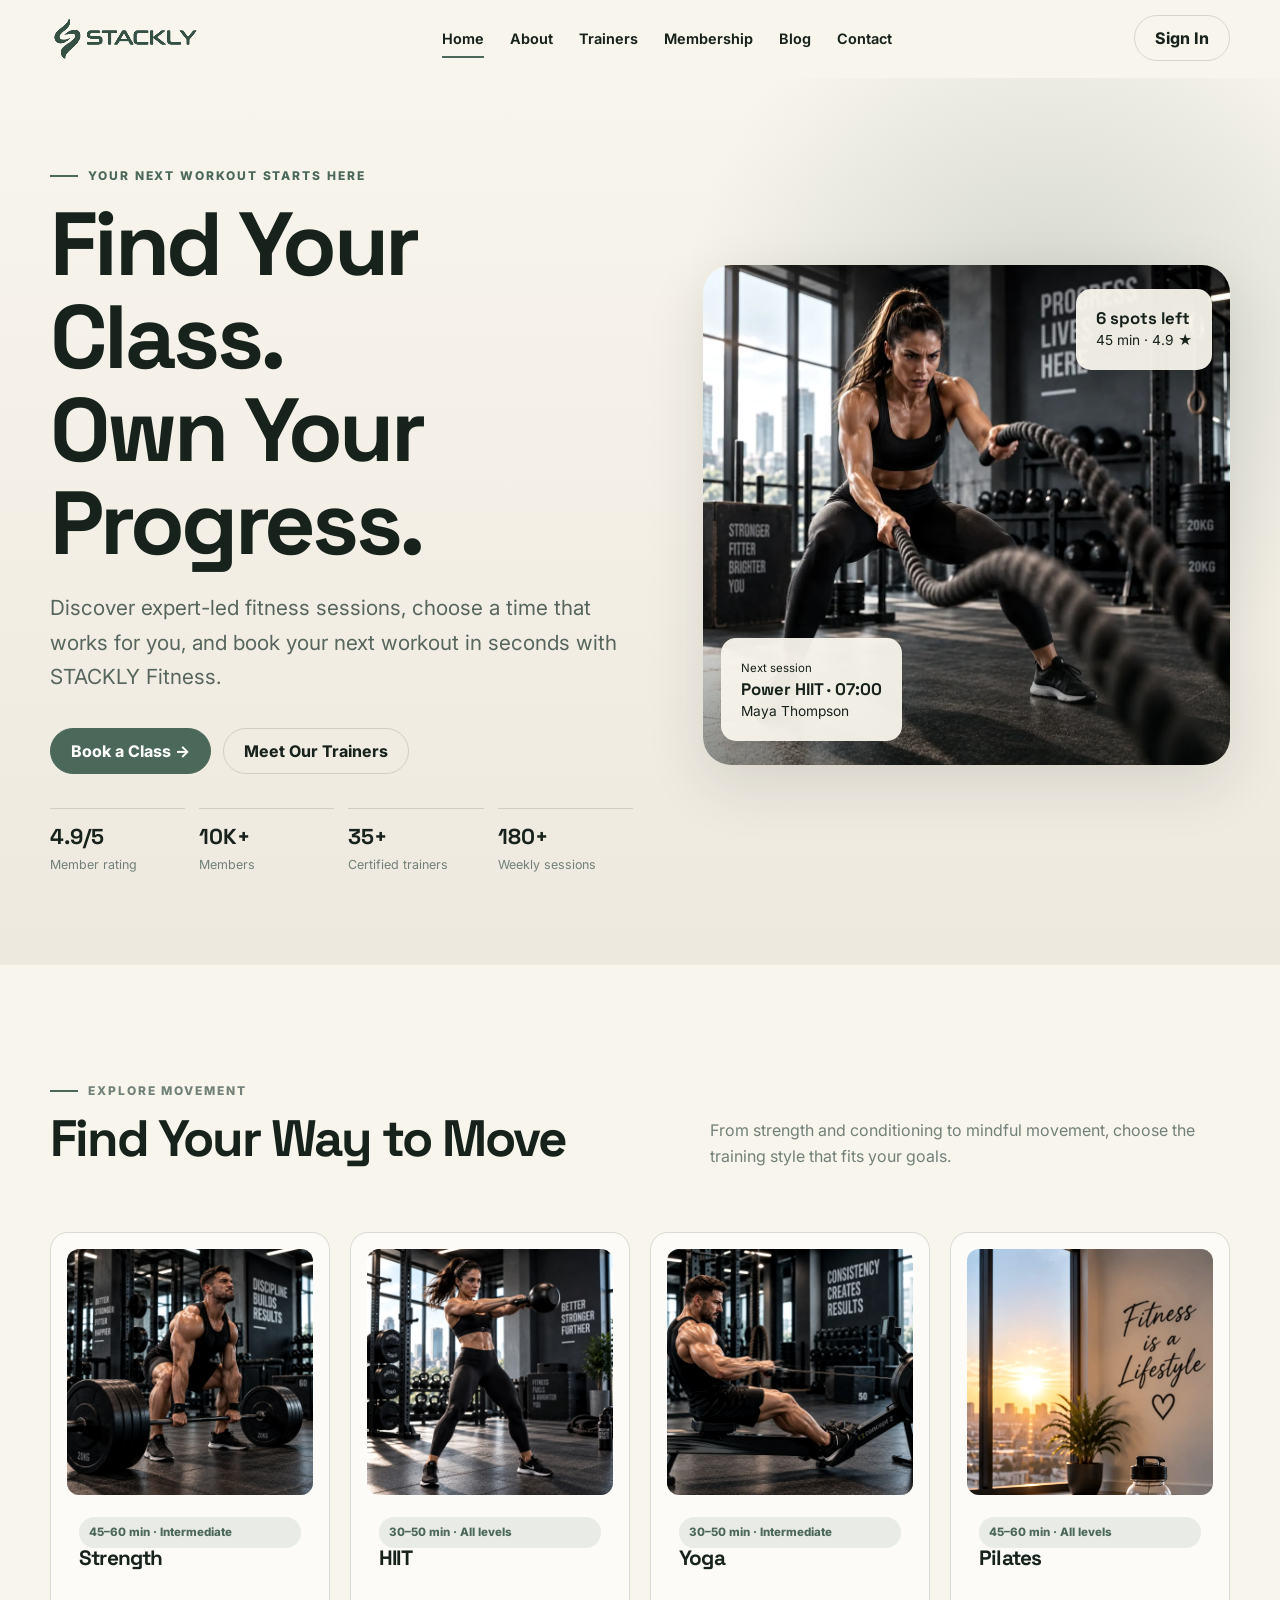
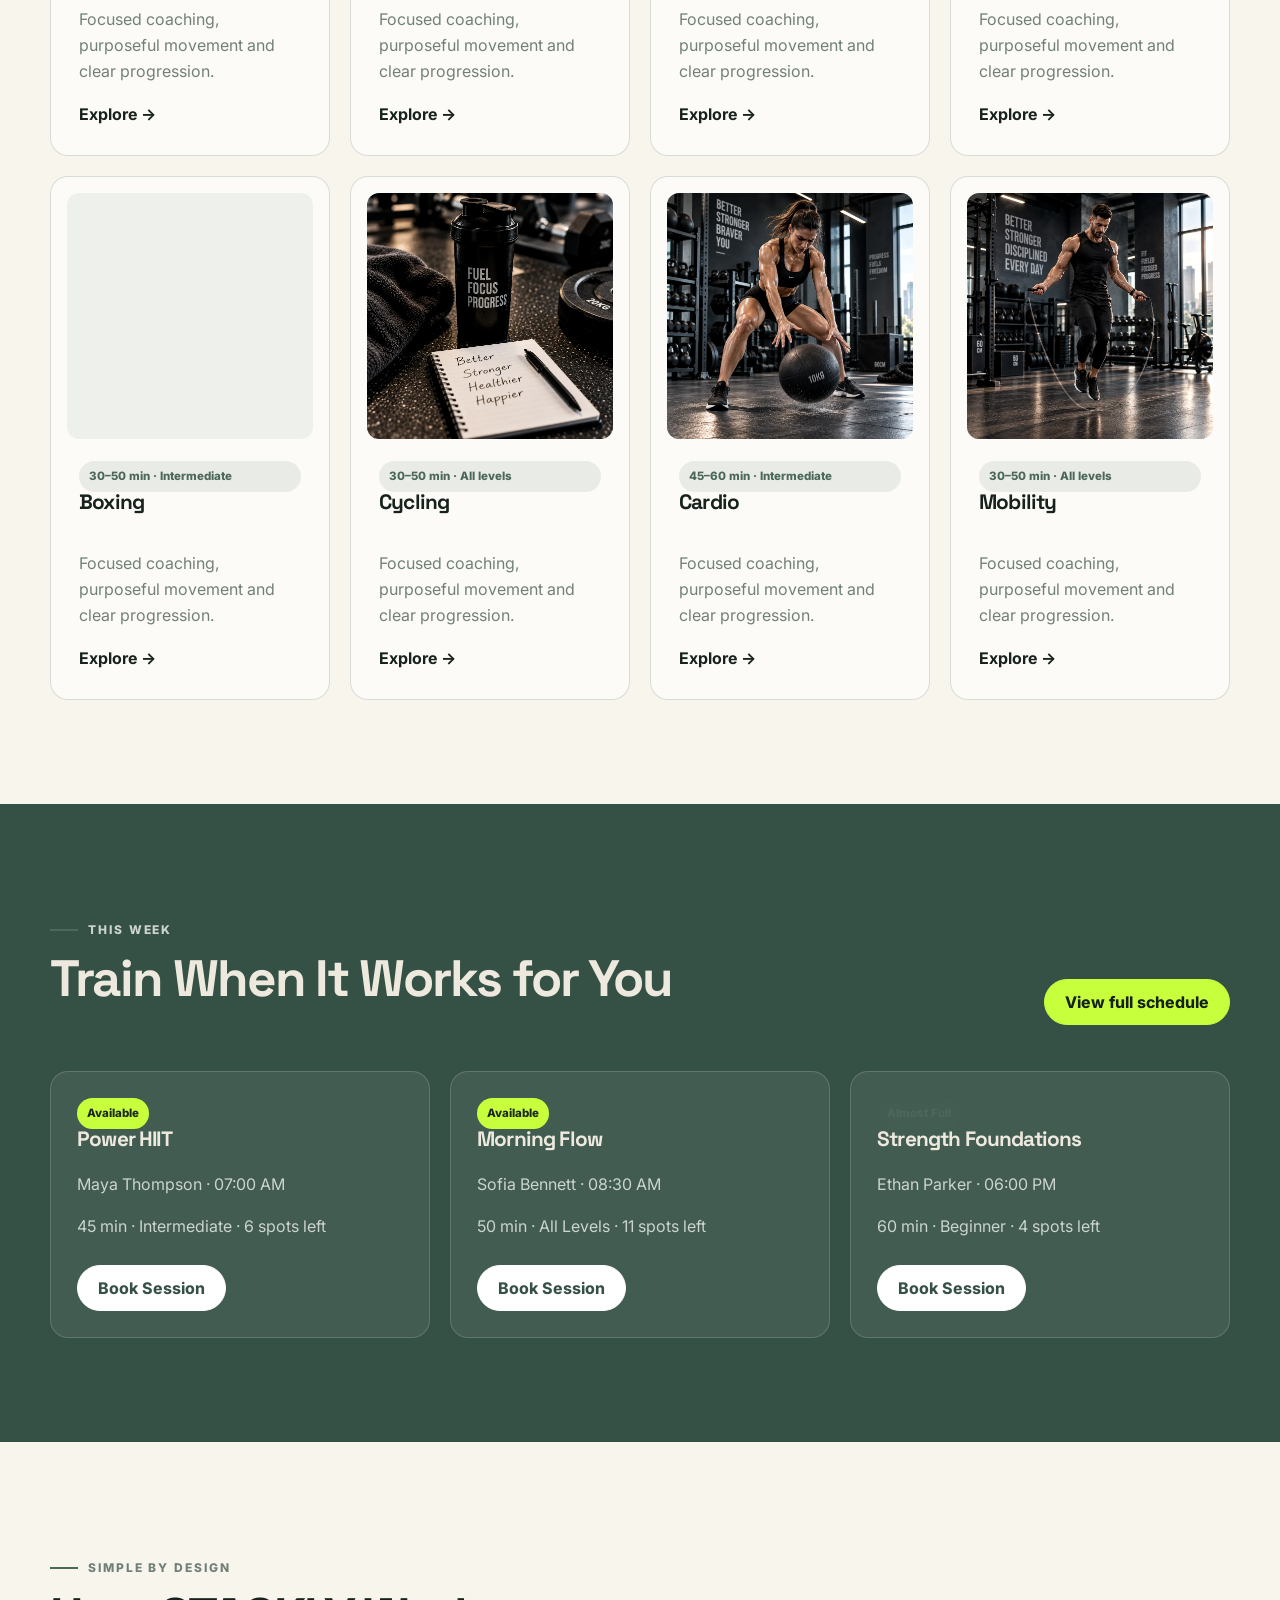
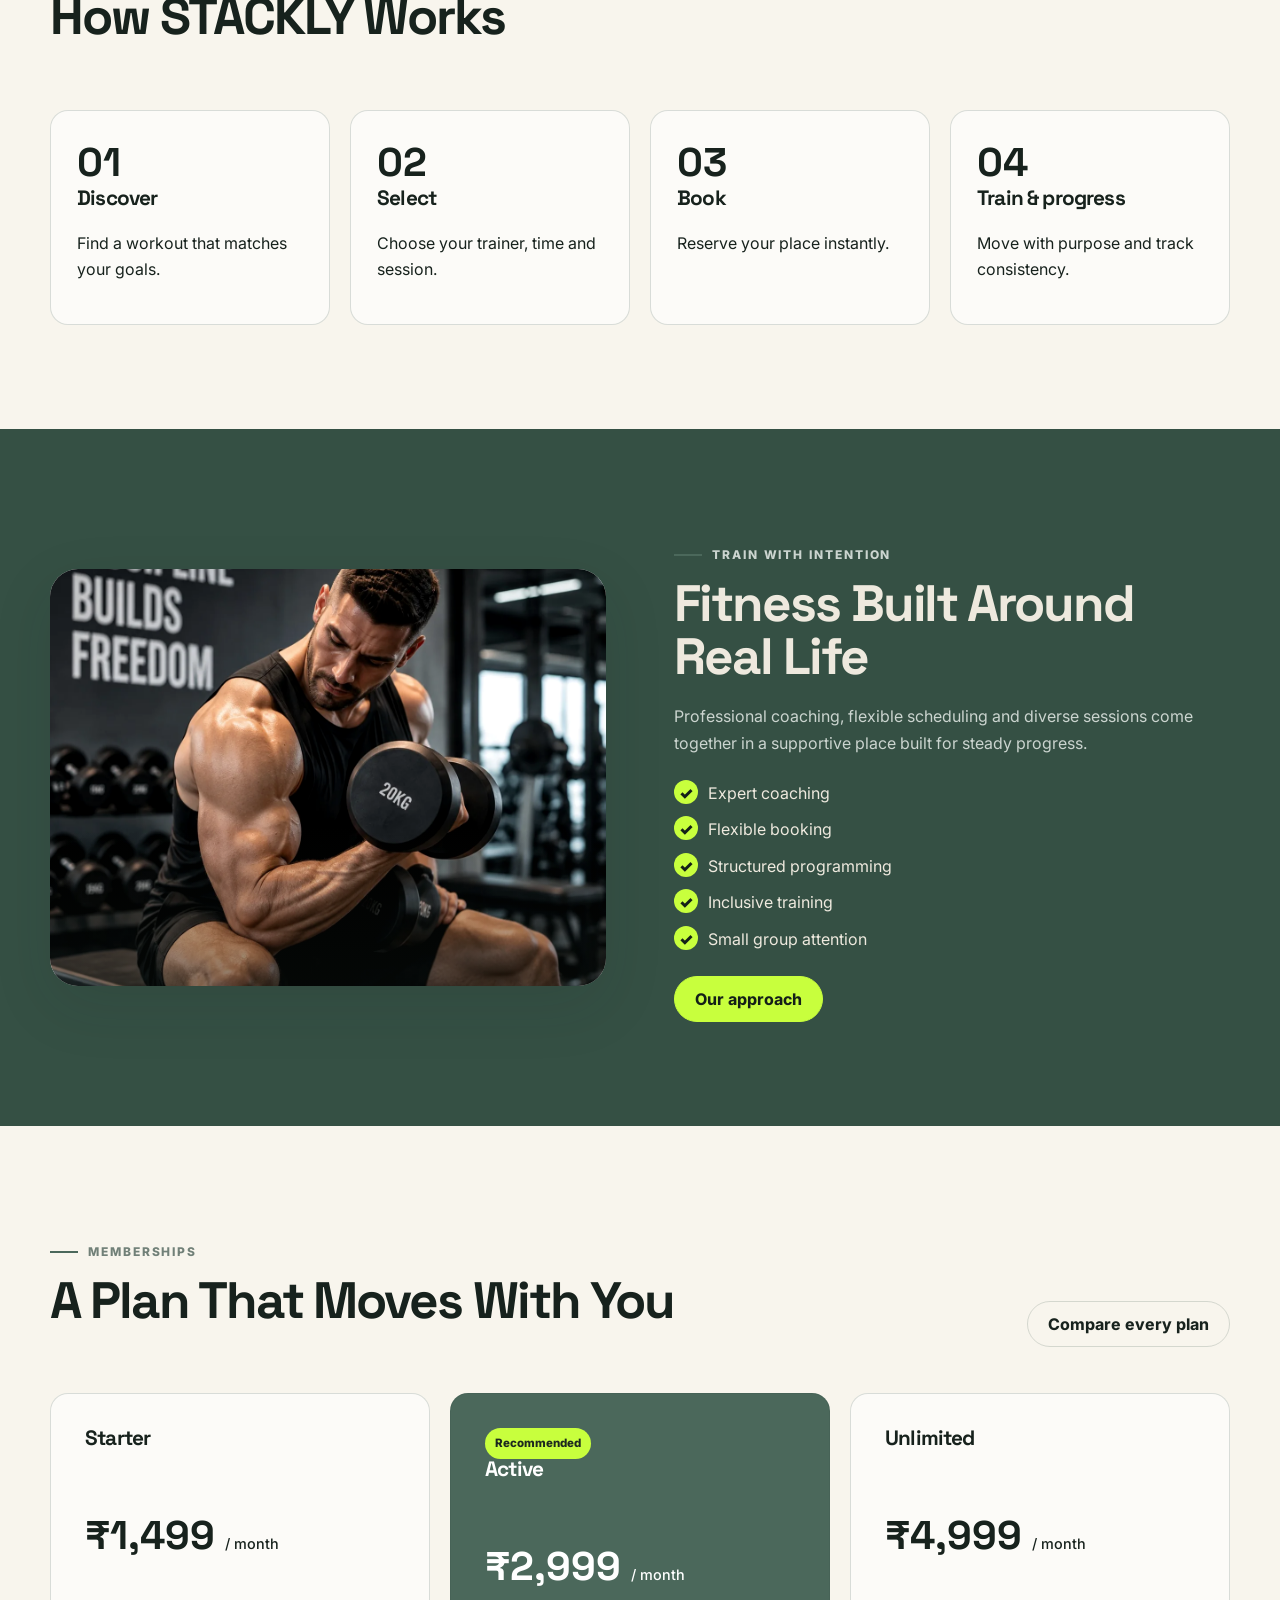
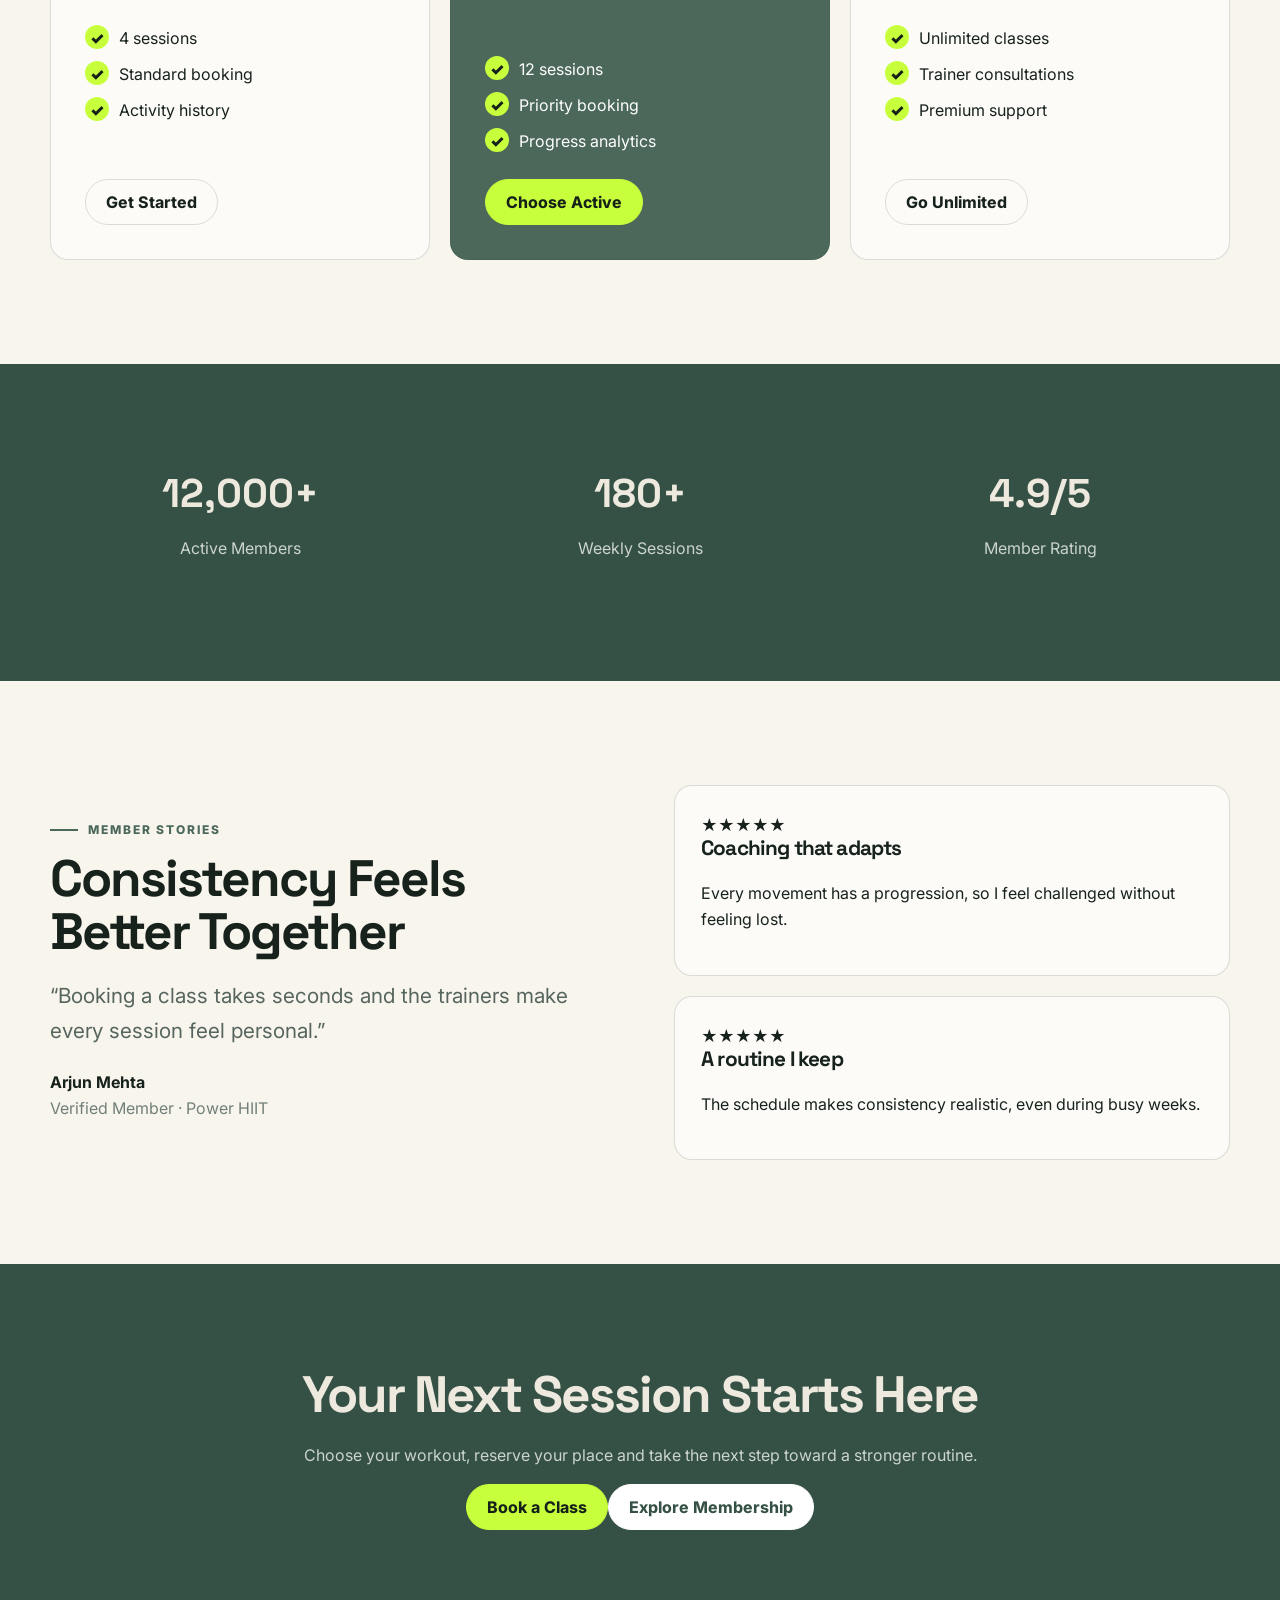
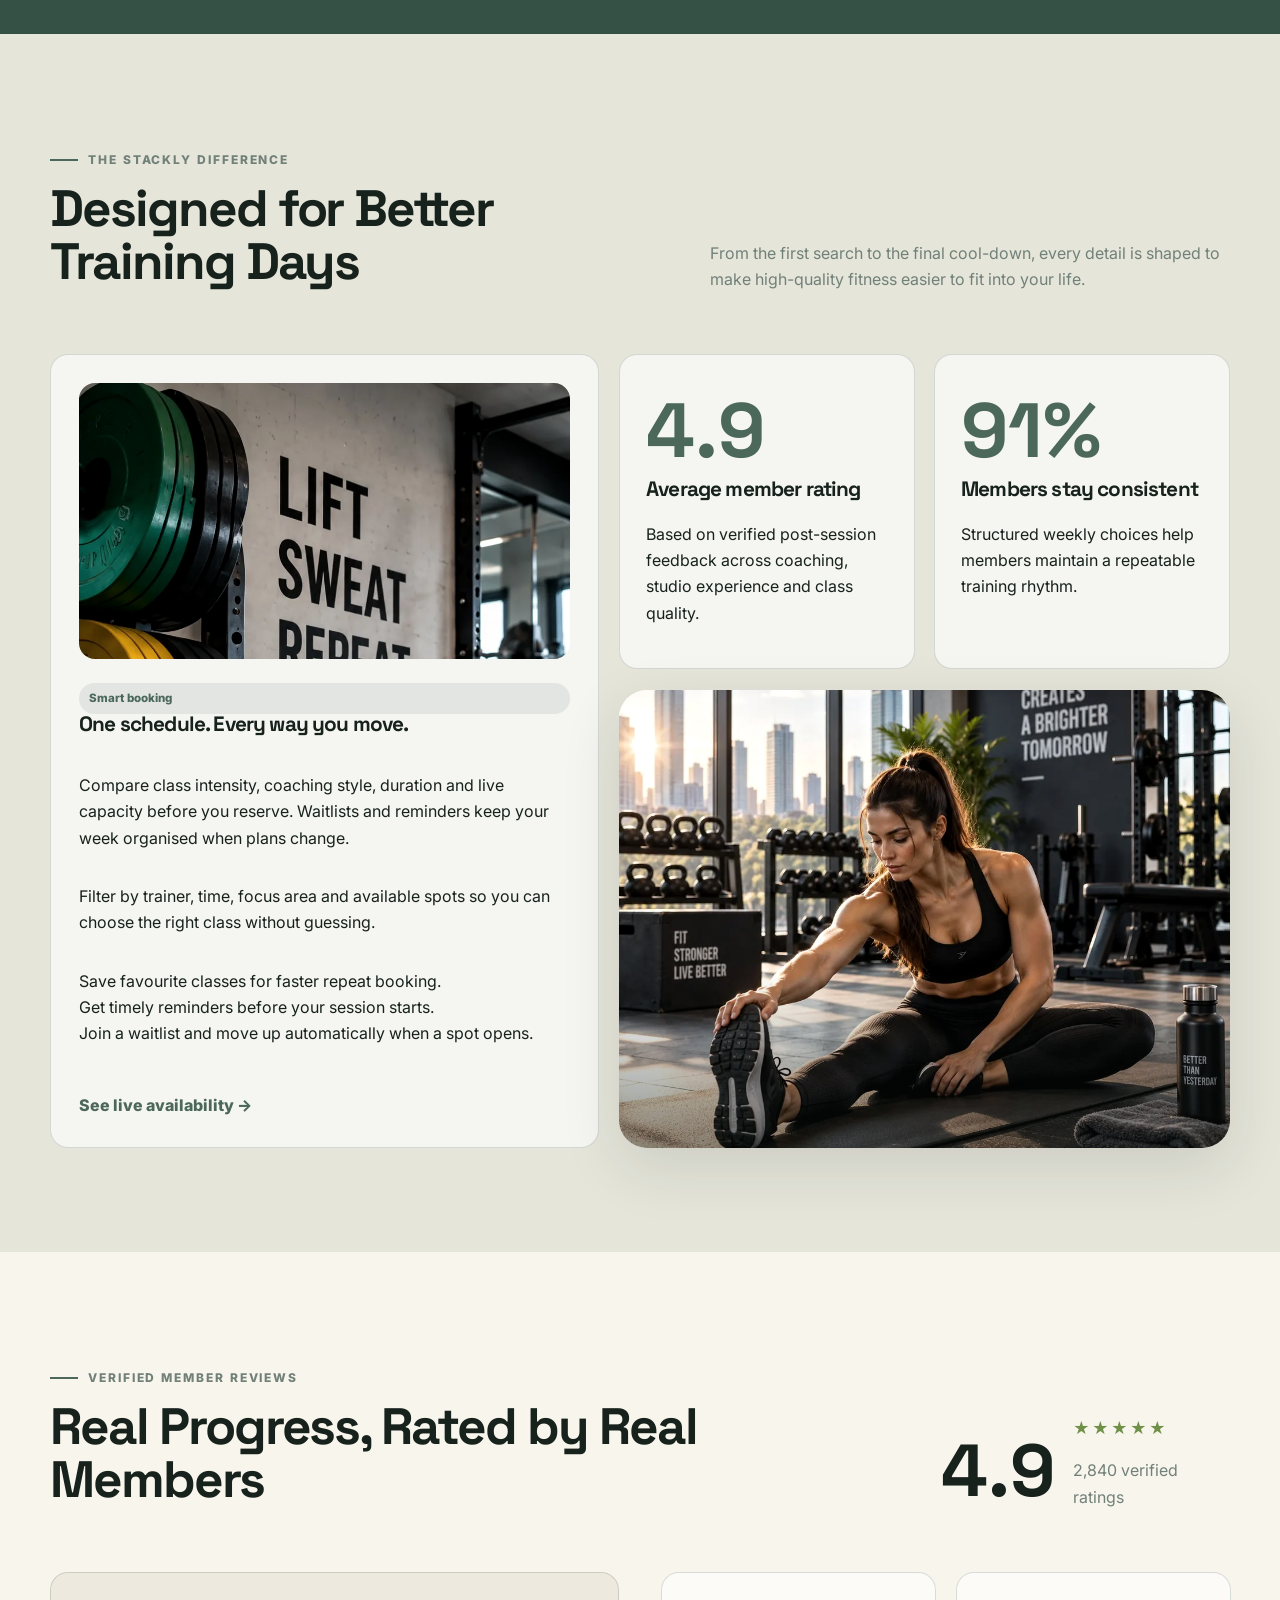
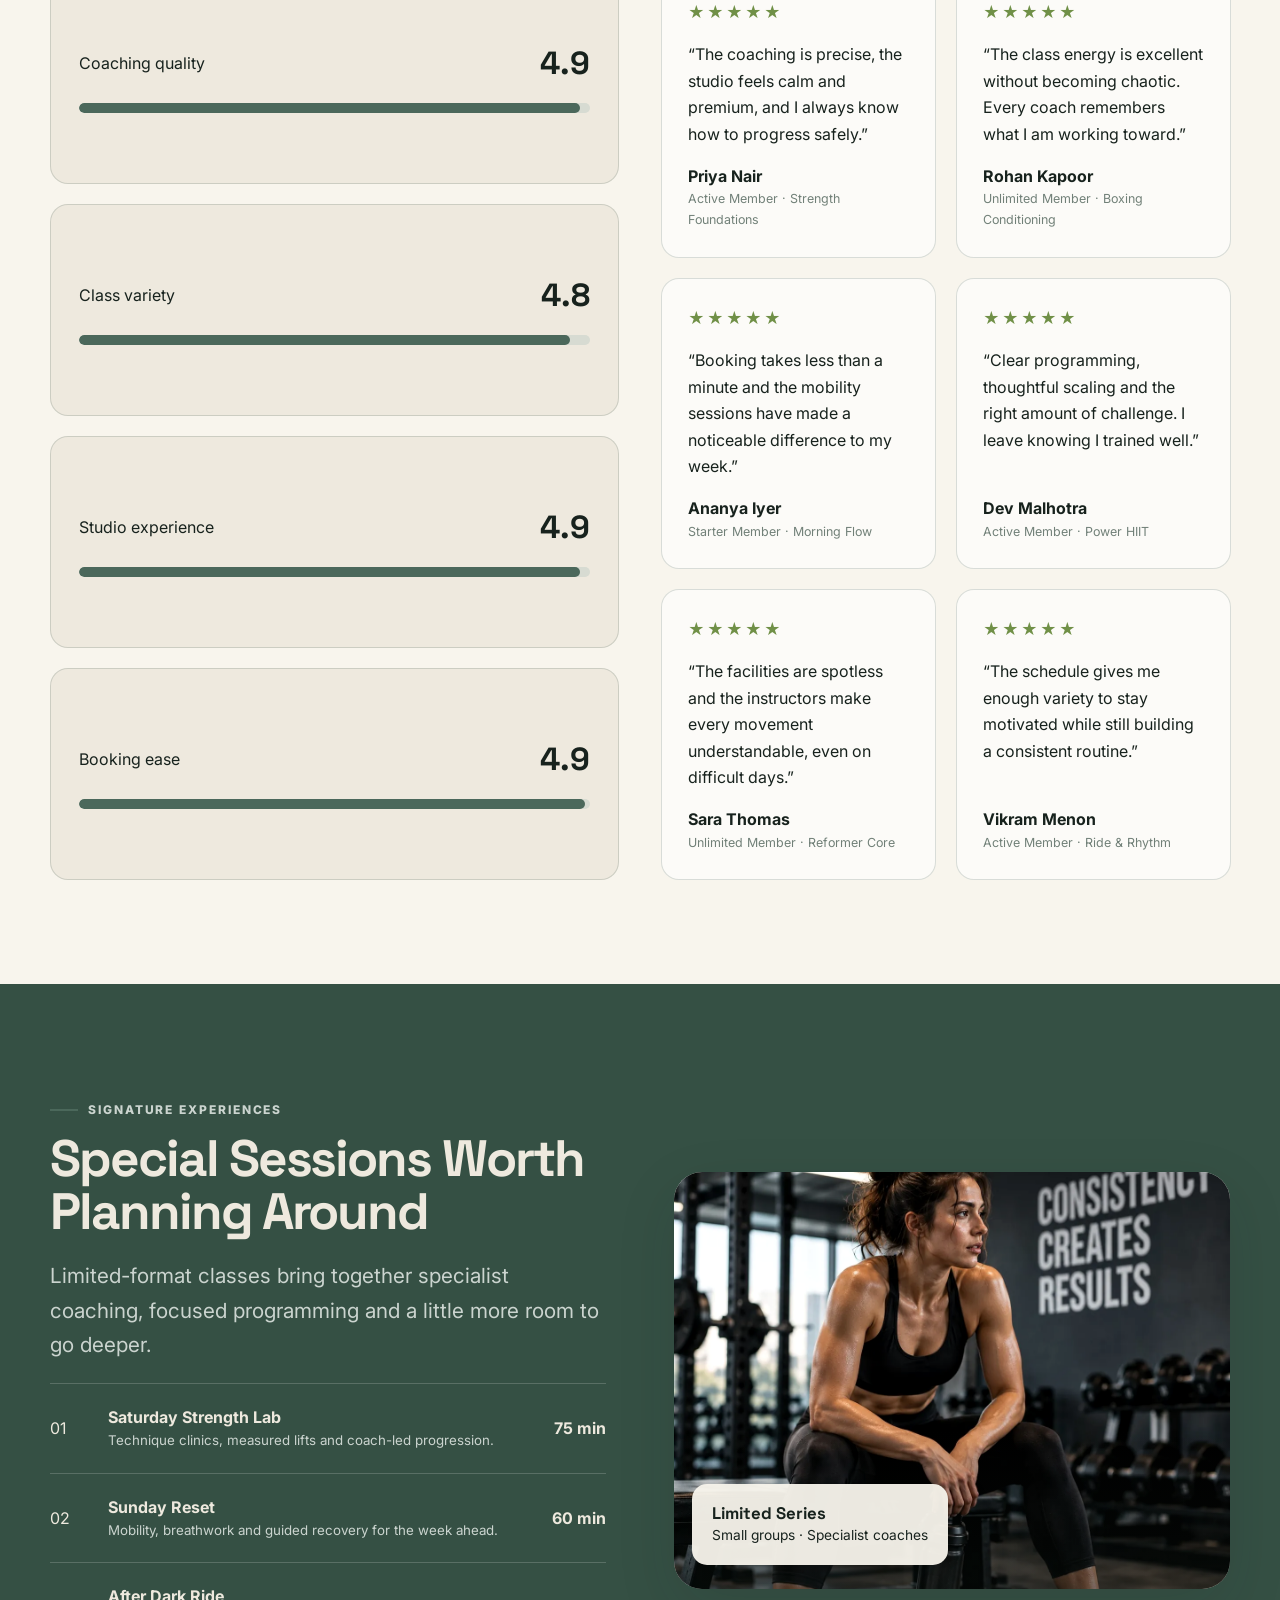
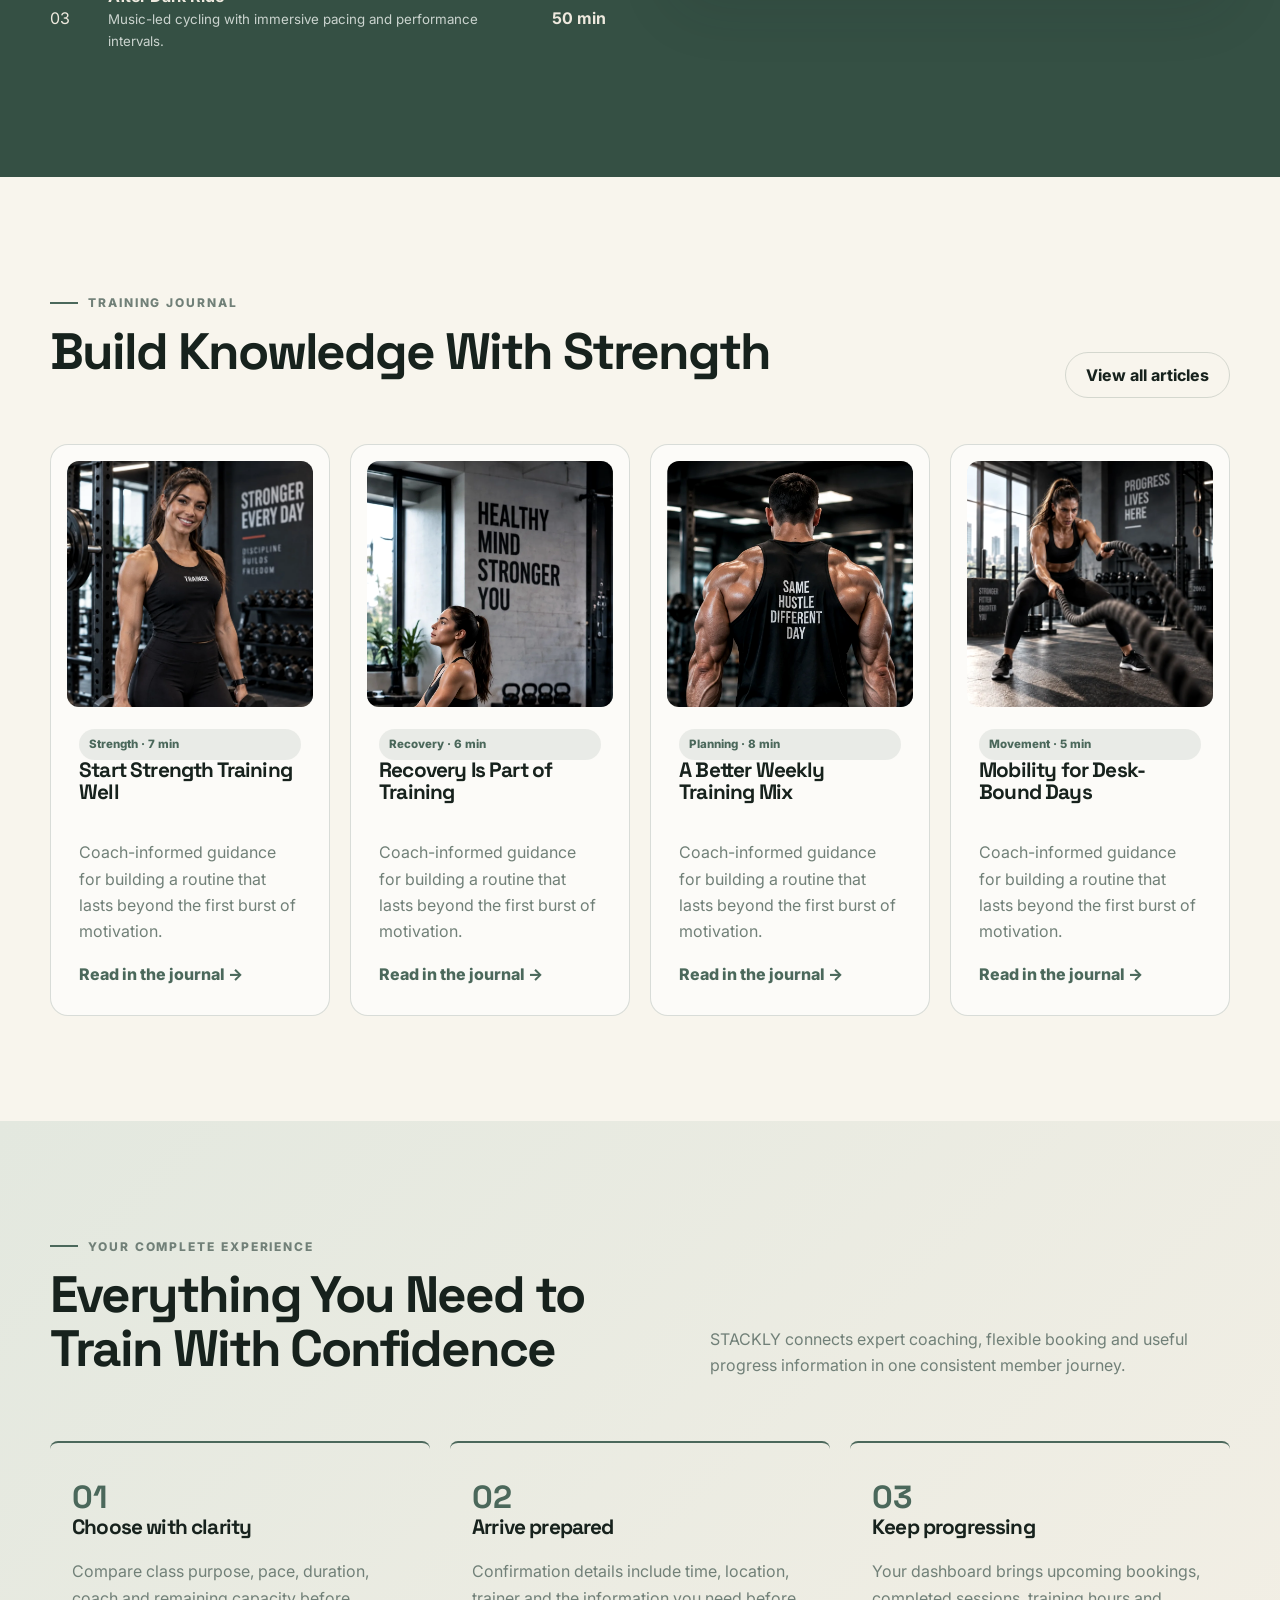
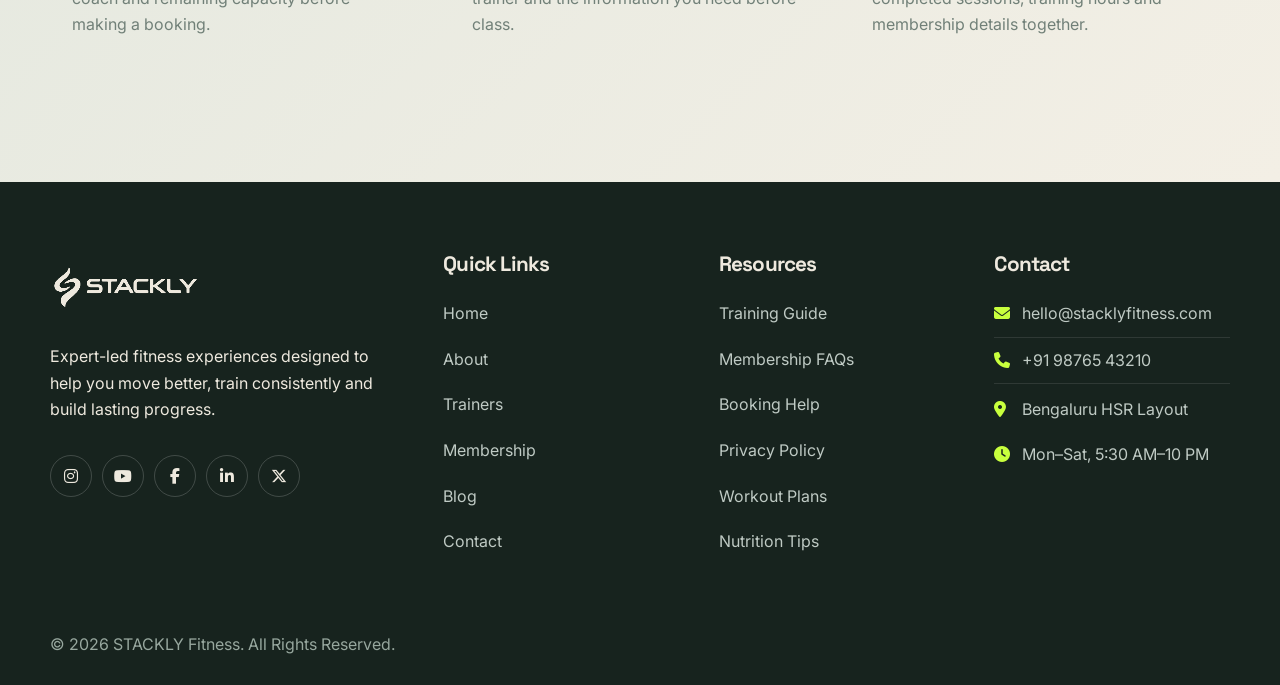
<file: index.html>
<!doctype html>
<html lang="en">
  <head>
    <meta charset="utf-8" />
    <meta name="viewport" content="width=device-width,initial-scale=1" />
    <title>STACKLY Fitness | Premium Fitness Class Booking</title>
    <meta
      name="description"
      content="Book expert-led fitness classes, discover professional trainers, manage your membership and build a stronger routine with STACKLY Fitness."
    />
    <meta
      property="og:title"
      content="STACKLY Fitness | Premium Fitness Class Booking"
    />
    <meta
      property="og:description"
      content="Book classes. Build strength. Become your best."
    />
    <link rel="icon" href="favicon.svg" />
    <link rel="preconnect" href="https://fonts.googleapis.com" />
    <link
      href="https://fonts.googleapis.com/css2?family=Inter:wght@400;600;700;800&family=Space+Grotesk:wght@500;700&display=swap"
      rel="stylesheet"
    />
    <link rel="stylesheet" href="assets/css/style.css" />
  </head>
  <body class="home-page">
    <div data-nav></div>
    <main id="main">
      <section class="hero">
        <div class="container hero-grid">
          <div>
            <p class="eyebrow">Your next workout starts here</p>
            <h1>Find Your Class.<br />Own Your Progress.</h1>
            <p class="lead">
              Discover expert-led fitness sessions, choose a time that works for
              you, and book your next workout in seconds with STACKLY Fitness.
            </p>
            <div class="buttons">
              <a class="btn btn-primary" href="404.html">Book a Class →</a
              ><a class="btn" href="404.html">Meet Our Trainers</a>
            </div>
            <div class="metrics">
              <div class="metric">
                <strong>4.9/5</strong><span>Member rating</span>
              </div>
              <div class="metric">
                <strong>10K+</strong><span>Members</span>
              </div>
              <div class="metric">
                <strong>35+</strong><span>Certified trainers</span>
              </div>
              <div class="metric">
                <strong>180+</strong><span>Weekly sessions</span>
              </div>
            </div>
          </div>
          <div
            class="media-slot"
            aria-label="Space reserved for fitness hero image"
          >
            <div class="floating float-a">
              <small>Next session</small><strong>Power HIIT · 07:00</strong>Maya
              Thompson
            </div>
            <div class="floating float-b">
              <strong>6 spots left</strong>45 min · 4.9 ★
            </div>
          </div>
        </div>
      </section>
      <section>
        <div class="container">
          <div class="section-head">
            <div>
              <p class="eyebrow">Explore movement</p>
              <h2>Find Your Way to Move</h2>
            </div>
            <p>
              From strength and conditioning to mindful movement, choose the
              training style that fits your goals.
            </p>
          </div>
          <div class="grid grid-4">
            <a class="card reveal" href="404.html"
              ><div class="mini">IMAGE SPACE</div>
              <span class="tag">45–60 min · Intermediate</span>
              <h3>Strength</h3>
              <p class="muted">
                Focused coaching, purposeful movement and clear progression.
              </p>
              <strong>Explore →</strong></a
            ><a class="card reveal" href="404.html"
              ><div class="mini">IMAGE SPACE</div>
              <span class="tag">30–50 min · All levels</span>
              <h3>HIIT</h3>
              <p class="muted">
                Focused coaching, purposeful movement and clear progression.
              </p>
              <strong>Explore →</strong></a
            ><a class="card reveal" href="404.html"
              ><div class="mini">IMAGE SPACE</div>
              <span class="tag">30–50 min · Intermediate</span>
              <h3>Yoga</h3>
              <p class="muted">
                Focused coaching, purposeful movement and clear progression.
              </p>
              <strong>Explore →</strong></a
            ><a class="card reveal" href="404.html"
              ><div class="mini">IMAGE SPACE</div>
              <span class="tag">45–60 min · All levels</span>
              <h3>Pilates</h3>
              <p class="muted">
                Focused coaching, purposeful movement and clear progression.
              </p>
              <strong>Explore →</strong></a
            ><a class="card reveal" href="404.html"
              ><div class="mini">IMAGE SPACE</div>
              <span class="tag">30–50 min · Intermediate</span>
              <h3>Boxing</h3>
              <p class="muted">
                Focused coaching, purposeful movement and clear progression.
              </p>
              <strong>Explore →</strong></a
            ><a class="card reveal" href="404.html"
              ><div class="mini">IMAGE SPACE</div>
              <span class="tag">30–50 min · All levels</span>
              <h3>Cycling</h3>
              <p class="muted">
                Focused coaching, purposeful movement and clear progression.
              </p>
              <strong>Explore →</strong></a
            ><a class="card reveal" href="404.html"
              ><div class="mini">IMAGE SPACE</div>
              <span class="tag">45–60 min · Intermediate</span>
              <h3>Cardio</h3>
              <p class="muted">
                Focused coaching, purposeful movement and clear progression.
              </p>
              <strong>Explore →</strong></a
            ><a class="card reveal" href="404.html"
              ><div class="mini">IMAGE SPACE</div>
              <span class="tag">30–50 min · All levels</span>
              <h3>Mobility</h3>
              <p class="muted">
                Focused coaching, purposeful movement and clear progression.
              </p>
              <strong>Explore →</strong></a
            >
          </div>
        </div>
      </section>
      <section class="dark-band home-schedule">
        <div class="container">
          <div class="section-head">
            <div>
              <p class="eyebrow">This week</p>
              <h2>Train When It Works for You</h2>
            </div>
            <a class="btn btn-accent" href="404.html"
              >View full schedule</a
            >
          </div>
          <div class="grid grid-3">
            <article class="card">
              <span class="pill lime">Available</span>
              <h3>Power HIIT</h3>
              <p>Maya Thompson · 07:00 AM</p>
              <p>45 min · Intermediate · 6 spots left</p>
              <a class="btn" href="404.html">Book Session</a>
            </article>
            <article class="card">
              <span class="pill lime">Available</span>
              <h3>Morning Flow</h3>
              <p>Sofia Bennett · 08:30 AM</p>
              <p>50 min · All Levels · 11 spots left</p>
              <a class="btn" href="404.html">Book Session</a>
            </article>
            <article class="card">
              <span class="pill">Almost Full</span>
              <h3>Strength Foundations</h3>
              <p>Ethan Parker · 06:00 PM</p>
              <p>60 min · Beginner · 4 spots left</p>
              <a class="btn" href="404.html">Book Session</a>
            </article>
          </div>
        </div>
      </section>
      <section>
        <div class="container">
          <div class="section-head">
            <div>
              <p class="eyebrow">Simple by design</p>
              <h2>How STACKLY Works</h2>
            </div>
          </div>
          <div class="grid grid-4">
            <div class="card reveal">
              <span class="price">01</span>
              <h3>Discover</h3>
              <p>Find a workout that matches your goals.</p>
            </div>
            <div class="card reveal">
              <span class="price">02</span>
              <h3>Select</h3>
              <p>Choose your trainer, time and session.</p>
            </div>
            <div class="card reveal">
              <span class="price">03</span>
              <h3>Book</h3>
              <p>Reserve your place instantly.</p>
            </div>
            <div class="card reveal">
              <span class="price">04</span>
              <h3>Train & progress</h3>
              <p>Move with purpose and track consistency.</p>
            </div>
          </div>
        </div>
      </section>
      <section class="dark-band">
        <div class="container split">
          <div
            class="media-slot"
            aria-label="Space reserved for coaching image"
          ></div>
          <div>
            <p class="eyebrow">Train with intention</p>
            <h2>Fitness Built Around Real Life</h2>
            <p>
              Professional coaching, flexible scheduling and diverse sessions
              come together in a supportive place built for steady progress.
            </p>
            <ul class="list">
              <li>Expert coaching</li>
              <li>Flexible booking</li>
              <li>Structured programming</li>
              <li>Inclusive training</li>
              <li>Small group attention</li>
            </ul>
            <a class="btn btn-accent" href="404.html">Our approach</a>
          </div>
        </div>
      </section>
      <section>
        <div class="container">
          <div class="section-head">
            <div>
              <p class="eyebrow">Memberships</p>
              <h2>A Plan That Moves With You</h2>
            </div>
            <a class="btn" href="404.html">Compare every plan</a>
          </div>
          <div class="grid grid-3 pricing">
            <article class="card">
              <h3>Starter</h3>
              <p class="price">₹1,499 <small>/ month</small></p>
              <ul class="list">
                <li>4 sessions</li>
                <li>Standard booking</li>
                <li>Activity history</li>
              </ul>
              <a class="btn" href="404.html">Get Started</a>
            </article>
            <article class="card featured">
              <span class="pill lime">Recommended</span>
              <h3>Active</h3>
              <p class="price">₹2,999 <small>/ month</small></p>
              <ul class="list">
                <li>12 sessions</li>
                <li>Priority booking</li>
                <li>Progress analytics</li>
              </ul>
              <a class="btn btn-accent" href="404.html">Choose Active</a>
            </article>
            <article class="card">
              <h3>Unlimited</h3>
              <p class="price">₹4,999 <small>/ month</small></p>
              <ul class="list">
                <li>Unlimited classes</li>
                <li>Trainer consultations</li>
                <li>Premium support</li>
              </ul>
              <a class="btn" href="404.html">Go Unlimited</a>
            </article>
          </div>
        </div>
      </section>
      <section class="dark-band">
        <div class="container">
          <div class="grid grid-3 center member-statistics">
            <div>
              <strong class="price" data-count="12000" data-suffix="+"
                >0</strong
              >
              <p>Active Members</p>
            </div>
            <div>
              <strong class="price" data-count="180" data-suffix="+">0</strong>
              <p>Weekly Sessions</p>
            </div>
            <div>
              <strong class="price">4.9/5</strong>
              <p>Member Rating</p>
            </div>
          </div>
        </div>
      </section>
      <section>
        <div class="container split">
          <div>
            <p class="eyebrow">Member stories</p>
            <h2>Consistency Feels Better Together</h2>
            <p class="lead">
              “Booking a class takes seconds and the trainers make every session
              feel personal.”
            </p>
            <p>
              <strong>Arjun Mehta</strong><br /><span class="muted"
                >Verified Member · Power HIIT</span
              >
            </p>
          </div>
          <div class="grid">
            <div class="card">
              ★★★★★
              <h3>Coaching that adapts</h3>
              <p>
                Every movement has a progression, so I feel challenged without
                feeling lost.
              </p>
            </div>
            <div class="card">
              ★★★★★
              <h3>A routine I keep</h3>
              <p>
                The schedule makes consistency realistic, even during busy
                weeks.
              </p>
            </div>
          </div>
        </div>
      </section>
      <section class="dark-band">
        <div class="container center">
          <h2>Your Next Session Starts Here</h2>
          <p>
            Choose your workout, reserve your place and take the next step
            toward a stronger routine.
          </p>
          <div class="buttons">
            <a class="btn btn-accent" href="404.html">Book a Class</a
            ><a class="btn btn-light" href="404.html">Explore Membership</a>
          </div>
        </div>
      </section>
      <div data-expanded="2026-09-15">
        <section class="feature-band">
          <div class="container">
            <div class="section-head">
              <div>
                <p class="eyebrow">The STACKLY difference</p>
                <h2>Designed for Better Training Days</h2>
              </div>
              <p>
                From the first search to the final cool-down, every detail is
                shaped to make high-quality fitness easier to fit into your
                life.
              </p>
            </div>
            <div class="bento">
              <article class="card bento-wide">
                <div
                  class="mini smart-booking-media"
                  aria-label="Space reserved for smart booking image"
                ></div>
                <span class="tag">Smart booking</span>
                <h3>One schedule. Every way you move.</h3>
                <p>
                  Compare class intensity, coaching style, duration and live
                  capacity before you reserve. Waitlists and reminders keep your
                  week organised when plans change.
                </p>
                <p>
                  Filter by trainer, time, focus area and available spots so you
                  can choose the right class without guessing.
                </p>
                <p>
                  Save favourite classes for faster repeat booking.<br />
                  Get timely reminders before your session starts.<br />
                  Join a waitlist and move up automatically when a spot opens.
                </p>
                <a class="text-link" href="404.html"
                  >See live availability →</a
                >
              </article>
              <article class="card">
                <span class="score">4.9</span>
                <h3>Average member rating</h3>
                <p>
                  Based on verified post-session feedback across coaching,
                  studio experience and class quality.
                </p>
              </article>
              <article class="card">
                <span class="score">91%</span>
                <h3>Members stay consistent</h3>
                <p>
                  Structured weekly choices help members maintain a repeatable
                  training rhythm.
                </p>
              </article>
              <div
                class="media-slot bento-media"
                aria-label="Space reserved for premium group fitness image"
              ></div>
            </div>
          </div>
        </section>
        <section class="review-section">
          <div class="container">
            <div class="section-head">
              <div>
                <p class="eyebrow">Verified member reviews</p>
                <h2>Real Progress, Rated by Real Members</h2>
              </div>
              <div class="rating-summary">
                <strong>4.9</strong>
                <div>
                  <span class="stars">★★★★★</span>
                  <p>2,840 verified ratings</p>
                </div>
              </div>
            </div>
            <div class="rating-layout">
              <div class="rating-bars">
                <div class="rating-row">
                  <span>Coaching quality</span>
                  <div class="bar"><i style="width: 98%"></i></div>
                  <strong>4.9</strong>
                </div>
                <div class="rating-row">
                  <span>Class variety</span>
                  <div class="bar"><i style="width: 96%"></i></div>
                  <strong>4.8</strong>
                </div>
                <div class="rating-row">
                  <span>Studio experience</span>
                  <div class="bar"><i style="width: 98%"></i></div>
                  <strong>4.9</strong>
                </div>
                <div class="rating-row">
                  <span>Booking ease</span>
                  <div class="bar"><i style="width: 99%"></i></div>
                  <strong>4.9</strong>
                </div>
              </div>
              <div class="grid grid-3">
                <article class="card review-card">
                  <span class="stars">★★★★★</span>
                  <p>
                    “The coaching is precise, the studio feels calm and premium,
                    and I always know how to progress safely.”
                  </p>
                  <footer>
                    <strong>Priya Nair</strong
                    ><span>Active Member · Strength Foundations</span>
                  </footer>
                </article>
                <article class="card review-card">
                  <span class="stars">★★★★★</span>
                  <p>
                    “The class energy is excellent without becoming chaotic.
                    Every coach remembers what I am working toward.”
                  </p>
                  <footer>
                    <strong>Rohan Kapoor</strong
                    ><span>Unlimited Member · Boxing Conditioning</span>
                  </footer>
                </article>
                <article class="card review-card">
                  <span class="stars">★★★★★</span>
                  <p>
                    “Booking takes less than a minute and the mobility sessions
                    have made a noticeable difference to my week.”
                  </p>
                  <footer>
                    <strong>Ananya Iyer</strong
                    ><span>Starter Member · Morning Flow</span>
                  </footer>
                </article>
                <article class="card review-card">
                  <span class="stars">★★★★★</span>
                  <p>
                    “Clear programming, thoughtful scaling and the right amount
                    of challenge. I leave knowing I trained well.”
                  </p>
                  <footer>
                    <strong>Dev Malhotra</strong
                    ><span>Active Member · Power HIIT</span>
                  </footer>
                </article>
                <article class="card review-card">
                  <span class="stars">★★★★★</span>
                  <p>
                    “The facilities are spotless and the instructors make every
                    movement understandable, even on difficult days.”
                  </p>
                  <footer>
                    <strong>Sara Thomas</strong
                    ><span>Unlimited Member · Reformer Core</span>
                  </footer>
                </article>
                <article class="card review-card">
                  <span class="stars">★★★★★</span>
                  <p>
                    “The schedule gives me enough variety to stay motivated
                    while still building a consistent routine.”
                  </p>
                  <footer>
                    <strong>Vikram Menon</strong
                    ><span>Active Member · Ride & Rhythm</span>
                  </footer>
                </article>
              </div>
            </div>
          </div>
        </section>
        <section class="dark-band">
          <div class="container split">
            <div>
              <p class="eyebrow">Signature experiences</p>
              <h2>Special Sessions Worth Planning Around</h2>
              <p class="lead">
                Limited-format classes bring together specialist coaching,
                focused programming and a little more room to go deeper.
              </p>
              <div class="stack-list">
                <a href="404.html"
                  ><span>01</span>
                  <div>
                    <strong>Saturday Strength Lab</strong
                    ><small
                      >Technique clinics, measured lifts and coach-led
                      progression.</small
                    >
                  </div>
                  <b>75 min</b></a
                ><a href="404.html"
                  ><span>02</span>
                  <div>
                    <strong>Sunday Reset</strong
                    ><small
                      >Mobility, breathwork and guided recovery for the week
                      ahead.</small
                    >
                  </div>
                  <b>60 min</b></a
                ><a href="404.html"
                  ><span>03</span>
                  <div>
                    <strong>After Dark Ride</strong
                    ><small
                      >Music-led cycling with immersive pacing and performance
                      intervals.</small
                    >
                  </div>
                  <b>50 min</b></a
                >
              </div>
            </div>
            <div
              class="media-slot signature-session-media"
              aria-label="Space reserved for signature class image"
            >
              <div class="floating float-a">
                <strong>Limited Series</strong>Small groups · Specialist coaches
              </div>
            </div>
          </div>
        </section>
        <section>
          <div class="container">
            <div class="section-head">
              <div>
                <p class="eyebrow">Training journal</p>
                <h2>Build Knowledge With Strength</h2>
              </div>
              <a class="btn" href="404.html">View all articles</a>
            </div>
            <div class="grid grid-4">
              <article class="card">
                <div class="mini">IMAGE SPACE</div>
                <span class="tag">Strength · 7 min</span>
                <h3>Start Strength Training Well</h3>
                <p class="muted">
                  Coach-informed guidance for building a routine that lasts
                  beyond the first burst of motivation.
                </p>
                <a class="text-link" href="404.html">Read in the journal →</a>
              </article>
              <article class="card">
                <div class="mini">IMAGE SPACE</div>
                <span class="tag">Recovery · 6 min</span>
                <h3>Recovery Is Part of Training</h3>
                <p class="muted">
                  Coach-informed guidance for building a routine that lasts
                  beyond the first burst of motivation.
                </p>
                <a class="text-link" href="404.html">Read in the journal →</a>
              </article>
              <article class="card">
                <div class="mini">IMAGE SPACE</div>
                <span class="tag">Planning · 8 min</span>
                <h3>A Better Weekly Training Mix</h3>
                <p class="muted">
                  Coach-informed guidance for building a routine that lasts
                  beyond the first burst of motivation.
                </p>
                <a class="text-link" href="404.html">Read in the journal →</a>
              </article>
              <article class="card">
                <div class="mini">IMAGE SPACE</div>
                <span class="tag">Movement · 5 min</span>
                <h3>Mobility for Desk-Bound Days</h3>
                <p class="muted">
                  Coach-informed guidance for building a routine that lasts
                  beyond the first burst of motivation.
                </p>
                <a class="text-link" href="404.html">Read in the journal →</a>
              </article>
            </div>
          </div>
        </section>
      </div>
    </main>
    <div data-footer></div>
    <script src="assets/js/main.js"></script>
  </body>
</html>
</file>
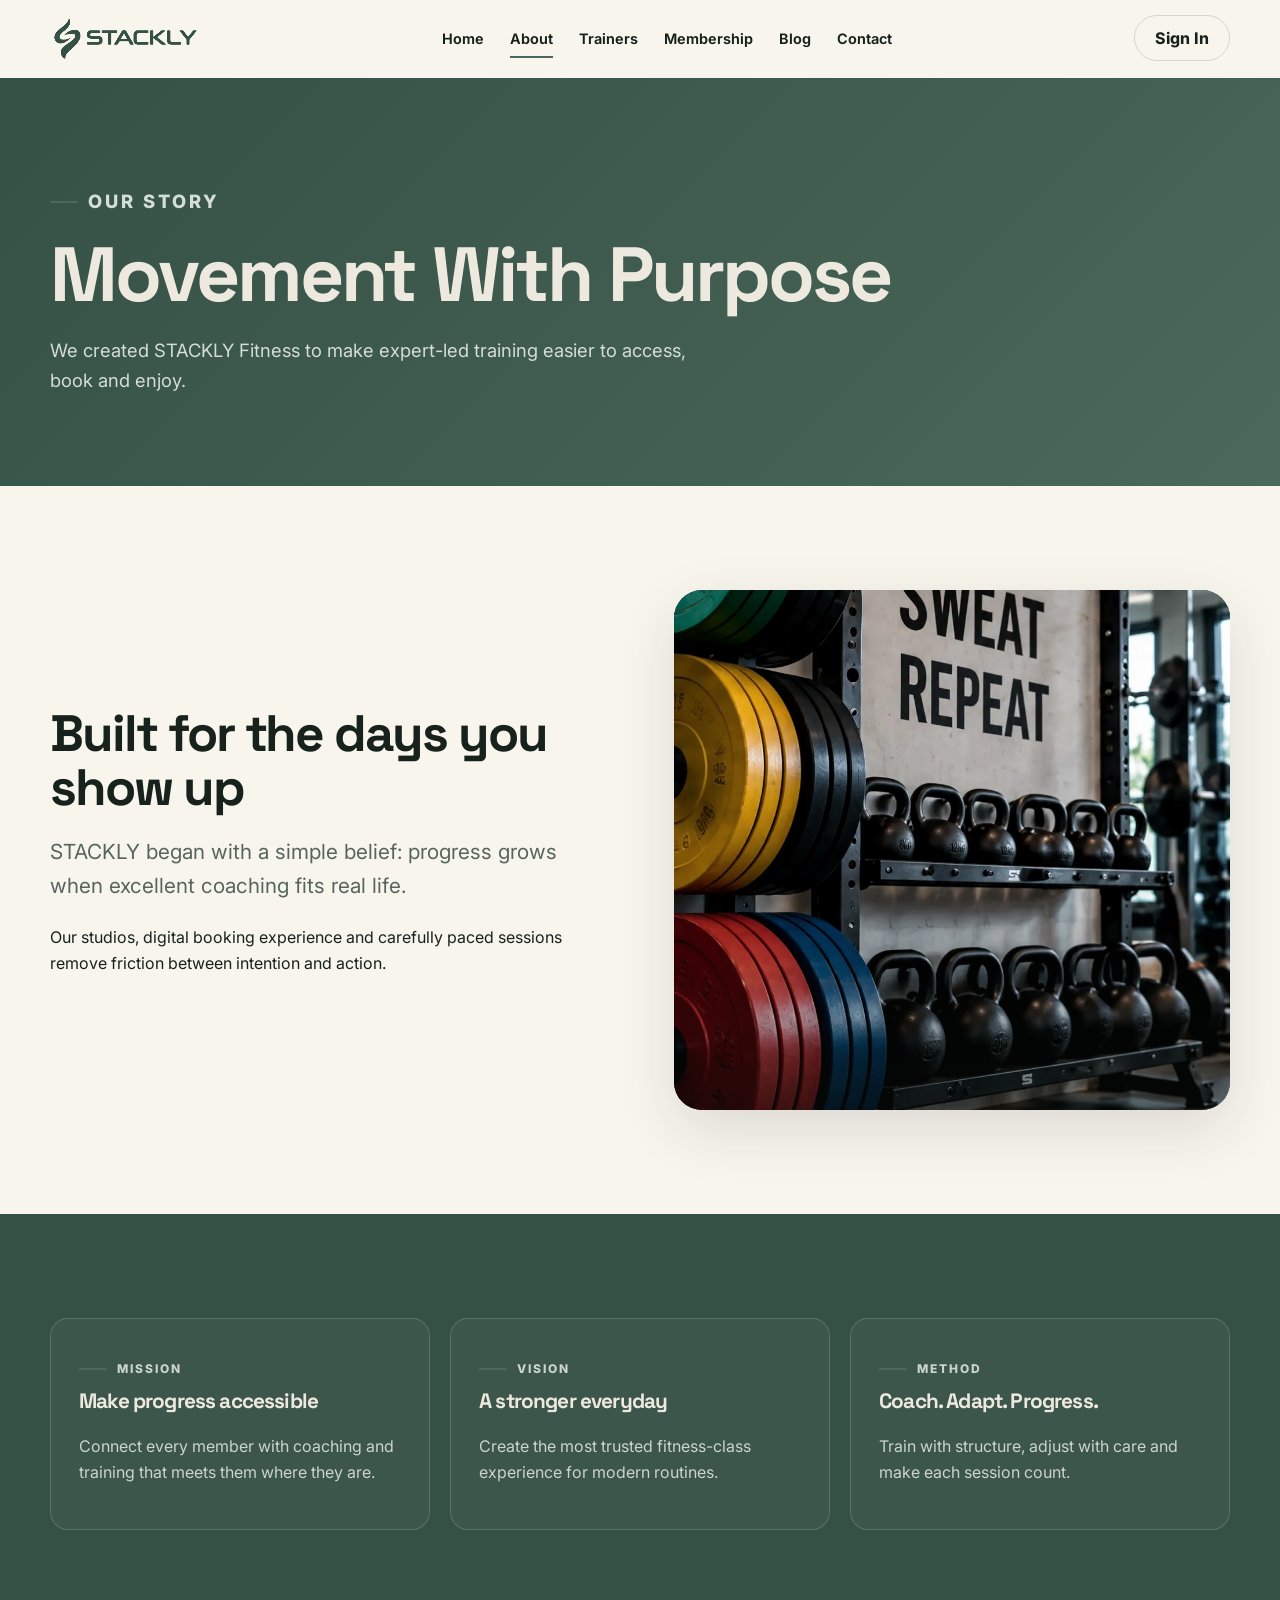
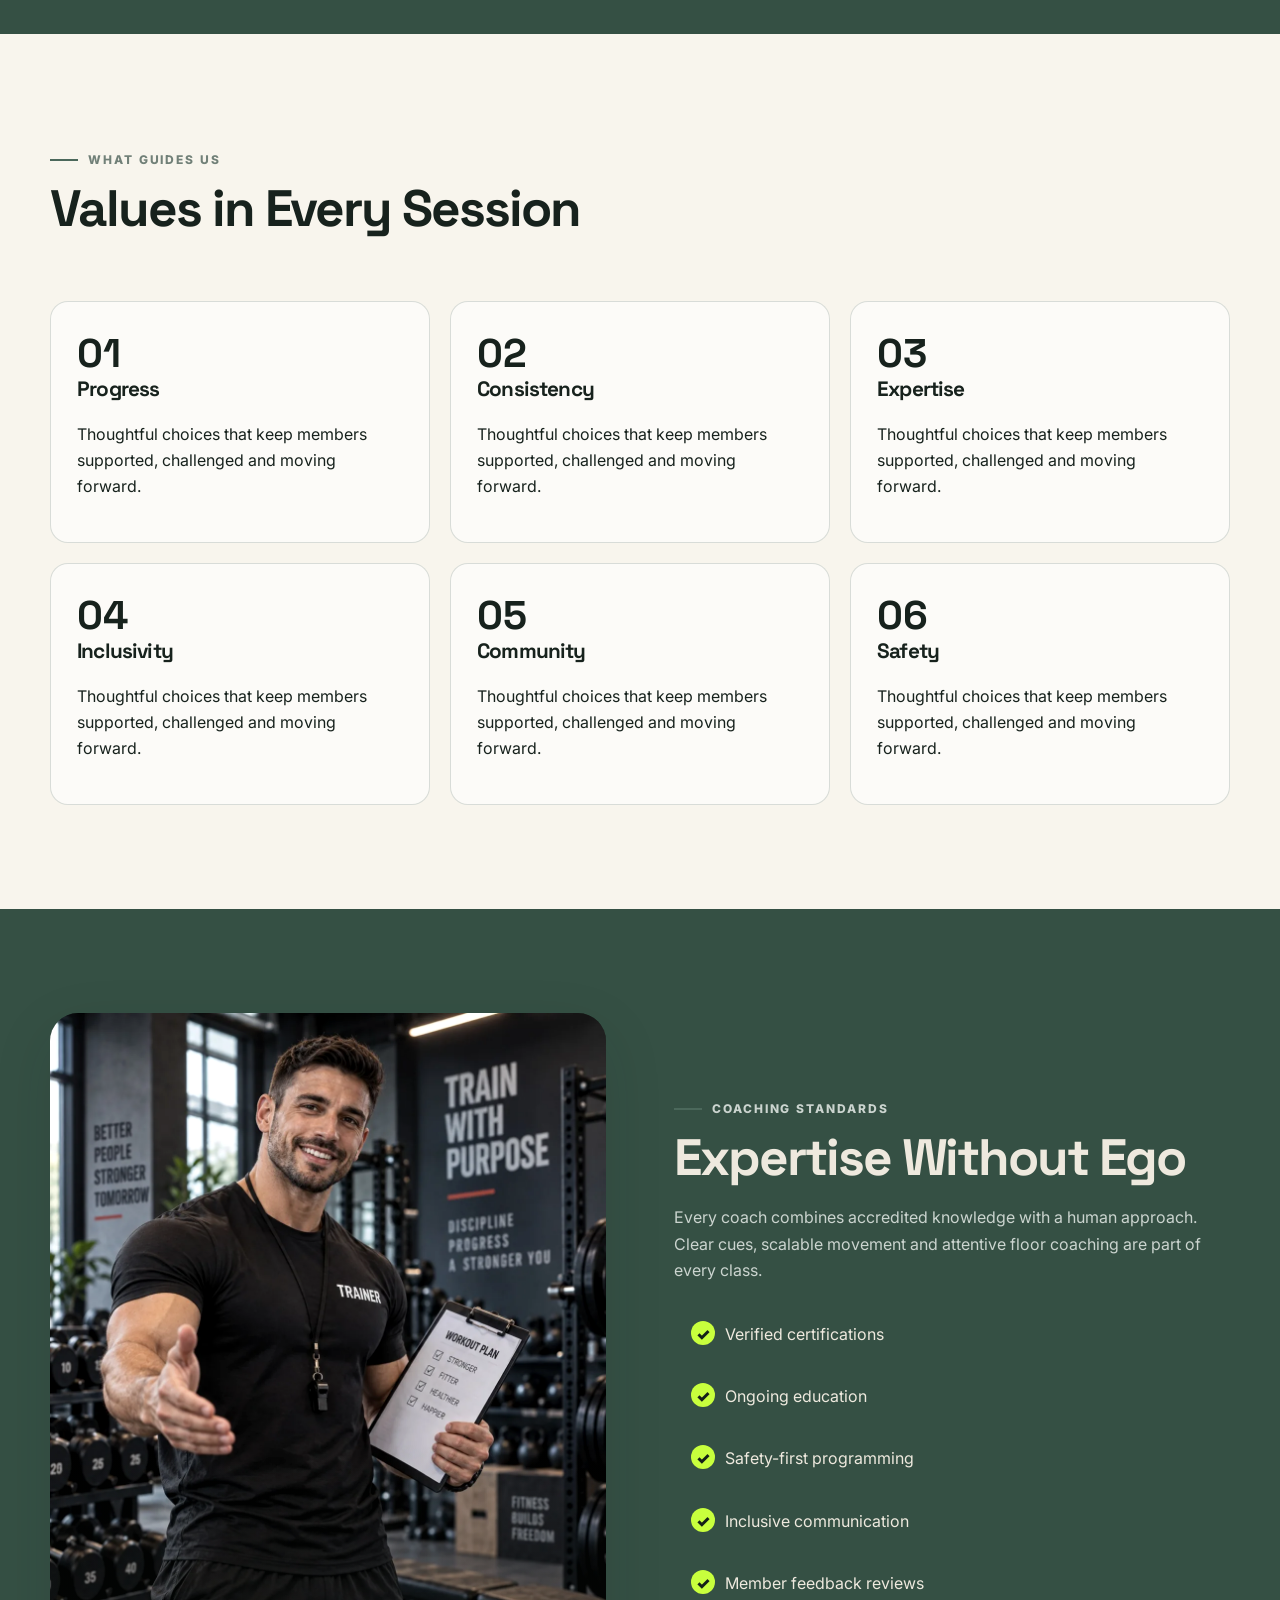
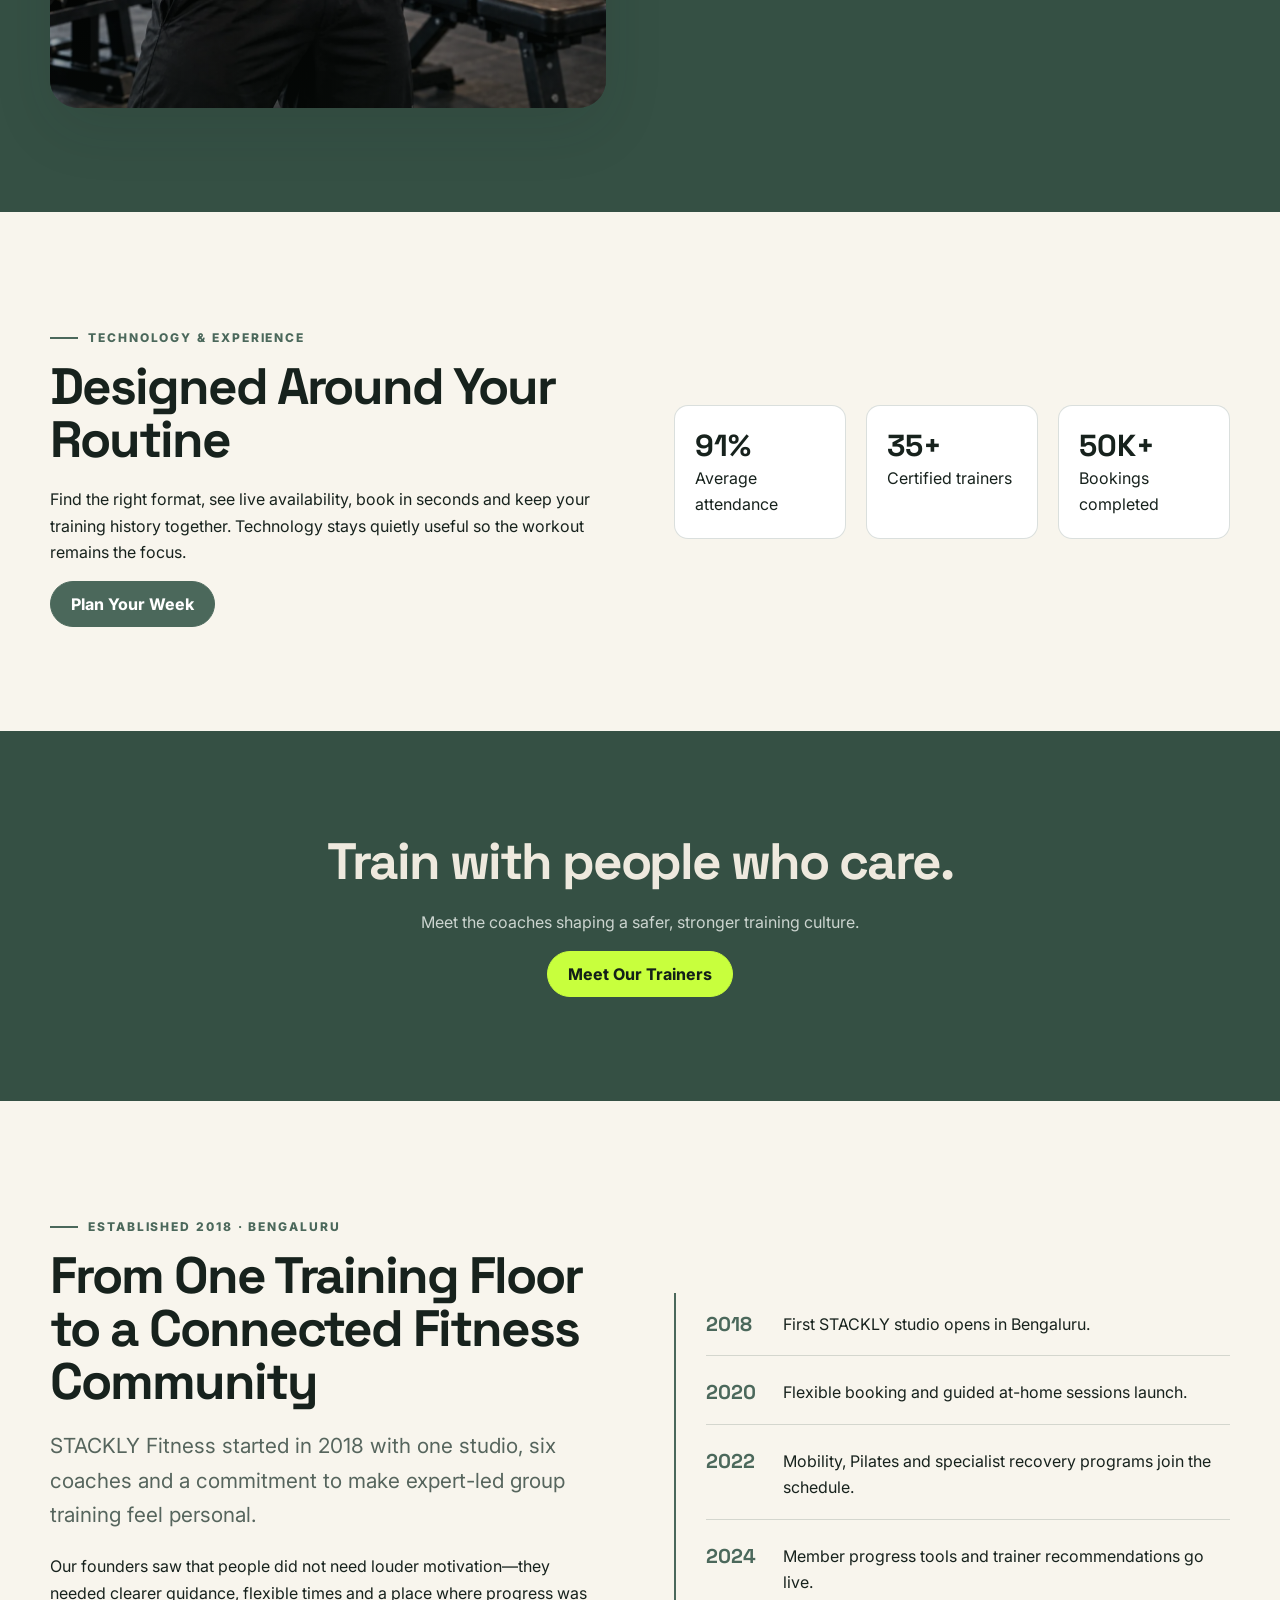
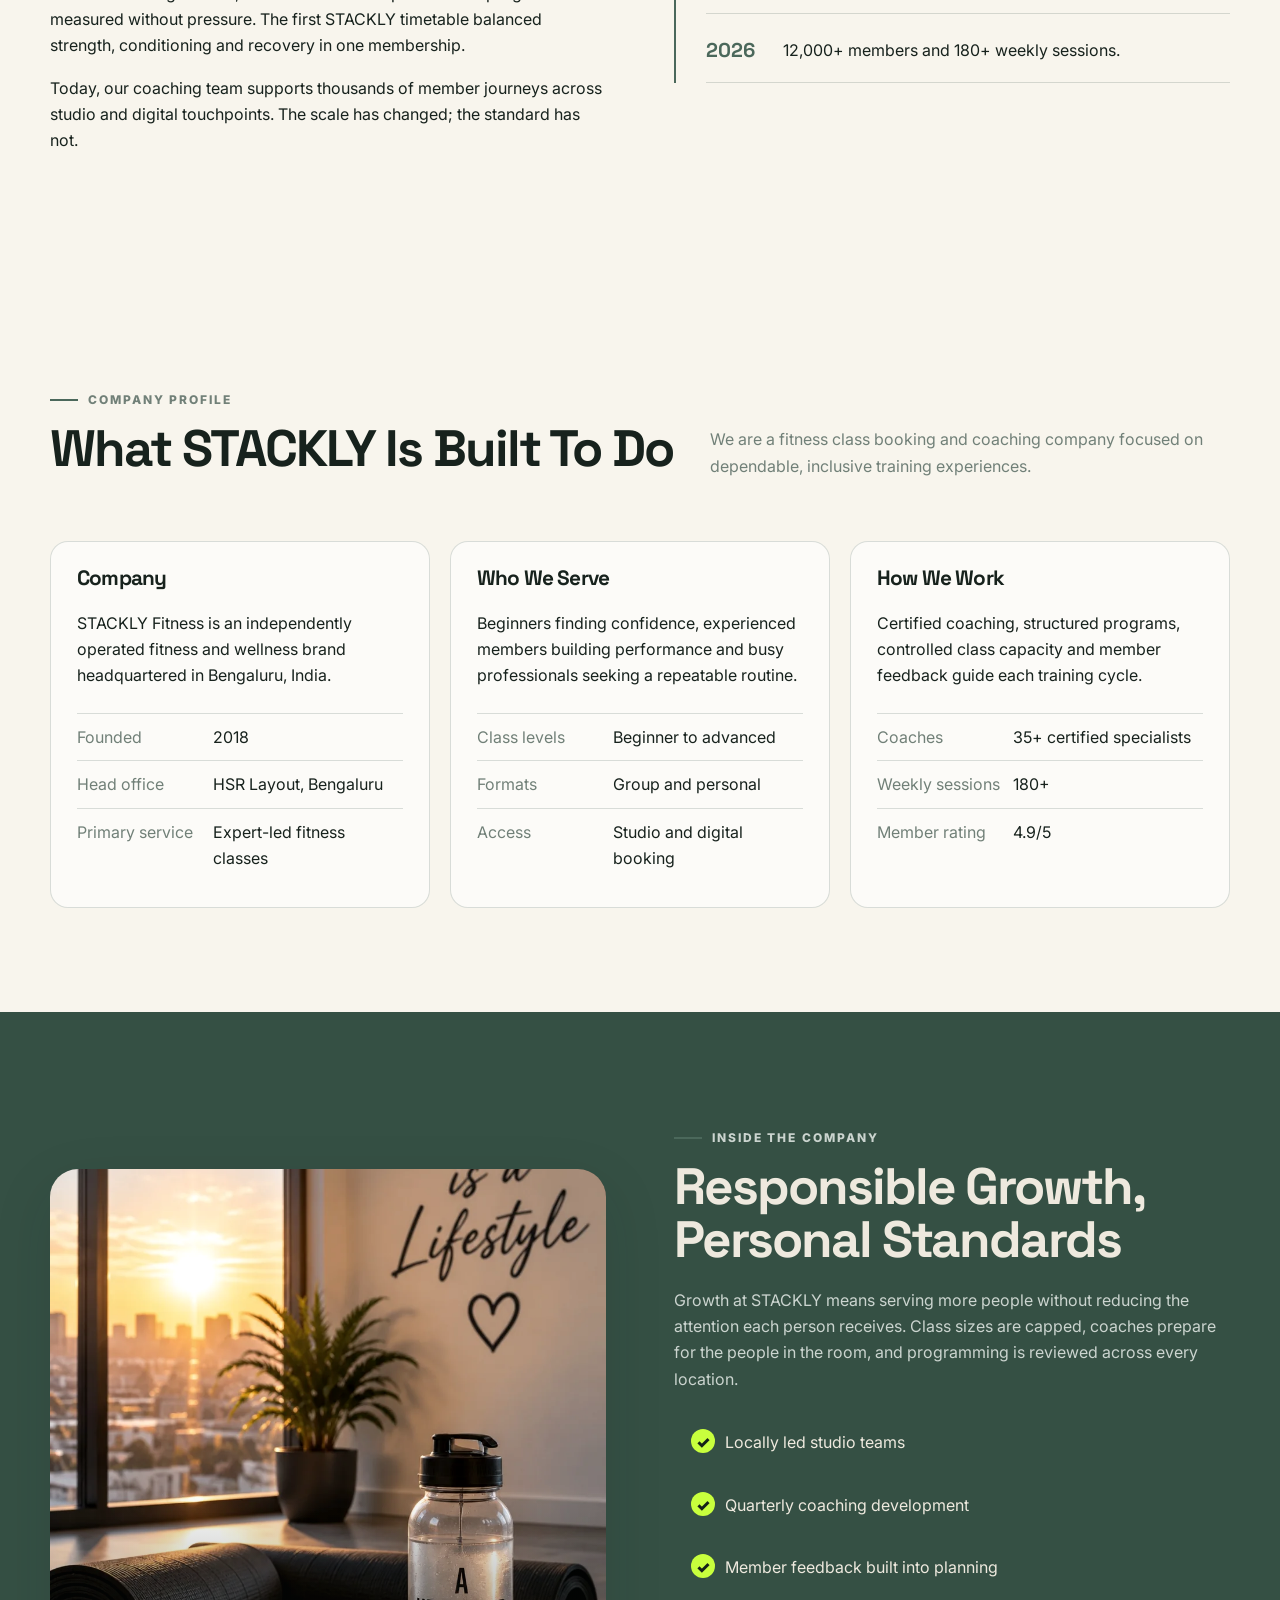
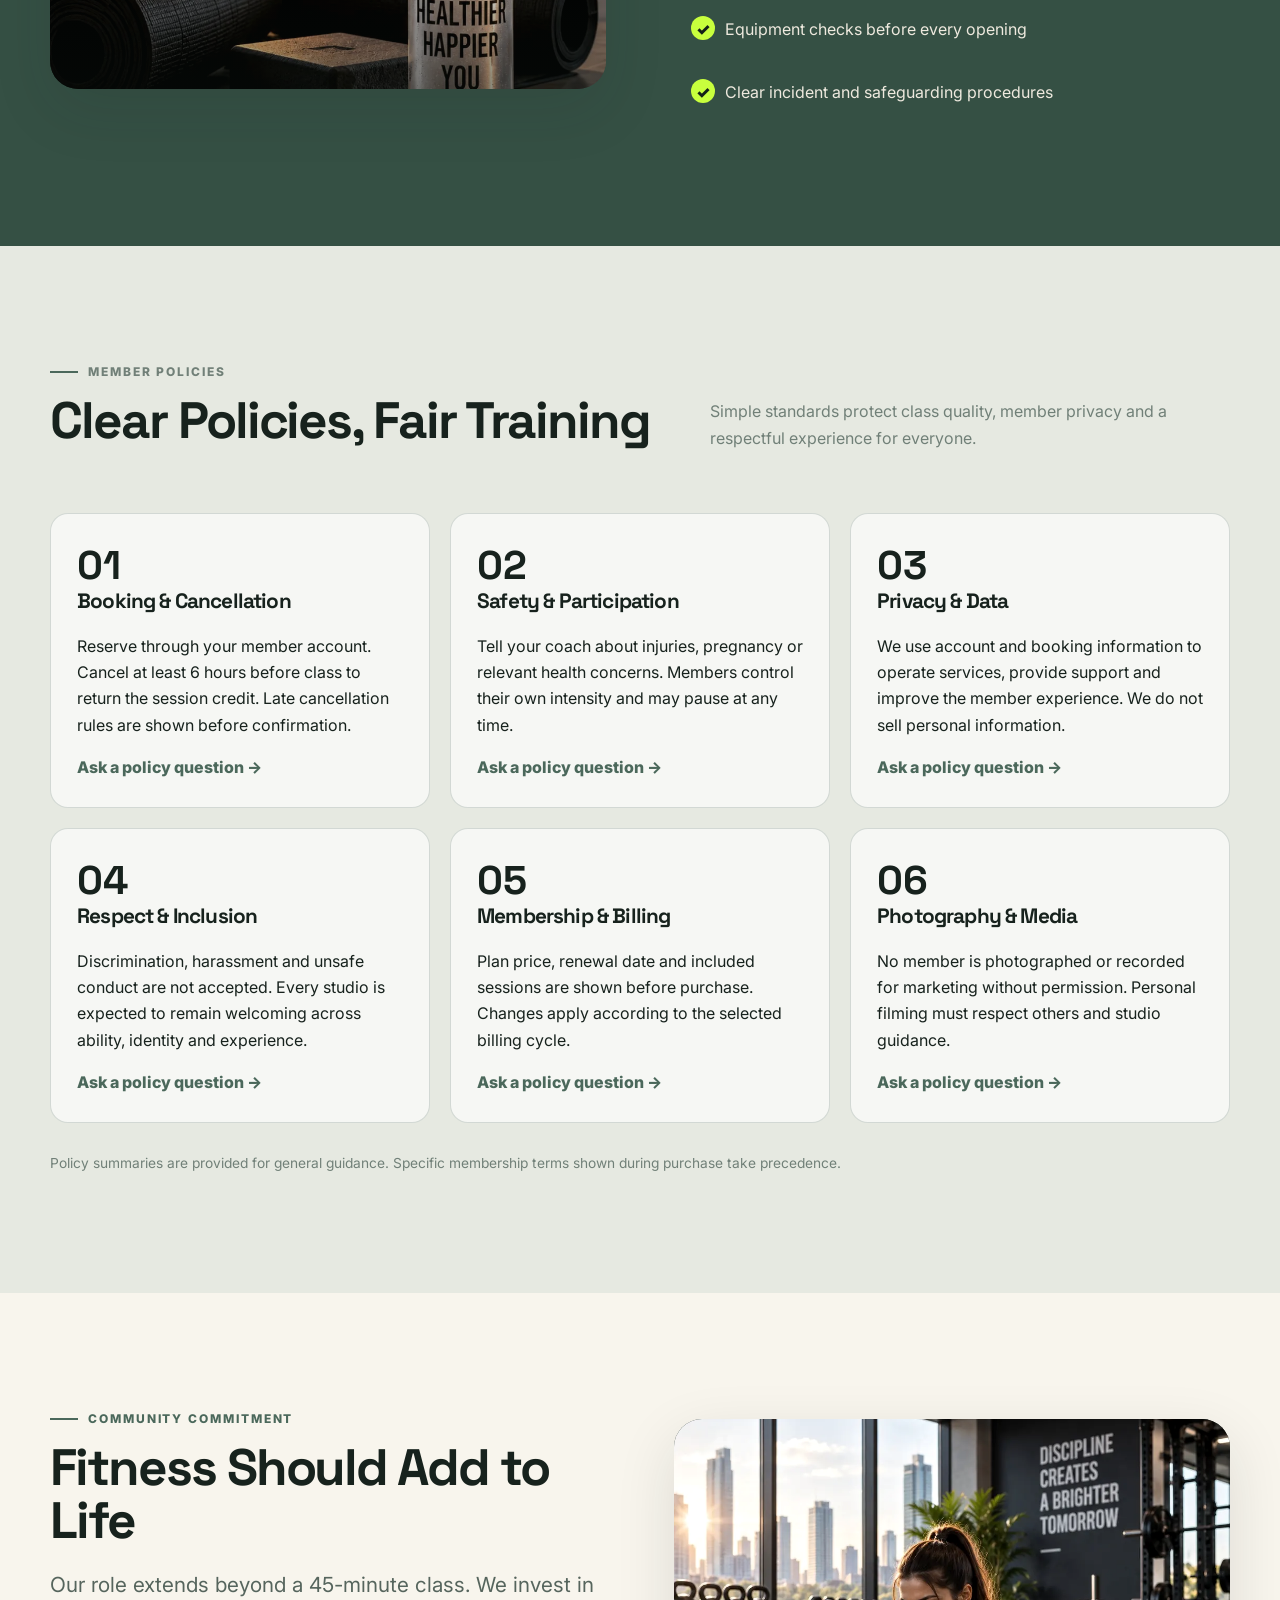
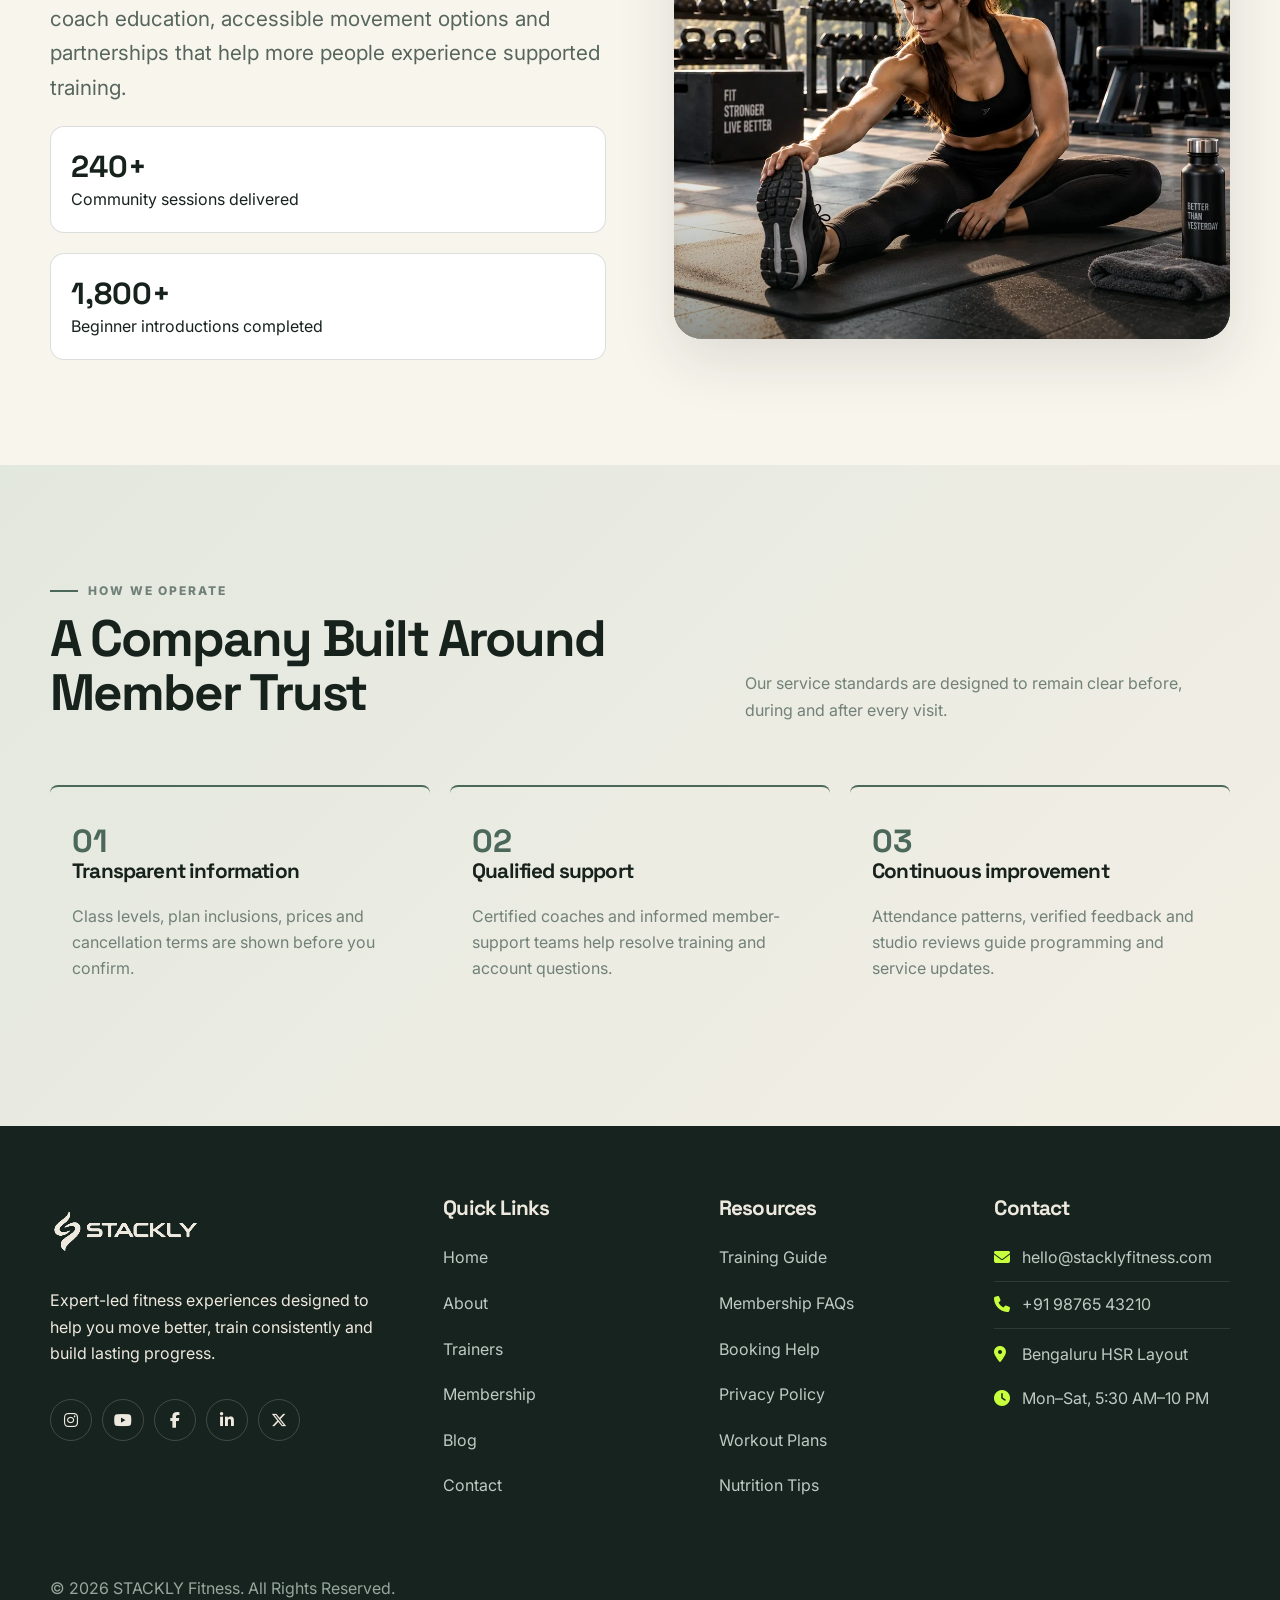
<file: about.html>
<!doctype html>
<html lang="en">
  <head>
    <meta charset="utf-8" />
    <meta name="viewport" content="width=device-width,initial-scale=1" />
    <title>About STACKLY Fitness | Movement With Purpose</title>
    <meta
      name="description"
      content="Learn about STACKLY Fitness, our coaching standards, training philosophy and member-first approach."
    />
    <link rel="icon" href="favicon.svg" />
    <link
      href="https://fonts.googleapis.com/css2?family=Inter:wght@400;600;700;800&family=Space+Grotesk:wght@500;700&display=swap"
      rel="stylesheet"
    />
    <link rel="stylesheet" href="assets/css/style.css" />
  </head>
  <body class="about-page">
    <div data-nav></div>
    <main id="main">
      <header class="page-hero">
        <div class="container">
          <p class="eyebrow">Our story</p>
          <h1>Movement With Purpose</h1>
          <p>
            We created STACKLY Fitness to make expert-led training easier to
            access, book and enjoy.
          </p>
        </div>
      </header>
      <section>
        <div class="container split">
          <div>
            <h2>Built for the days you show up</h2>
            <p class="lead">
              STACKLY began with a simple belief: progress grows when excellent
              coaching fits real life.
            </p>
            <p>
              Our studios, digital booking experience and carefully paced
              sessions remove friction between intention and action.
            </p>
          </div>
          <div
            class="media-slot"
            aria-label="Space reserved for studio story image"
          ></div>
        </div>
      </section>
      <section class="dark-band">
        <div class="container">
          <div class="grid grid-3 about-purpose">
            <div>
              <p class="eyebrow">Mission</p>
              <h3>Make progress accessible</h3>
              <p>
                Connect every member with coaching and training that meets them
                where they are.
              </p>
            </div>
            <div>
              <p class="eyebrow">Vision</p>
              <h3>A stronger everyday</h3>
              <p>
                Create the most trusted fitness-class experience for modern
                routines.
              </p>
            </div>
            <div>
              <p class="eyebrow">Method</p>
              <h3>Coach. Adapt. Progress.</h3>
              <p>
                Train with structure, adjust with care and make each session
                count.
              </p>
            </div>
          </div>
        </div>
      </section>
      <section>
        <div class="container">
          <div class="section-head">
            <div>
              <p class="eyebrow">What guides us</p>
              <h2>Values in Every Session</h2>
            </div>
          </div>
          <div class="grid grid-3">
            <article class="card reveal">
              <span class="price">01</span>
              <h3>Progress</h3>
              <p>
                Thoughtful choices that keep members supported, challenged and
                moving forward.
              </p>
            </article>
            <article class="card reveal">
              <span class="price">02</span>
              <h3>Consistency</h3>
              <p>
                Thoughtful choices that keep members supported, challenged and
                moving forward.
              </p>
            </article>
            <article class="card reveal">
              <span class="price">03</span>
              <h3>Expertise</h3>
              <p>
                Thoughtful choices that keep members supported, challenged and
                moving forward.
              </p>
            </article>
            <article class="card reveal">
              <span class="price">04</span>
              <h3>Inclusivity</h3>
              <p>
                Thoughtful choices that keep members supported, challenged and
                moving forward.
              </p>
            </article>
            <article class="card reveal">
              <span class="price">05</span>
              <h3>Community</h3>
              <p>
                Thoughtful choices that keep members supported, challenged and
                moving forward.
              </p>
            </article>
            <article class="card reveal">
              <span class="price">06</span>
              <h3>Safety</h3>
              <p>
                Thoughtful choices that keep members supported, challenged and
                moving forward.
              </p>
            </article>
          </div>
        </div>
      </section>
      <section class="dark-band">
        <div class="container split">
          <div
            class="media-slot media-slot-contain"
            aria-label="Space reserved for trainer culture image"
          ></div>
          <div>
            <p class="eyebrow">Coaching standards</p>
            <h2>Expertise Without Ego</h2>
            <p>
              Every coach combines accredited knowledge with a human approach.
              Clear cues, scalable movement and attentive floor coaching are
              part of every class.
            </p>
            <ul class="list">
              <li>Verified certifications</li>
              <li>Ongoing education</li>
              <li>Safety-first programming</li>
              <li>Inclusive communication</li>
              <li>Member feedback reviews</li>
            </ul>
          </div>
        </div>
      </section>
      <section>
        <div class="container split">
          <div>
            <p class="eyebrow">Technology & experience</p>
            <h2>Designed Around Your Routine</h2>
            <p>
              Find the right format, see live availability, book in seconds and
              keep your training history together. Technology stays quietly
              useful so the workout remains the focus.
            </p>
            <a class="btn btn-primary" href="404.html">Plan Your Week</a>
          </div>
          <div class="grid grid-3">
            <div class="kpi"><strong>91%</strong>Average attendance</div>
            <div class="kpi"><strong>35+</strong>Certified trainers</div>
            <div class="kpi"><strong>50K+</strong>Bookings completed</div>
          </div>
        </div>
      </section>
      <section class="dark-band center">
        <div class="container">
          <h2>Train with people who care.</h2>
          <p>Meet the coaches shaping a safer, stronger training culture.</p>
          <a class="btn btn-accent" href="404.html">Meet Our Trainers</a>
        </div>
      </section>
      <div data-expanded="2026-09-15">
        <section class="story-year">
          <div class="container split">
            <div>
              <p class="eyebrow">Established 2018 · Bengaluru</p>
              <h2>From One Training Floor to a Connected Fitness Community</h2>
              <p class="lead">
                STACKLY Fitness started in 2018 with one studio, six coaches and
                a commitment to make expert-led group training feel personal.
              </p>
              <p>
                Our founders saw that people did not need louder motivation—they
                needed clearer guidance, flexible times and a place where
                progress was measured without pressure. The first STACKLY
                timetable balanced strength, conditioning and recovery in one
                membership.
              </p>
              <p>
                Today, our coaching team supports thousands of member journeys
                across studio and digital touchpoints. The scale has changed;
                the standard has not.
              </p>
            </div>
            <div class="timeline-card">
              <div>
                <b>2018</b><span>First STACKLY studio opens in Bengaluru.</span>
              </div>
              <div>
                <b>2020</b
                ><span
                  >Flexible booking and guided at-home sessions launch.</span
                >
              </div>
              <div>
                <b>2022</b
                ><span
                  >Mobility, Pilates and specialist recovery programs join the
                  schedule.</span
                >
              </div>
              <div>
                <b>2024</b
                ><span
                  >Member progress tools and trainer recommendations go
                  live.</span
                >
              </div>
              <div>
                <b>2026</b
                ><span>12,000+ members and 180+ weekly sessions.</span>
              </div>
            </div>
          </div>
        </section>
        <section>
          <div class="container">
            <div class="section-head">
              <div>
                <p class="eyebrow">Company profile</p>
                <h2>What STACKLY Is Built To Do</h2>
              </div>
              <p>
                We are a fitness class booking and coaching company focused on
                dependable, inclusive training experiences.
              </p>
            </div>
            <div class="grid grid-3">
              <article class="card">
                <h3>Company</h3>
                <p>
                  STACKLY Fitness is an independently operated fitness and
                  wellness brand headquartered in Bengaluru, India.
                </p>
                <dl class="details">
                  <dt>Founded</dt>
                  <dd>2018</dd>
                  <dt>Head office</dt>
                  <dd>HSR Layout, Bengaluru</dd>
                  <dt>Primary service</dt>
                  <dd>Expert-led fitness classes</dd>
                </dl>
              </article>
              <article class="card">
                <h3>Who We Serve</h3>
                <p>
                  Beginners finding confidence, experienced members building
                  performance and busy professionals seeking a repeatable
                  routine.
                </p>
                <dl class="details">
                  <dt>Class levels</dt>
                  <dd>Beginner to advanced</dd>
                  <dt>Formats</dt>
                  <dd>Group and personal</dd>
                  <dt>Access</dt>
                  <dd>Studio and digital booking</dd>
                </dl>
              </article>
              <article class="card">
                <h3>How We Work</h3>
                <p>
                  Certified coaching, structured programs, controlled class
                  capacity and member feedback guide each training cycle.
                </p>
                <dl class="details">
                  <dt>Coaches</dt>
                  <dd>35+ certified specialists</dd>
                  <dt>Weekly sessions</dt>
                  <dd>180+</dd>
                  <dt>Member rating</dt>
                  <dd>4.9/5</dd>
                </dl>
              </article>
            </div>
          </div>
        </section>
        <section class="dark-band">
          <div class="container split">
            <div
              class="media-slot"
              aria-label="Space reserved for STACKLY studio image"
            ></div>
            <div>
              <p class="eyebrow">Inside the company</p>
              <h2>Responsible Growth, Personal Standards</h2>
              <p>
                Growth at STACKLY means serving more people without reducing the
                attention each person receives. Class sizes are capped, coaches
                prepare for the people in the room, and programming is reviewed
                across every location.
              </p>
              <ul class="list">
                <li>Locally led studio teams</li>
                <li>Quarterly coaching development</li>
                <li>Member feedback built into planning</li>
                <li>Equipment checks before every opening</li>
                <li>Clear incident and safeguarding procedures</li>
              </ul>
            </div>
          </div>
        </section>
        <section class="policy-section">
          <div class="container">
            <div class="section-head">
              <div>
                <p class="eyebrow">Member policies</p>
                <h2>Clear Policies, Fair Training</h2>
              </div>
              <p>
                Simple standards protect class quality, member privacy and a
                respectful experience for everyone.
              </p>
            </div>
            <div class="grid grid-3">
              <article class="card">
                <span class="price">01</span>
                <h3>Booking & Cancellation</h3>
                <p>
                  Reserve through your member account. Cancel at least 6 hours
                  before class to return the session credit. Late cancellation
                  rules are shown before confirmation.
                </p>
                <a class="text-link" href="404.html"
                  >Ask a policy question →</a
                >
              </article>
              <article class="card">
                <span class="price">02</span>
                <h3>Safety & Participation</h3>
                <p>
                  Tell your coach about injuries, pregnancy or relevant health
                  concerns. Members control their own intensity and may pause at
                  any time.
                </p>
                <a class="text-link" href="404.html"
                  >Ask a policy question →</a
                >
              </article>
              <article class="card">
                <span class="price">03</span>
                <h3>Privacy & Data</h3>
                <p>
                  We use account and booking information to operate services,
                  provide support and improve the member experience. We do not
                  sell personal information.
                </p>
                <a class="text-link" href="404.html"
                  >Ask a policy question →</a
                >
              </article>
              <article class="card">
                <span class="price">04</span>
                <h3>Respect & Inclusion</h3>
                <p>
                  Discrimination, harassment and unsafe conduct are not
                  accepted. Every studio is expected to remain welcoming across
                  ability, identity and experience.
                </p>
                <a class="text-link" href="404.html"
                  >Ask a policy question →</a
                >
              </article>
              <article class="card">
                <span class="price">05</span>
                <h3>Membership & Billing</h3>
                <p>
                  Plan price, renewal date and included sessions are shown
                  before purchase. Changes apply according to the selected
                  billing cycle.
                </p>
                <a class="text-link" href="404.html"
                  >Ask a policy question →</a
                >
              </article>
              <article class="card">
                <span class="price">06</span>
                <h3>Photography & Media</h3>
                <p>
                  No member is photographed or recorded for marketing without
                  permission. Personal filming must respect others and studio
                  guidance.
                </p>
                <a class="text-link" href="404.html"
                  >Ask a policy question →</a
                >
              </article>
            </div>
            <p class="policy-note">
              Policy summaries are provided for general guidance. Specific
              membership terms shown during purchase take precedence.
            </p>
          </div>
        </section>
        <section>
          <div class="container split">
            <div>
              <p class="eyebrow">Community commitment</p>
              <h2>Fitness Should Add to Life</h2>
              <p class="lead">
                Our role extends beyond a 45-minute class. We invest in coach
                education, accessible movement options and partnerships that
                help more people experience supported training.
              </p>
              <div class="grid grid-2">
                <div class="kpi">
                  <strong>240+</strong>Community sessions delivered
                </div>
                <div class="kpi">
                  <strong>1,800+</strong>Beginner introductions completed
                </div>
              </div>
            </div>
            <div
              class="media-slot"
              aria-label="Space reserved for community training image"
            ></div>
          </div>
        </section>
      </div>
    </main>
    <div data-footer></div>
    <script src="assets/js/main.js"></script>
  </body>
</html>
</file>
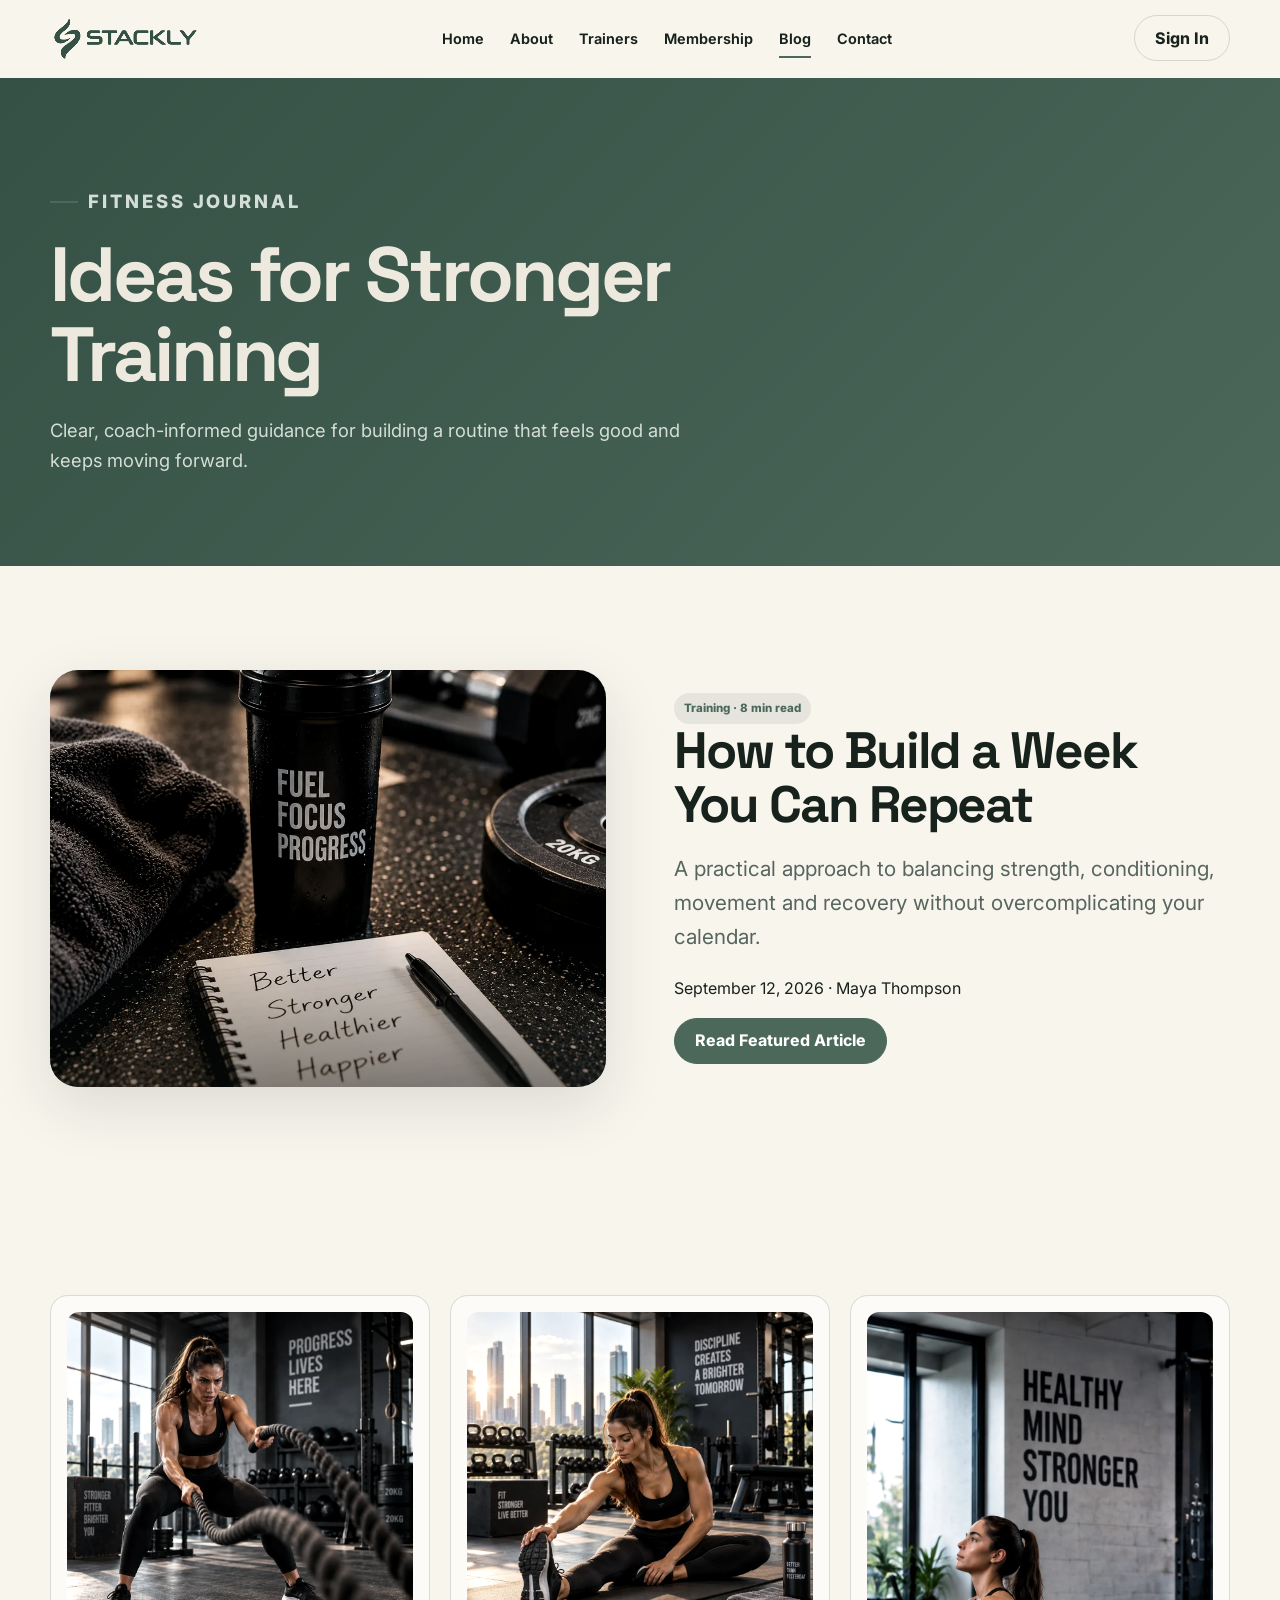
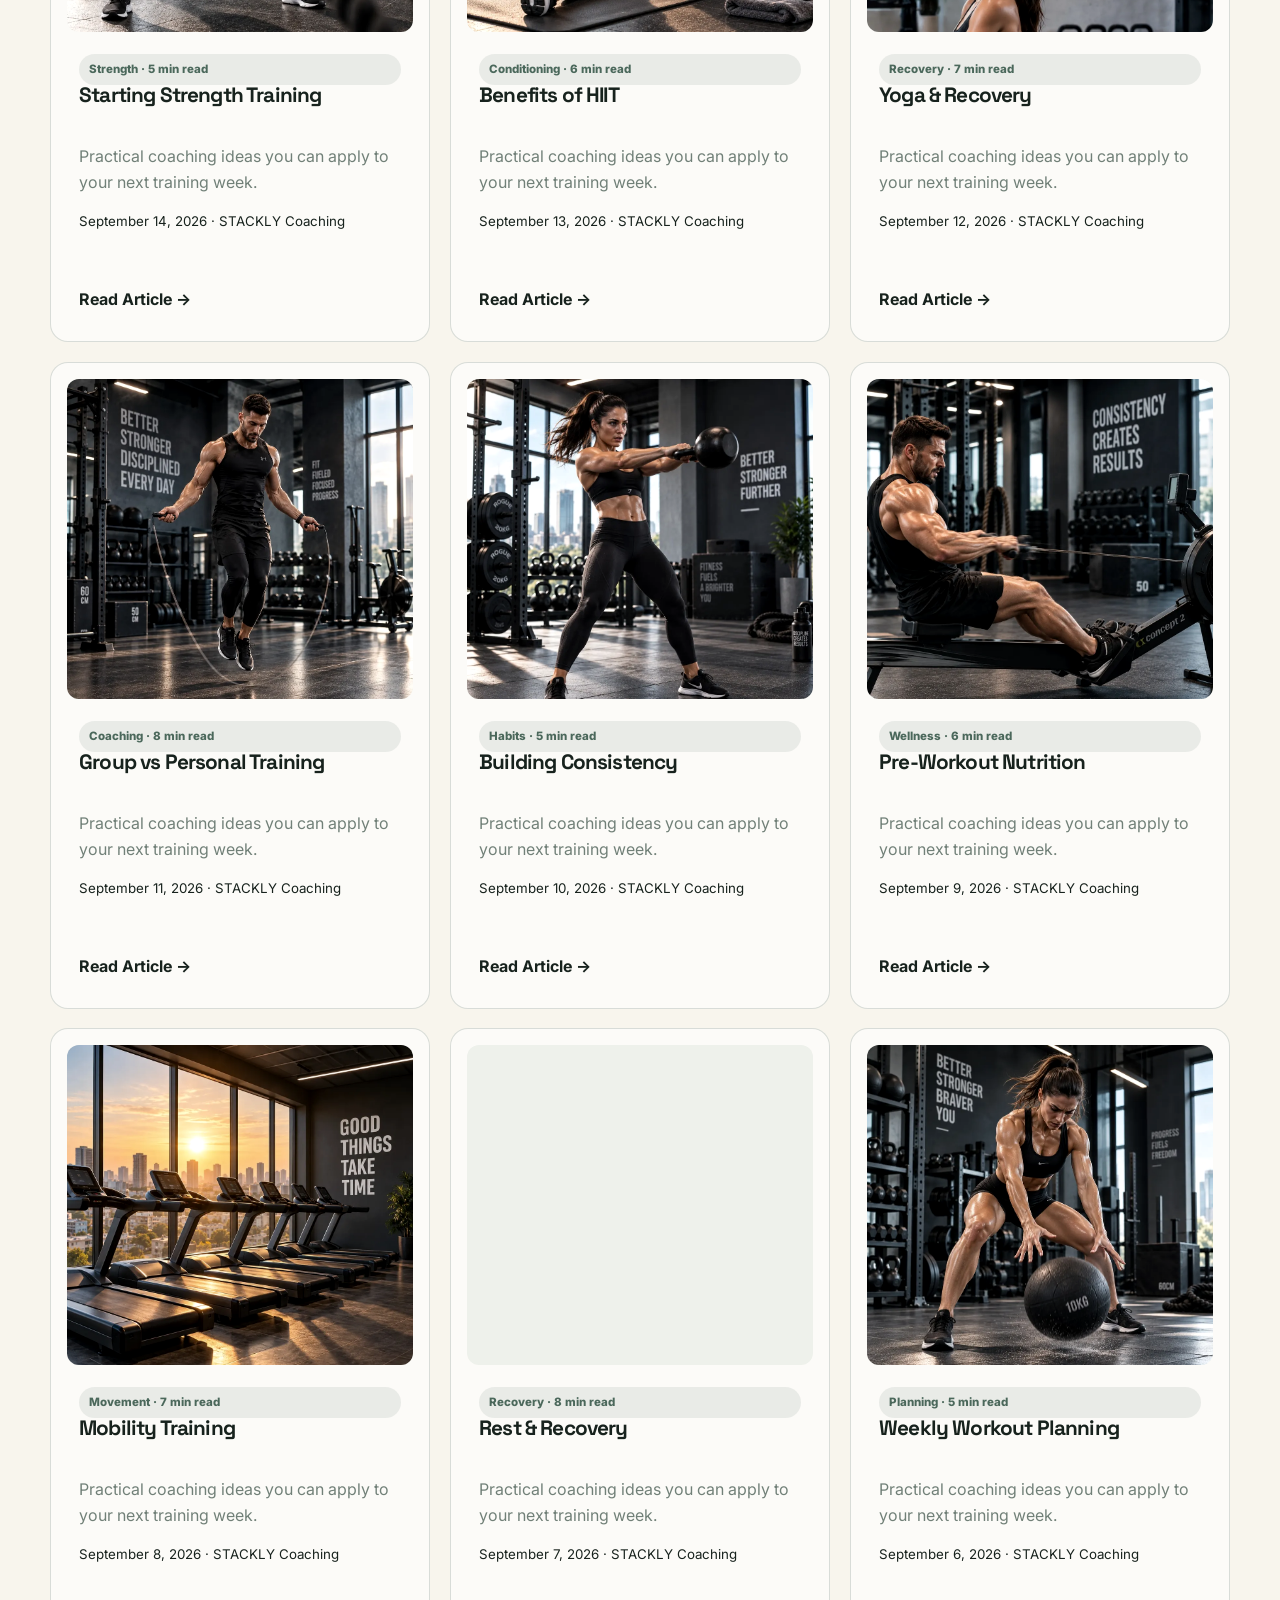
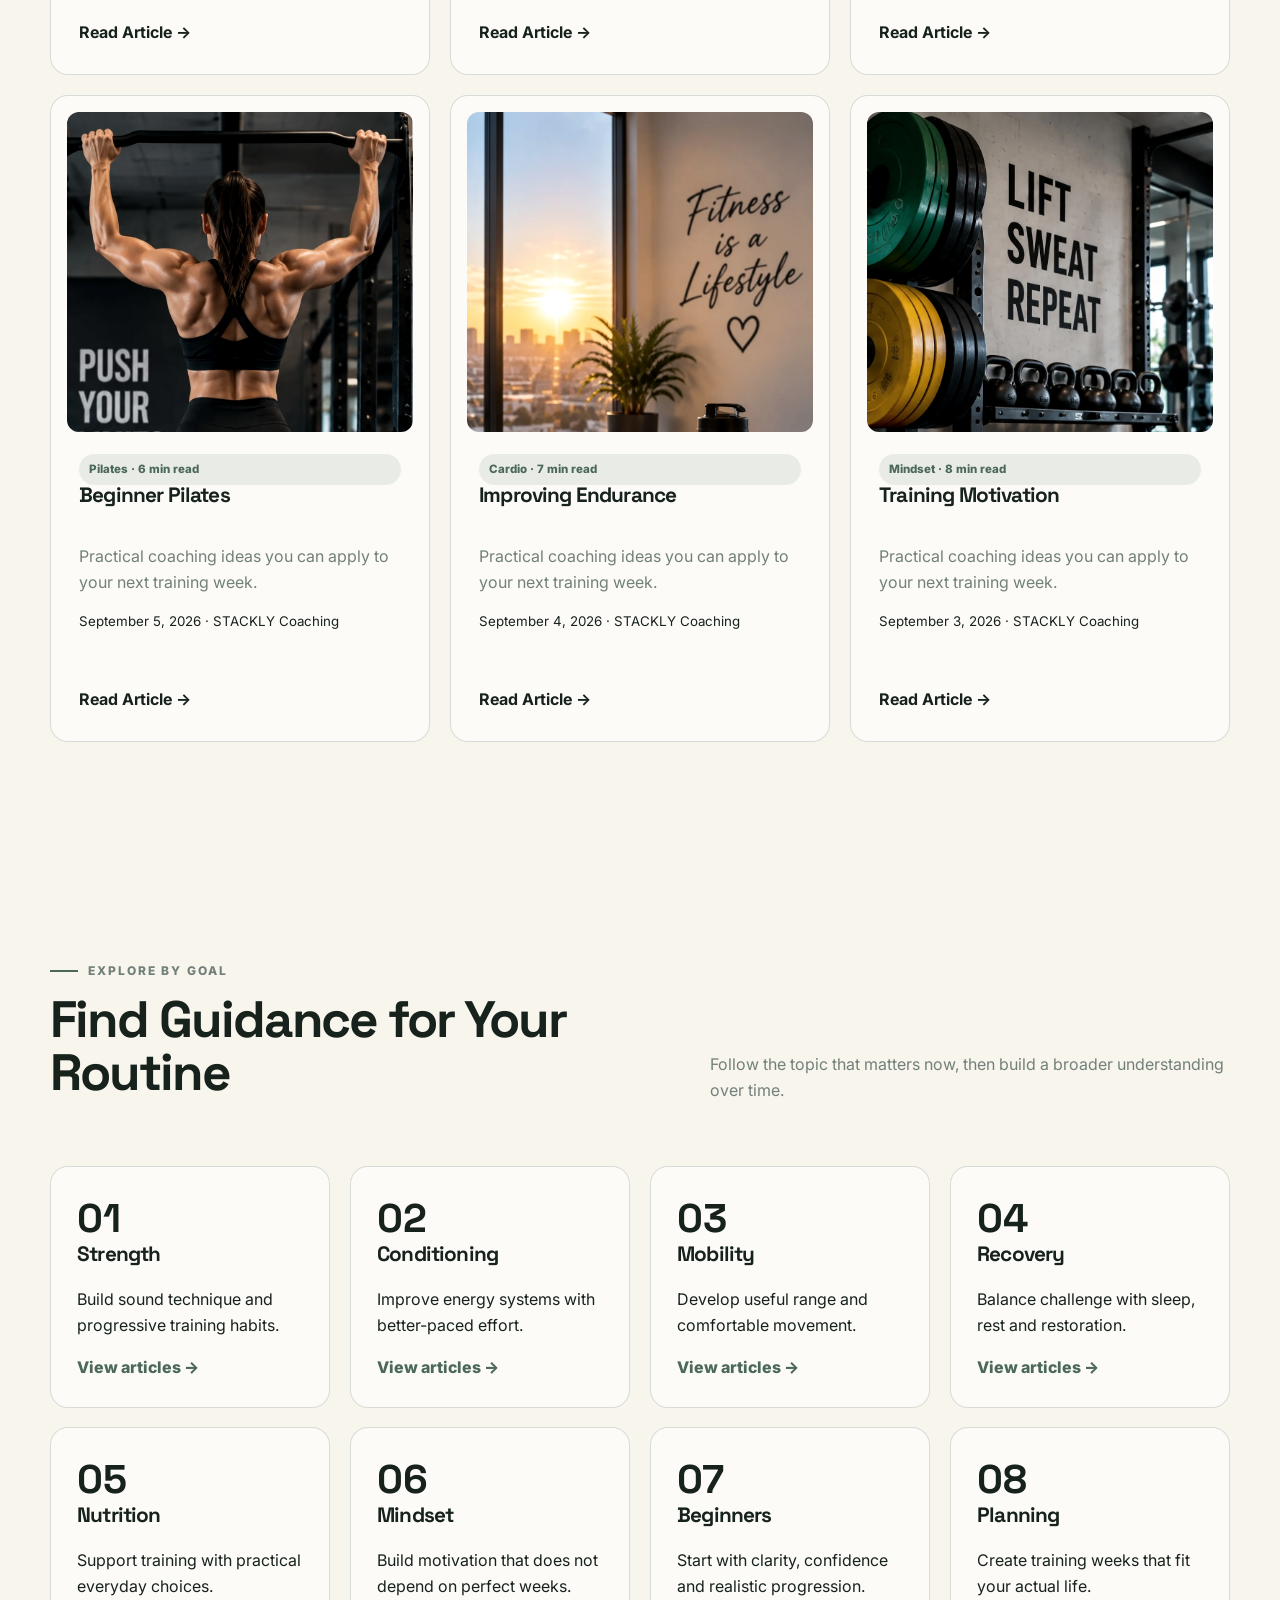
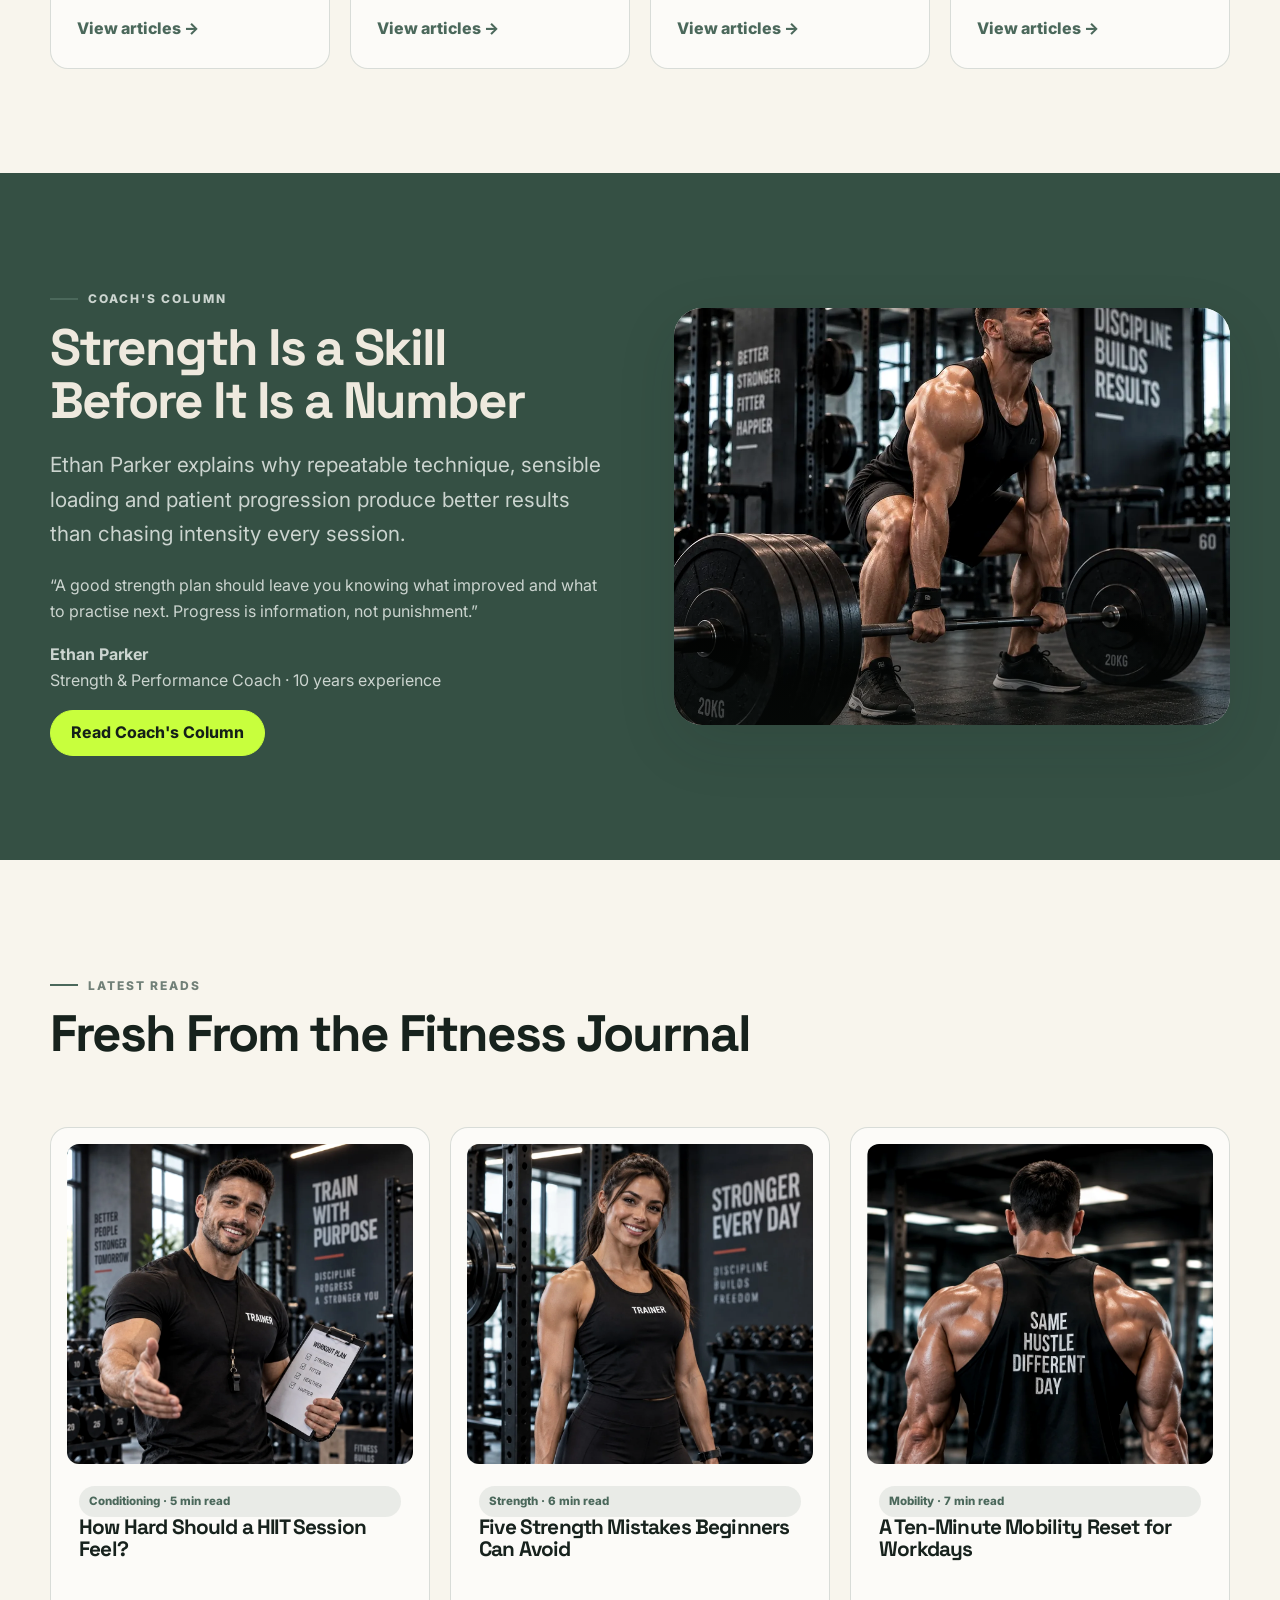
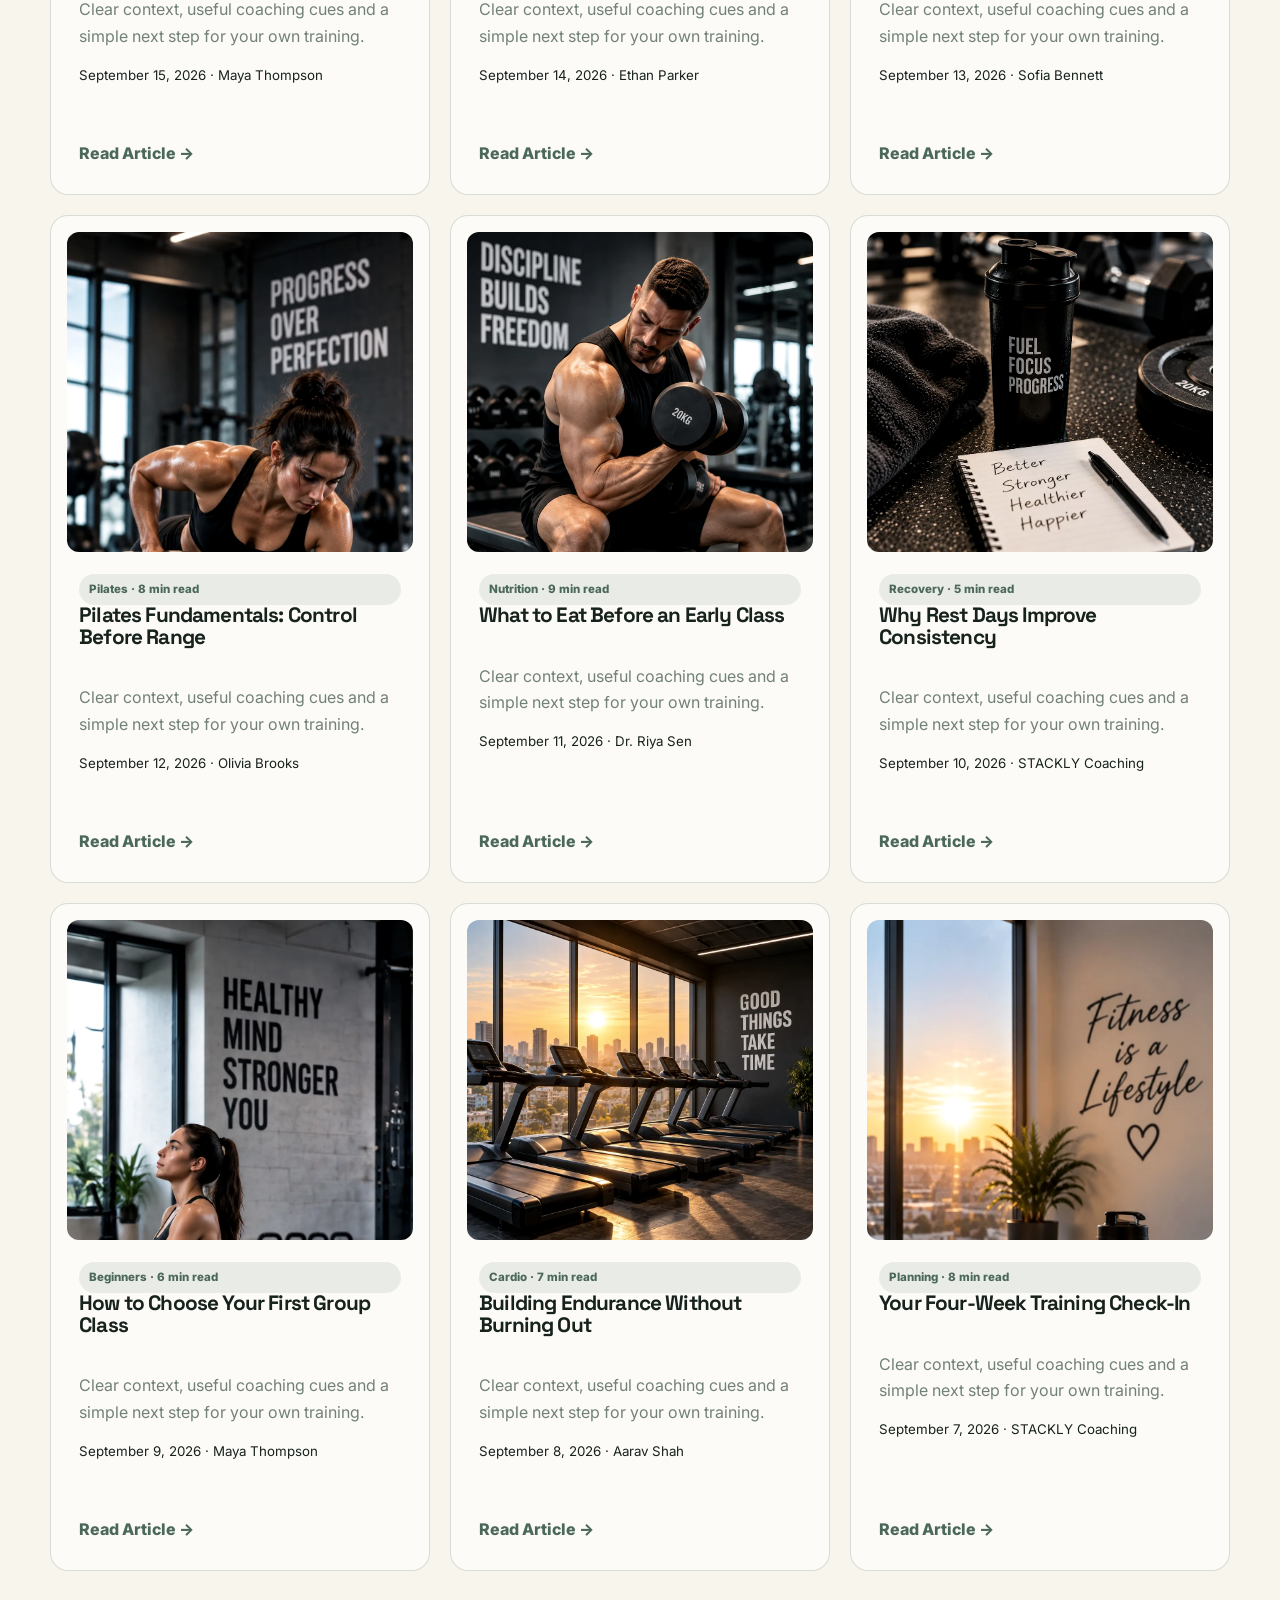
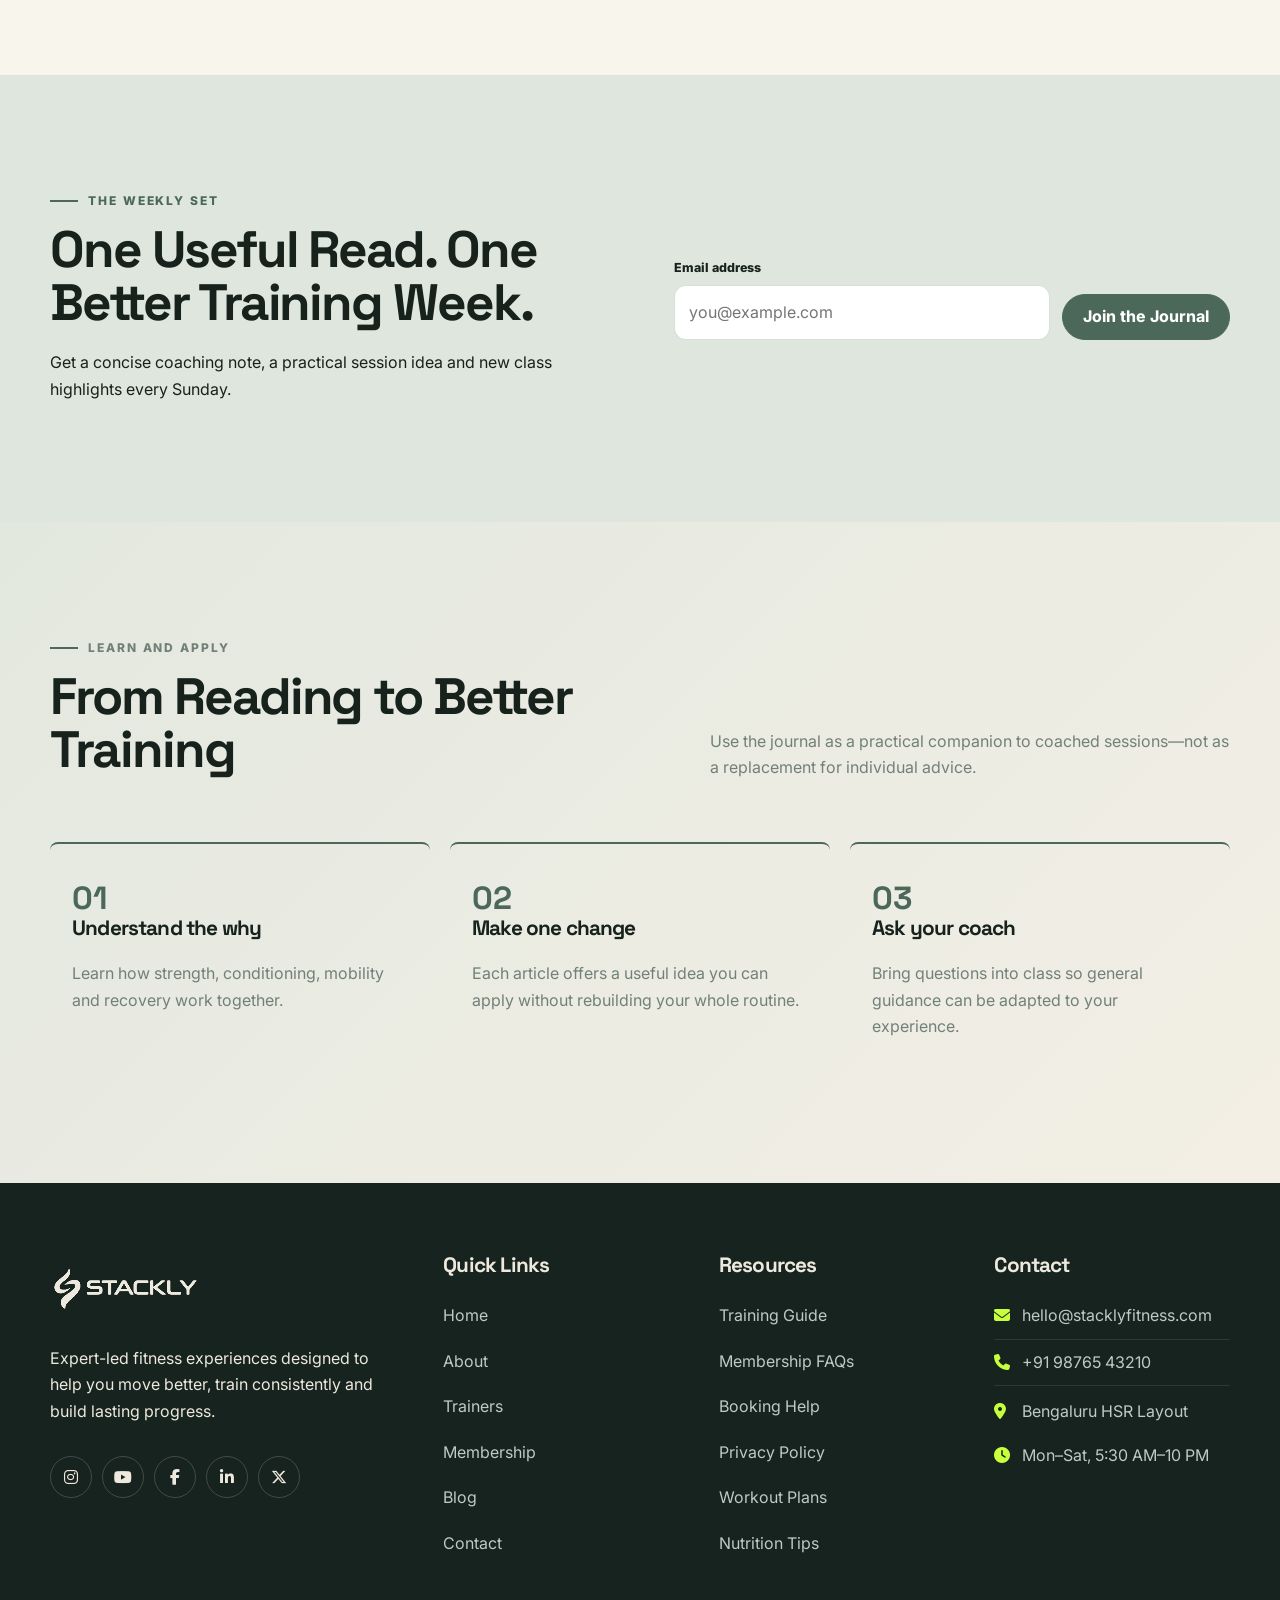
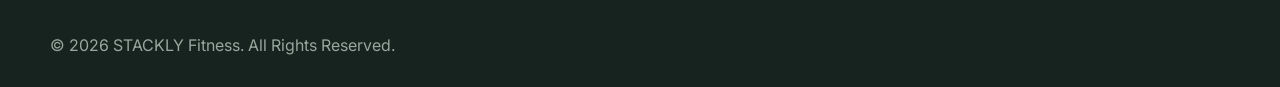
<file: blog.html>
<!doctype html>
<html lang="en">
  <head>
    <meta charset="utf-8" />
    <meta name="viewport" content="width=device-width,initial-scale=1" />
    <title>Fitness Journal | STACKLY Fitness</title>
    <meta
      name="description"
      content="Practical ideas for stronger training, recovery, mobility and consistency."
    />
    <link rel="icon" href="favicon.svg" />
    <link
      href="https://fonts.googleapis.com/css2?family=Inter:wght@400;600;700;800&family=Space+Grotesk:wght@500;700&display=swap"
      rel="stylesheet"
    />
    <link rel="stylesheet" href="assets/css/style.css" />
  </head>
  <body class="blog-page">
    <div data-nav></div>
    <main id="main">
      <header class="page-hero">
        <div class="container">
          <p class="eyebrow">Fitness journal</p>
          <h1>Ideas for Stronger Training</h1>
          <p>
            Clear, coach-informed guidance for building a routine that feels
            good and keeps moving forward.
          </p>
        </div>
      </header>
      <section>
        <div class="container split">
          <div
            class="media-slot featured-blog-media"
            aria-label="Space reserved for featured article image"
          ></div>
          <article>
            <span class="tag">Training · 8 min read</span>
            <h2>How to Build a Week You Can Repeat</h2>
            <p class="lead">
              A practical approach to balancing strength, conditioning, movement
              and recovery without overcomplicating your calendar.
            </p>
            <p>September 12, 2026 · Maya Thompson</p>
            <a class="btn btn-primary" href="404.html">Read Featured Article</a>
          </article>
        </div>
      </section>
      <section>
        <div class="container">
          <div class="grid grid-3">
            <article class="card reveal">
              <div class="mini">IMAGE SPACE</div>
              <span class="tag">Strength · 5 min read</span>
              <h3>Starting Strength Training</h3>
              <p class="muted">
                Practical coaching ideas you can apply to your next training
                week.
              </p>
              <small>September 14, 2026 · STACKLY Coaching</small><br /><br /><a
                href="404.html"
                ><strong>Read Article →</strong></a
              >
            </article>
            <article class="card reveal">
              <div class="mini">IMAGE SPACE</div>
              <span class="tag">Conditioning · 6 min read</span>
              <h3>Benefits of HIIT</h3>
              <p class="muted">
                Practical coaching ideas you can apply to your next training
                week.
              </p>
              <small>September 13, 2026 · STACKLY Coaching</small><br /><br /><a
                href="404.html"
                ><strong>Read Article →</strong></a
              >
            </article>
            <article class="card reveal">
              <div class="mini">IMAGE SPACE</div>
              <span class="tag">Recovery · 7 min read</span>
              <h3>Yoga & Recovery</h3>
              <p class="muted">
                Practical coaching ideas you can apply to your next training
                week.
              </p>
              <small>September 12, 2026 · STACKLY Coaching</small><br /><br /><a
                href="404.html"
                ><strong>Read Article →</strong></a
              >
            </article>
            <article class="card reveal">
              <div class="mini">IMAGE SPACE</div>
              <span class="tag">Coaching · 8 min read</span>
              <h3>Group vs Personal Training</h3>
              <p class="muted">
                Practical coaching ideas you can apply to your next training
                week.
              </p>
              <small>September 11, 2026 · STACKLY Coaching</small><br /><br /><a
                href="404.html"
                ><strong>Read Article →</strong></a
              >
            </article>
            <article class="card reveal">
              <div class="mini">IMAGE SPACE</div>
              <span class="tag">Habits · 5 min read</span>
              <h3>Building Consistency</h3>
              <p class="muted">
                Practical coaching ideas you can apply to your next training
                week.
              </p>
              <small>September 10, 2026 · STACKLY Coaching</small><br /><br /><a
                href="404.html"
                ><strong>Read Article →</strong></a
              >
            </article>
            <article class="card reveal">
              <div class="mini">IMAGE SPACE</div>
              <span class="tag">Wellness · 6 min read</span>
              <h3>Pre-Workout Nutrition</h3>
              <p class="muted">
                Practical coaching ideas you can apply to your next training
                week.
              </p>
              <small>September 9, 2026 · STACKLY Coaching</small><br /><br /><a
                href="404.html"
                ><strong>Read Article →</strong></a
              >
            </article>
            <article class="card reveal">
              <div class="mini">IMAGE SPACE</div>
              <span class="tag">Movement · 7 min read</span>
              <h3>Mobility Training</h3>
              <p class="muted">
                Practical coaching ideas you can apply to your next training
                week.
              </p>
              <small>September 8, 2026 · STACKLY Coaching</small><br /><br /><a
                href="404.html"
                ><strong>Read Article →</strong></a
              >
            </article>
            <article class="card reveal">
              <div class="mini">IMAGE SPACE</div>
              <span class="tag">Recovery · 8 min read</span>
              <h3>Rest & Recovery</h3>
              <p class="muted">
                Practical coaching ideas you can apply to your next training
                week.
              </p>
              <small>September 7, 2026 · STACKLY Coaching</small><br /><br /><a
                href="404.html"
                ><strong>Read Article →</strong></a
              >
            </article>
            <article class="card reveal">
              <div class="mini">IMAGE SPACE</div>
              <span class="tag">Planning · 5 min read</span>
              <h3>Weekly Workout Planning</h3>
              <p class="muted">
                Practical coaching ideas you can apply to your next training
                week.
              </p>
              <small>September 6, 2026 · STACKLY Coaching</small><br /><br /><a
                href="404.html"
                ><strong>Read Article →</strong></a
              >
            </article>
            <article class="card reveal">
              <div class="mini">IMAGE SPACE</div>
              <span class="tag">Pilates · 6 min read</span>
              <h3>Beginner Pilates</h3>
              <p class="muted">
                Practical coaching ideas you can apply to your next training
                week.
              </p>
              <small>September 5, 2026 · STACKLY Coaching</small><br /><br /><a
                href="404.html"
                ><strong>Read Article →</strong></a
              >
            </article>
            <article class="card reveal">
              <div class="mini">IMAGE SPACE</div>
              <span class="tag">Cardio · 7 min read</span>
              <h3>Improving Endurance</h3>
              <p class="muted">
                Practical coaching ideas you can apply to your next training
                week.
              </p>
              <small>September 4, 2026 · STACKLY Coaching</small><br /><br /><a
                href="404.html"
                ><strong>Read Article →</strong></a
              >
            </article>
            <article class="card reveal">
              <div class="mini">IMAGE SPACE</div>
              <span class="tag">Mindset · 8 min read</span>
              <h3>Training Motivation</h3>
              <p class="muted">
                Practical coaching ideas you can apply to your next training
                week.
              </p>
              <small>September 3, 2026 · STACKLY Coaching</small><br /><br /><a
                href="404.html"
                ><strong>Read Article →</strong></a
              >
            </article>
          </div>
        </div>
      </section>
      <div data-expanded="2026-09-15">
        <section class="journal-topics">
          <div class="container">
            <div class="section-head">
              <div>
                <p class="eyebrow">Explore by goal</p>
                <h2>Find Guidance for Your Routine</h2>
              </div>
              <p>
                Follow the topic that matters now, then build a broader
                understanding over time.
              </p>
            </div>
            <div class="grid grid-4">
              <article class="card">
                <span class="price">01</span>
                <h3>Strength</h3>
                <p>Build sound technique and progressive training habits.</p>
                <a class="text-link" href="404.html">View articles →</a>
              </article>
              <article class="card">
                <span class="price">02</span>
                <h3>Conditioning</h3>
                <p>Improve energy systems with better-paced effort.</p>
                <a class="text-link" href="404.html">View articles →</a>
              </article>
              <article class="card">
                <span class="price">03</span>
                <h3>Mobility</h3>
                <p>Develop useful range and comfortable movement.</p>
                <a class="text-link" href="404.html">View articles →</a>
              </article>
              <article class="card">
                <span class="price">04</span>
                <h3>Recovery</h3>
                <p>Balance challenge with sleep, rest and restoration.</p>
                <a class="text-link" href="404.html">View articles →</a>
              </article>
              <article class="card">
                <span class="price">05</span>
                <h3>Nutrition</h3>
                <p>Support training with practical everyday choices.</p>
                <a class="text-link" href="404.html">View articles →</a>
              </article>
              <article class="card">
                <span class="price">06</span>
                <h3>Mindset</h3>
                <p>Build motivation that does not depend on perfect weeks.</p>
                <a class="text-link" href="404.html">View articles →</a>
              </article>
              <article class="card">
                <span class="price">07</span>
                <h3>Beginners</h3>
                <p>Start with clarity, confidence and realistic progression.</p>
                <a class="text-link" href="404.html">View articles →</a>
              </article>
              <article class="card">
                <span class="price">08</span>
                <h3>Planning</h3>
                <p>Create training weeks that fit your actual life.</p>
                <a class="text-link" href="404.html">View articles →</a>
              </article>
            </div>
          </div>
        </section>
        <section class="dark-band">
          <div class="container split">
            <div>
              <p class="eyebrow">Coach's column</p>
              <h2>Strength Is a Skill Before It Is a Number</h2>
              <p class="lead">
                Ethan Parker explains why repeatable technique, sensible loading
                and patient progression produce better results than chasing
                intensity every session.
              </p>
              <p>
                “A good strength plan should leave you knowing what improved and
                what to practise next. Progress is information, not punishment.”
              </p>
              <p>
                <strong>Ethan Parker</strong><br />Strength & Performance Coach
                · 10 years experience
              </p>
              <a class="btn btn-accent" href="404.html">Read Coach's Column</a>
            </div>
            <div
              class="media-slot coach-column-media"
              aria-label="Space reserved for coach article image"
            ></div>
          </div>
        </section>
        <section id="latest">
          <div class="container">
            <div class="section-head">
              <div>
                <p class="eyebrow">Latest reads</p>
                <h2>Fresh From the Fitness Journal</h2>
              </div>
            </div>
            <div class="grid grid-3">
              <article class="card">
                <div class="mini">IMAGE SPACE</div>
                <span class="tag">Conditioning · 5 min read</span>
                <h3>How Hard Should a HIIT Session Feel?</h3>
                <p class="muted">
                  Clear context, useful coaching cues and a simple next step for
                  your own training.
                </p>
                <small>September 15, 2026 · Maya Thompson</small><br /><br /><a
                  class="text-link"
                  href="404.html"
                  >Read Article →</a
                >
              </article>
              <article class="card">
                <div class="mini">IMAGE SPACE</div>
                <span class="tag">Strength · 6 min read</span>
                <h3>Five Strength Mistakes Beginners Can Avoid</h3>
                <p class="muted">
                  Clear context, useful coaching cues and a simple next step for
                  your own training.
                </p>
                <small>September 14, 2026 · Ethan Parker</small><br /><br /><a
                  class="text-link"
                  href="404.html"
                  >Read Article →</a
                >
              </article>
              <article class="card">
                <div class="mini">IMAGE SPACE</div>
                <span class="tag">Mobility · 7 min read</span>
                <h3>A Ten-Minute Mobility Reset for Workdays</h3>
                <p class="muted">
                  Clear context, useful coaching cues and a simple next step for
                  your own training.
                </p>
                <small>September 13, 2026 · Sofia Bennett</small><br /><br /><a
                  class="text-link"
                  href="404.html"
                  >Read Article →</a
                >
              </article>
              <article class="card">
                <div class="mini">IMAGE SPACE</div>
                <span class="tag">Pilates · 8 min read</span>
                <h3>Pilates Fundamentals: Control Before Range</h3>
                <p class="muted">
                  Clear context, useful coaching cues and a simple next step for
                  your own training.
                </p>
                <small>September 12, 2026 · Olivia Brooks</small><br /><br /><a
                  class="text-link"
                  href="404.html"
                  >Read Article →</a
                >
              </article>
              <article class="card">
                <div class="mini">IMAGE SPACE</div>
                <span class="tag">Nutrition · 9 min read</span>
                <h3>What to Eat Before an Early Class</h3>
                <p class="muted">
                  Clear context, useful coaching cues and a simple next step for
                  your own training.
                </p>
                <small>September 11, 2026 · Dr. Riya Sen</small><br /><br /><a
                  class="text-link"
                  href="404.html"
                  >Read Article →</a
                >
              </article>
              <article class="card">
                <div class="mini">IMAGE SPACE</div>
                <span class="tag">Recovery · 5 min read</span>
                <h3>Why Rest Days Improve Consistency</h3>
                <p class="muted">
                  Clear context, useful coaching cues and a simple next step for
                  your own training.
                </p>
                <small>September 10, 2026 · STACKLY Coaching</small
                ><br /><br /><a class="text-link" href="404.html"
                  >Read Article →</a
                >
              </article>
              <article class="card">
                <div class="mini">IMAGE SPACE</div>
                <span class="tag">Beginners · 6 min read</span>
                <h3>How to Choose Your First Group Class</h3>
                <p class="muted">
                  Clear context, useful coaching cues and a simple next step for
                  your own training.
                </p>
                <small>September 9, 2026 · Maya Thompson</small><br /><br /><a
                  class="text-link"
                  href="404.html"
                  >Read Article →</a
                >
              </article>
              <article class="card">
                <div class="mini">IMAGE SPACE</div>
                <span class="tag">Cardio · 7 min read</span>
                <h3>Building Endurance Without Burning Out</h3>
                <p class="muted">
                  Clear context, useful coaching cues and a simple next step for
                  your own training.
                </p>
                <small>September 8, 2026 · Aarav Shah</small><br /><br /><a
                  class="text-link"
                  href="404.html"
                  >Read Article →</a
                >
              </article>
              <article class="card">
                <div class="mini">IMAGE SPACE</div>
                <span class="tag">Planning · 8 min read</span>
                <h3>Your Four-Week Training Check-In</h3>
                <p class="muted">
                  Clear context, useful coaching cues and a simple next step for
                  your own training.
                </p>
                <small>September 7, 2026 · STACKLY Coaching</small
                ><br /><br /><a class="text-link" href="404.html"
                  >Read Article →</a
                >
              </article>
            </div>
          </div>
        </section>
        <section class="newsletter">
          <div class="container split">
            <div>
              <p class="eyebrow">The weekly set</p>
              <h2>One Useful Read. One Better Training Week.</h2>
              <p>
                Get a concise coaching note, a practical session idea and new
                class highlights every Sunday.
              </p>
            </div>
            <form novalidate
              class="newsletter-form"
            >
              <div class="field">
                <label for="journal-email">Email address</label
                ><input
                  id="journal-email"
                  type="email"
                  name="email"
                  autocomplete="email"
                  maxlength="254"
                  required
                  placeholder="you@example.com"
                />
              </div>
              <button class="btn btn-primary">Join the Journal</button>
            </form>
          </div>
        </section>
      </div>
    </main>
    <div data-footer></div>
    <script src="assets/js/main.js"></script>
  </body>
</html>
</file>
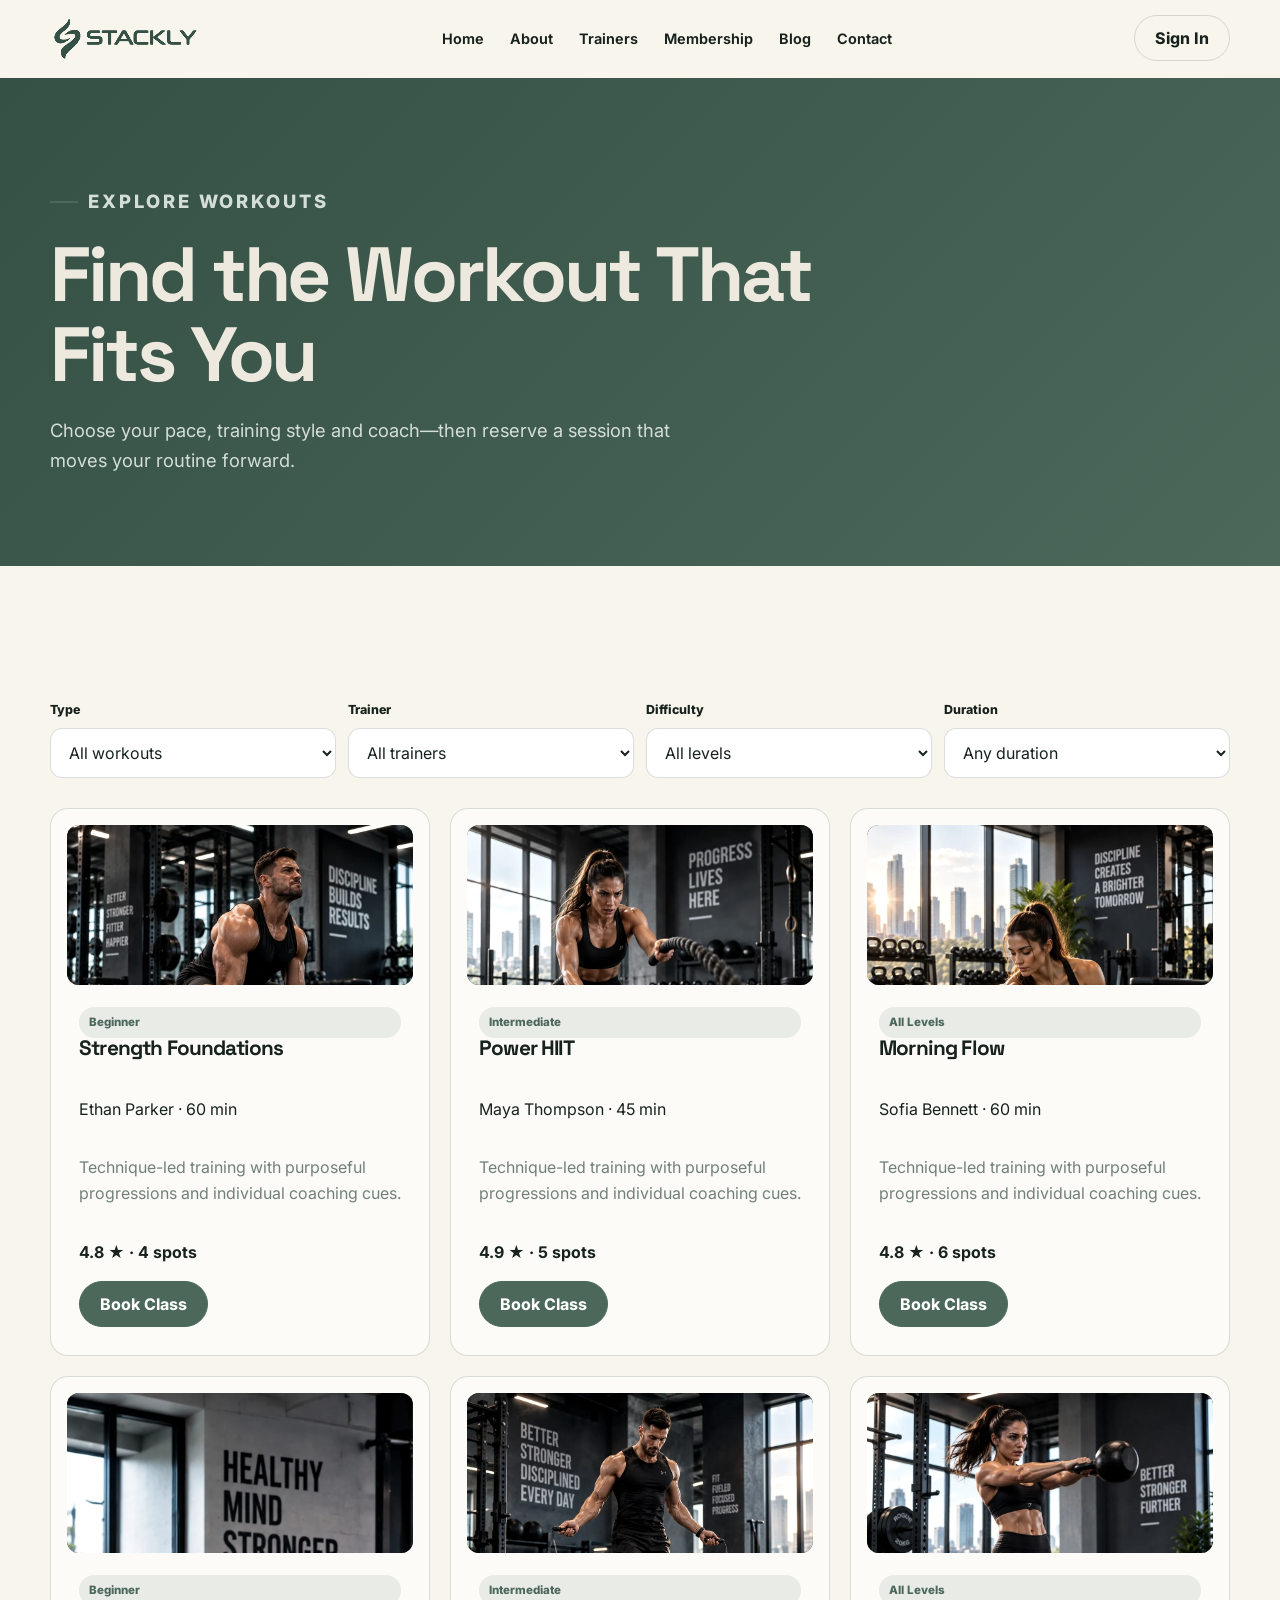
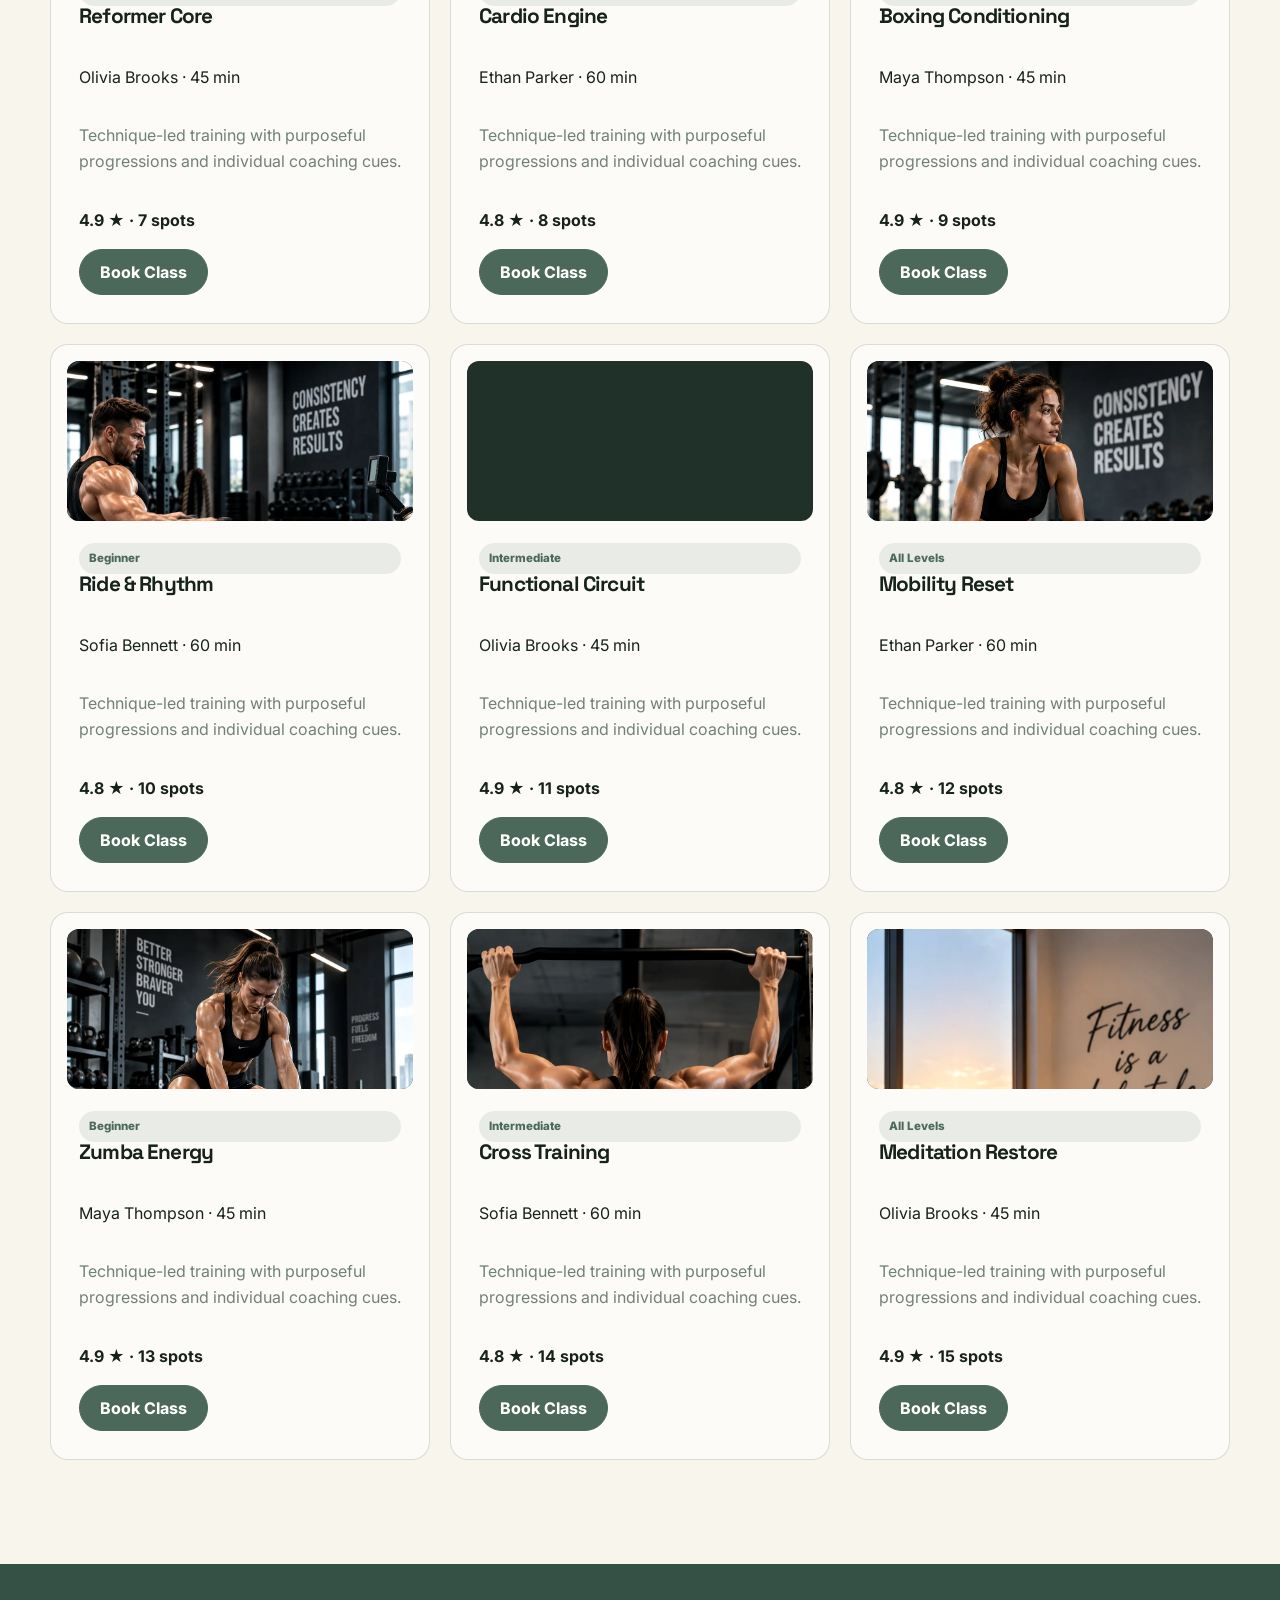
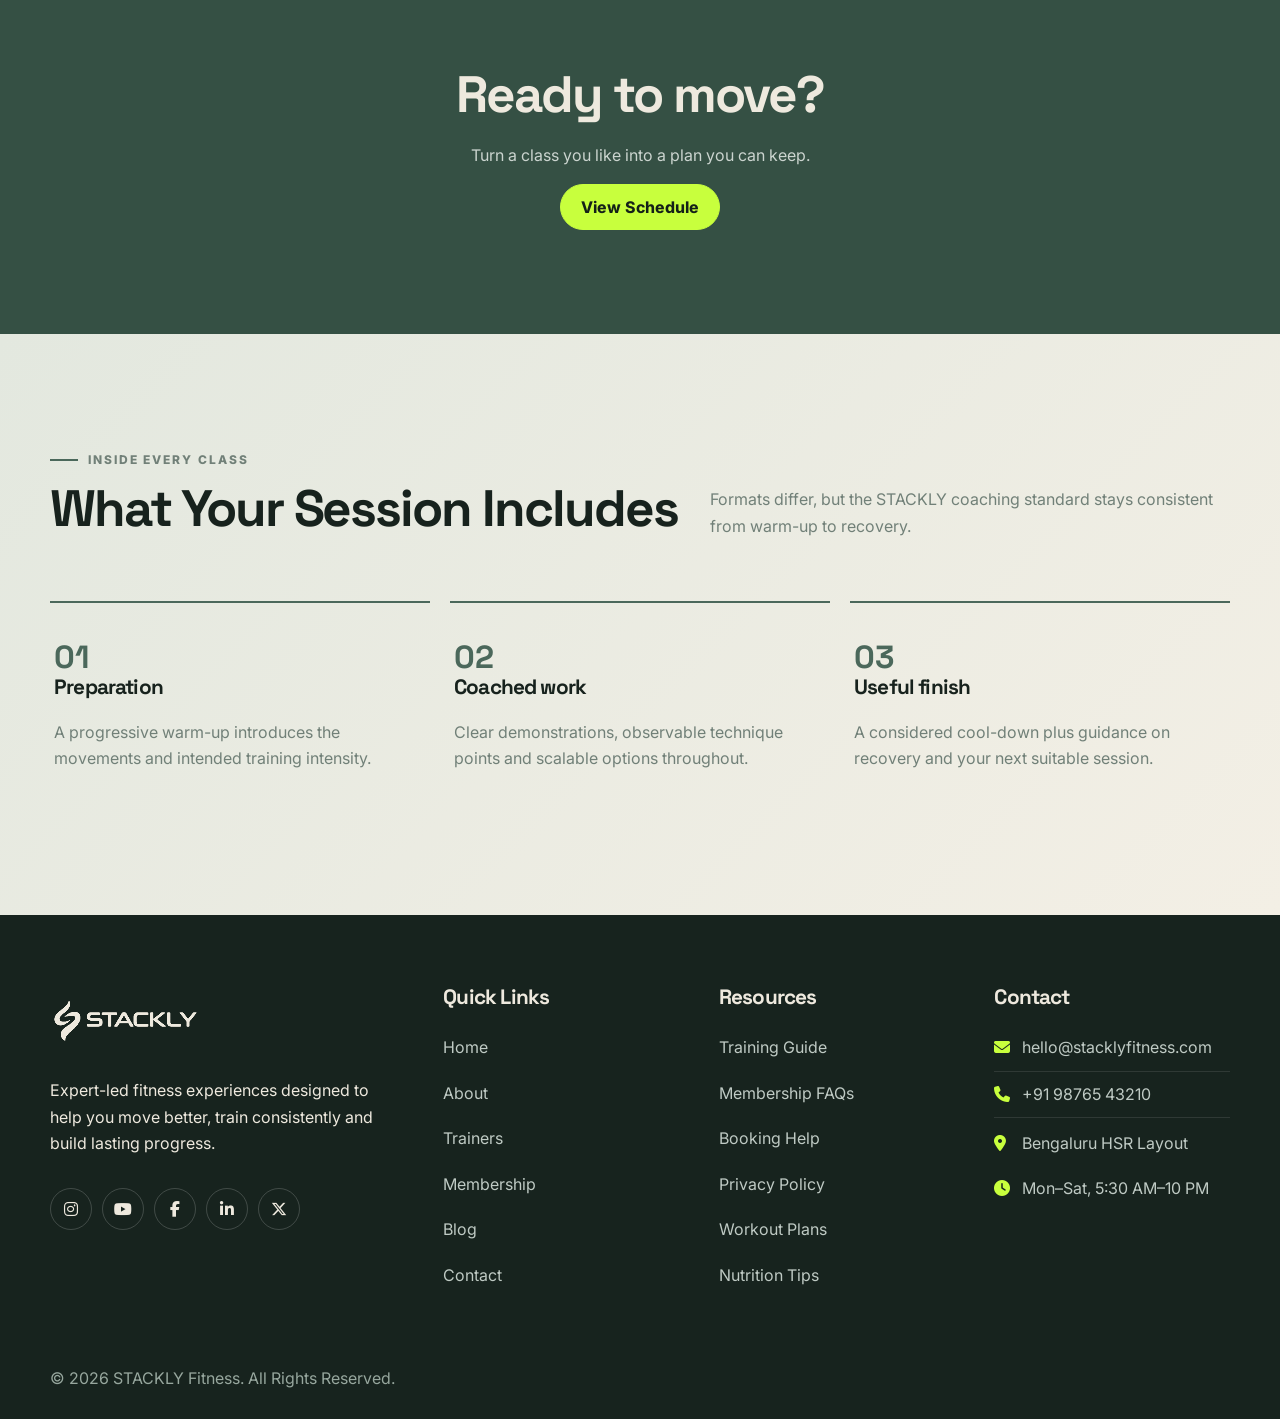
<file: classes.html>
<!doctype html>
<html lang="en">
  <head>
    <meta charset="utf-8" />
    <meta name="viewport" content="width=device-width,initial-scale=1" />
    <title>Fitness Classes | STACKLY Fitness</title>
    <meta
      name="description"
      content="Explore strength, HIIT, yoga, Pilates, boxing, cycling and mobility classes at STACKLY Fitness."
    />
    <link rel="icon" href="favicon.svg" />
    <link
      href="https://fonts.googleapis.com/css2?family=Inter:wght@400;600;700;800&family=Space+Grotesk:wght@500;700&display=swap"
      rel="stylesheet"
    />
    <link rel="stylesheet" href="assets/css/style.css" />
  </head>
  <body>
    <div data-nav></div>
    <main id="main">
      <header class="page-hero">
        <div class="container">
          <p class="eyebrow">Explore workouts</p>
          <h1>Find the Workout That Fits You</h1>
          <p>
            Choose your pace, training style and coach—then reserve a session
            that moves your routine forward.
          </p>
        </div>
      </header>
      <section>
        <div class="container">
          <div class="toolbar">
            <div class="field">
              <label>Type</label
              ><select data-filter>
                <option>All workouts</option>
                <option>Strength</option>
                <option>HIIT</option>
                <option>Yoga</option>
              </select>
            </div>
            <div class="field">
              <label>Trainer</label
              ><select>
                <option>All trainers</option>
                <option>Maya Thompson</option>
                <option>Ethan Parker</option>
              </select>
            </div>
            <div class="field">
              <label>Difficulty</label
              ><select>
                <option>All levels</option>
                <option>Beginner</option>
                <option>Intermediate</option>
                <option>Advanced</option>
              </select>
            </div>
            <div class="field">
              <label>Duration</label
              ><select>
                <option>Any duration</option>
                <option>30 min</option>
                <option>45 min</option>
                <option>60 min</option>
              </select>
            </div>
          </div>
          <div class="grid grid-3">
            <article class="card reveal">
              <div class="mini">IMAGE SPACE</div>
              <span class="tag">Beginner</span>
              <h3>Strength Foundations</h3>
              <p>Ethan Parker · 60 min</p>
              <p class="muted">
                Technique-led training with purposeful progressions and
                individual coaching cues.
              </p>
              <p><strong>4.8 ★ · 4 spots</strong></p>
              <a class="btn btn-primary" href="404.html">Book Class</a>
            </article>
            <article class="card reveal">
              <div class="mini">IMAGE SPACE</div>
              <span class="tag">Intermediate</span>
              <h3>Power HIIT</h3>
              <p>Maya Thompson · 45 min</p>
              <p class="muted">
                Technique-led training with purposeful progressions and
                individual coaching cues.
              </p>
              <p><strong>4.9 ★ · 5 spots</strong></p>
              <a class="btn btn-primary" href="404.html">Book Class</a>
            </article>
            <article class="card reveal">
              <div class="mini">IMAGE SPACE</div>
              <span class="tag">All Levels</span>
              <h3>Morning Flow</h3>
              <p>Sofia Bennett · 60 min</p>
              <p class="muted">
                Technique-led training with purposeful progressions and
                individual coaching cues.
              </p>
              <p><strong>4.8 ★ · 6 spots</strong></p>
              <a class="btn btn-primary" href="404.html">Book Class</a>
            </article>
            <article class="card reveal">
              <div class="mini">IMAGE SPACE</div>
              <span class="tag">Beginner</span>
              <h3>Reformer Core</h3>
              <p>Olivia Brooks · 45 min</p>
              <p class="muted">
                Technique-led training with purposeful progressions and
                individual coaching cues.
              </p>
              <p><strong>4.9 ★ · 7 spots</strong></p>
              <a class="btn btn-primary" href="404.html">Book Class</a>
            </article>
            <article class="card reveal">
              <div class="mini">IMAGE SPACE</div>
              <span class="tag">Intermediate</span>
              <h3>Cardio Engine</h3>
              <p>Ethan Parker · 60 min</p>
              <p class="muted">
                Technique-led training with purposeful progressions and
                individual coaching cues.
              </p>
              <p><strong>4.8 ★ · 8 spots</strong></p>
              <a class="btn btn-primary" href="404.html">Book Class</a>
            </article>
            <article class="card reveal">
              <div class="mini">IMAGE SPACE</div>
              <span class="tag">All Levels</span>
              <h3>Boxing Conditioning</h3>
              <p>Maya Thompson · 45 min</p>
              <p class="muted">
                Technique-led training with purposeful progressions and
                individual coaching cues.
              </p>
              <p><strong>4.9 ★ · 9 spots</strong></p>
              <a class="btn btn-primary" href="404.html">Book Class</a>
            </article>
            <article class="card reveal">
              <div class="mini">IMAGE SPACE</div>
              <span class="tag">Beginner</span>
              <h3>Ride & Rhythm</h3>
              <p>Sofia Bennett · 60 min</p>
              <p class="muted">
                Technique-led training with purposeful progressions and
                individual coaching cues.
              </p>
              <p><strong>4.8 ★ · 10 spots</strong></p>
              <a class="btn btn-primary" href="404.html">Book Class</a>
            </article>
            <article class="card reveal">
              <div class="mini">IMAGE SPACE</div>
              <span class="tag">Intermediate</span>
              <h3>Functional Circuit</h3>
              <p>Olivia Brooks · 45 min</p>
              <p class="muted">
                Technique-led training with purposeful progressions and
                individual coaching cues.
              </p>
              <p><strong>4.9 ★ · 11 spots</strong></p>
              <a class="btn btn-primary" href="404.html">Book Class</a>
            </article>
            <article class="card reveal">
              <div class="mini">IMAGE SPACE</div>
              <span class="tag">All Levels</span>
              <h3>Mobility Reset</h3>
              <p>Ethan Parker · 60 min</p>
              <p class="muted">
                Technique-led training with purposeful progressions and
                individual coaching cues.
              </p>
              <p><strong>4.8 ★ · 12 spots</strong></p>
              <a class="btn btn-primary" href="404.html">Book Class</a>
            </article>
            <article class="card reveal">
              <div class="mini">IMAGE SPACE</div>
              <span class="tag">Beginner</span>
              <h3>Zumba Energy</h3>
              <p>Maya Thompson · 45 min</p>
              <p class="muted">
                Technique-led training with purposeful progressions and
                individual coaching cues.
              </p>
              <p><strong>4.9 ★ · 13 spots</strong></p>
              <a class="btn btn-primary" href="404.html">Book Class</a>
            </article>
            <article class="card reveal">
              <div class="mini">IMAGE SPACE</div>
              <span class="tag">Intermediate</span>
              <h3>Cross Training</h3>
              <p>Sofia Bennett · 60 min</p>
              <p class="muted">
                Technique-led training with purposeful progressions and
                individual coaching cues.
              </p>
              <p><strong>4.8 ★ · 14 spots</strong></p>
              <a class="btn btn-primary" href="404.html">Book Class</a>
            </article>
            <article class="card reveal">
              <div class="mini">IMAGE SPACE</div>
              <span class="tag">All Levels</span>
              <h3>Meditation Restore</h3>
              <p>Olivia Brooks · 45 min</p>
              <p class="muted">
                Technique-led training with purposeful progressions and
                individual coaching cues.
              </p>
              <p><strong>4.9 ★ · 15 spots</strong></p>
              <a class="btn btn-primary" href="404.html">Book Class</a>
            </article>
          </div>
        </div>
      </section>
      <section class="dark-band center">
        <div class="container">
          <h2>Ready to move?</h2>
          <p>Turn a class you like into a plan you can keep.</p>
          <a class="btn btn-accent" href="404.html">View Schedule</a>
        </div>
      </section>
    </main>
    <div data-footer></div>
    <script src="assets/js/main.js"></script>
  </body>
</html>
</file>
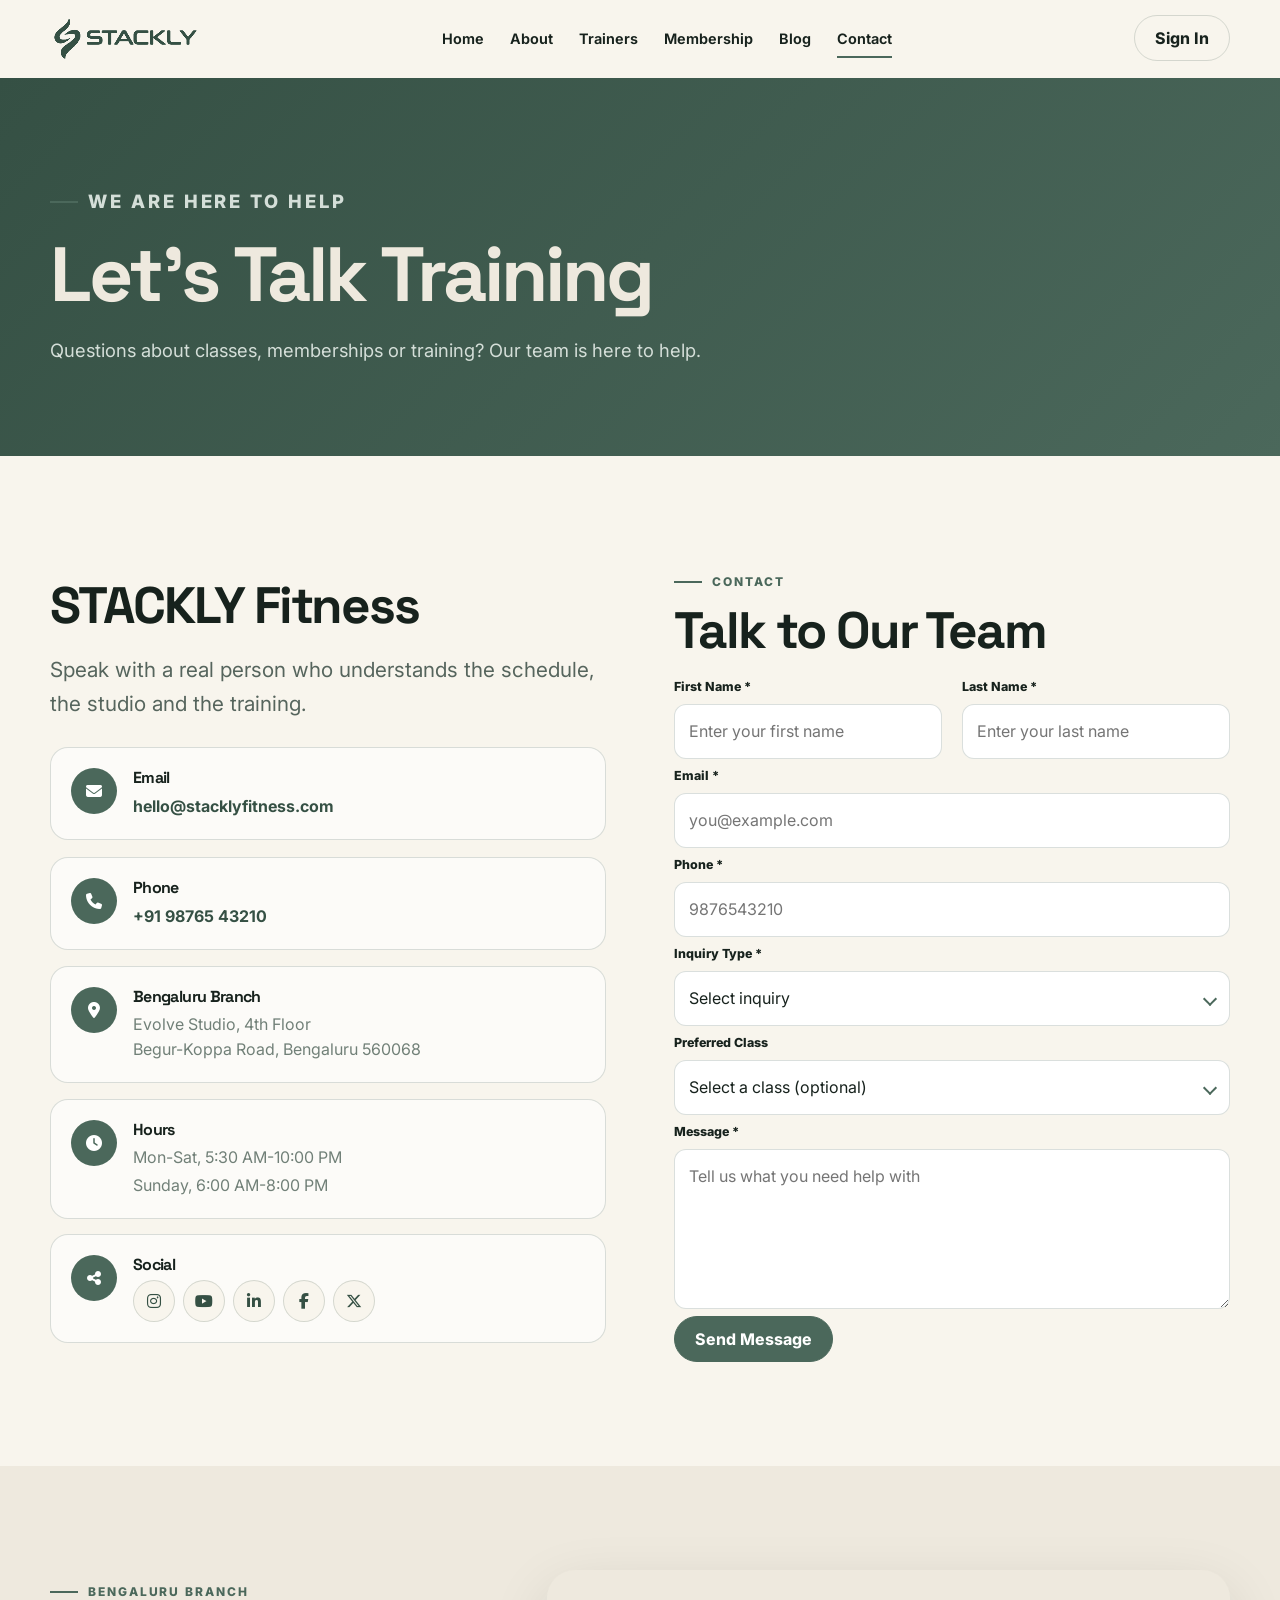
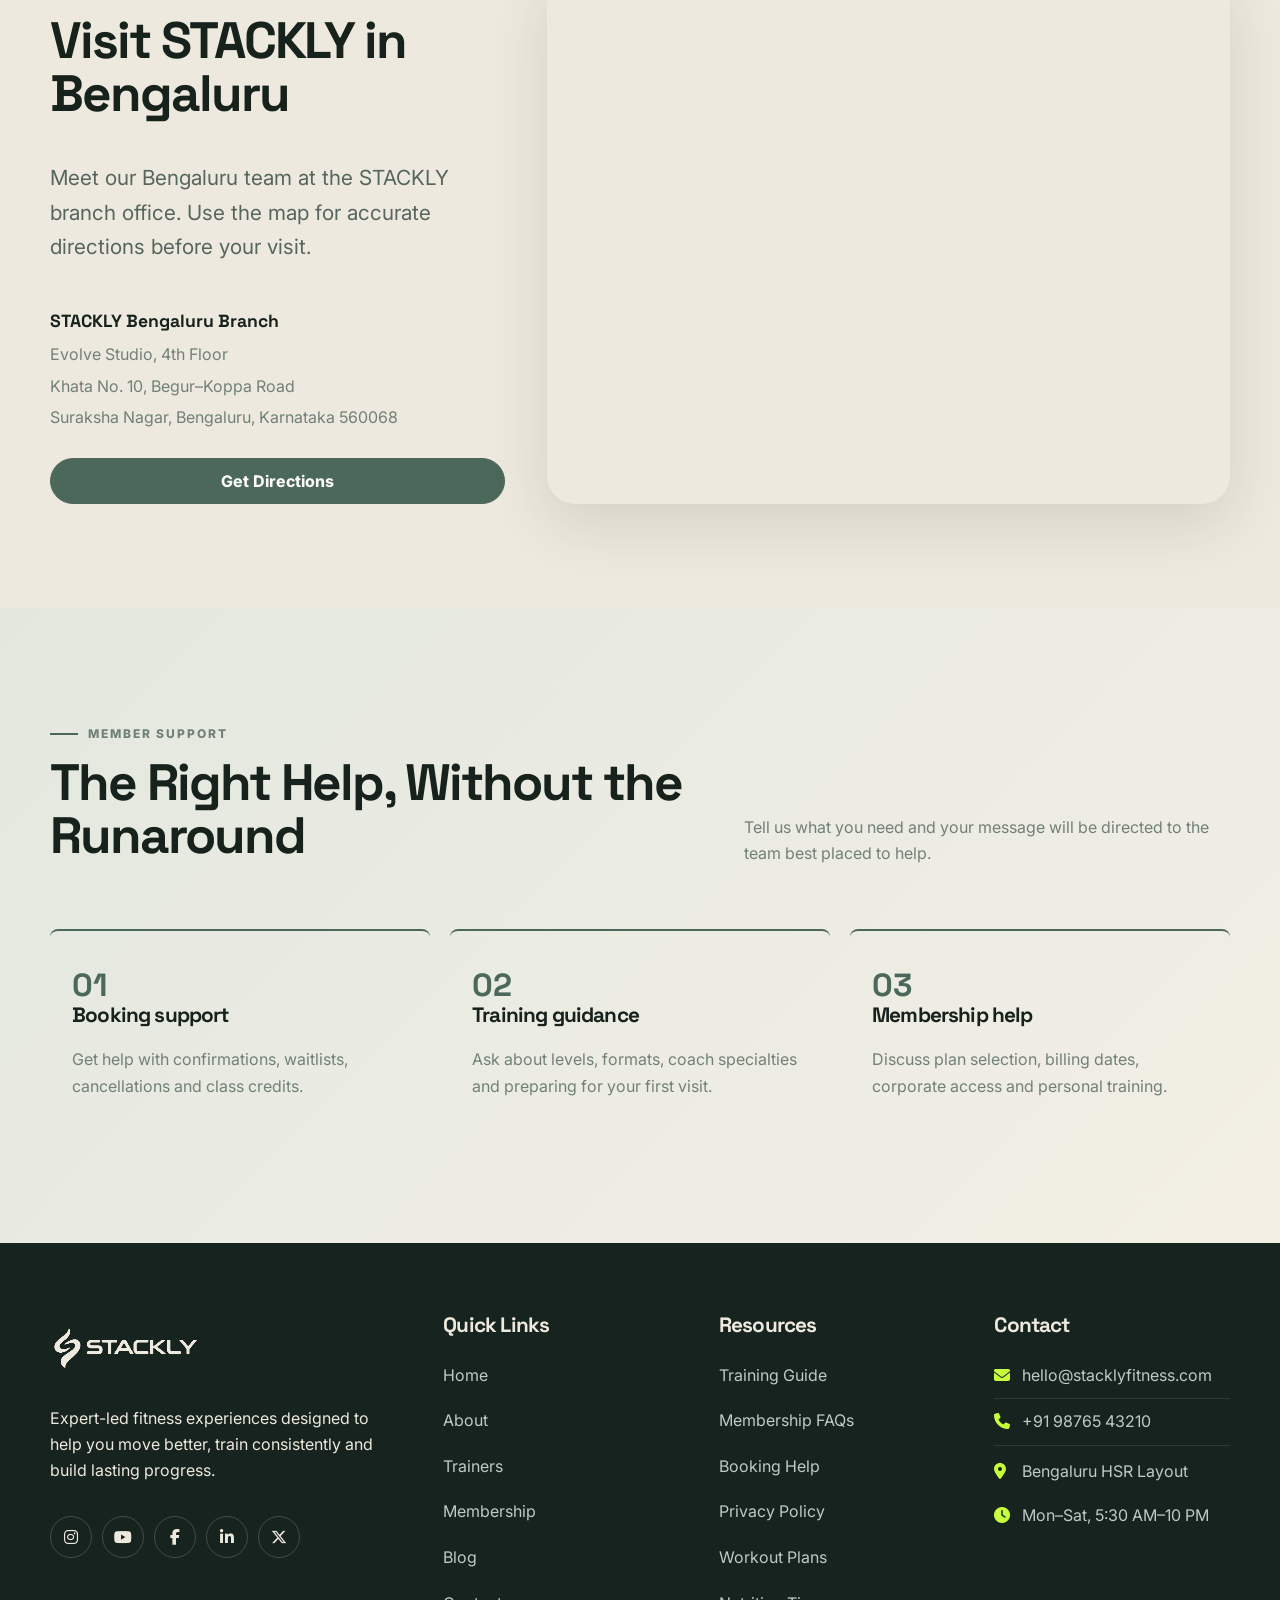
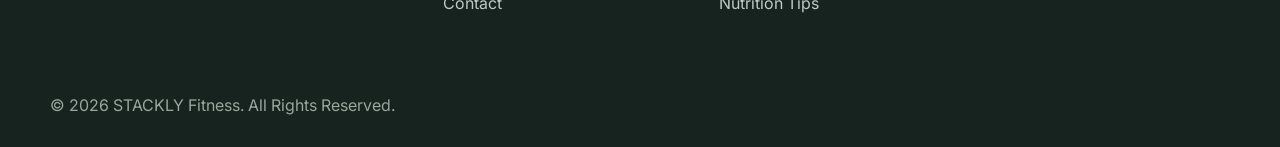
<file: contact.html>
<!doctype html>
<html lang="en">
  <head>
    <meta charset="utf-8" />
    <meta name="viewport" content="width=device-width,initial-scale=1" />
    <title>Contact STACKLY Fitness</title>
    <meta
      name="description"
      content="Contact STACKLY Fitness about classes, memberships, trainers and booking support."
    />
    <link rel="icon" href="favicon.svg" />
    <link
      href="https://fonts.googleapis.com/css2?family=Inter:wght@400;600;700;800&family=Space+Grotesk:wght@500;700&display=swap"
      rel="stylesheet"
    />
    <link rel="stylesheet" href="assets/css/style.css" />
  </head>
  <body class="contact-page">
    <div data-nav></div>
    <main id="main">
      <header class="page-hero">
        <div class="container">
          <p class="eyebrow">We are here to help</p>
          <h1>Let’s Talk Training</h1>
          <p>
            Questions about classes, memberships or training? Our team is here
            to help.
          </p>
        </div>
      </header>
      <section>
        <div class="container split">
          <div>
            <h2>STACKLY Fitness</h2>
            <p class="lead">
              Speak with a real person who understands the schedule, the studio
              and the training.
            </p>
            <div class="contact-card-grid" aria-label="Contact details">
              <article class="contact-info-card card">
                <span class="contact-info-icon"><i class="fa-solid fa-envelope" aria-hidden="true"></i></span>
                <div>
                  <h3>Email</h3>
                  <a href="mailto:hello@stacklyfitness.com">hello@stacklyfitness.com</a>
                </div>
              </article>
              <article class="contact-info-card card">
                <span class="contact-info-icon"><i class="fa-solid fa-phone" aria-hidden="true"></i></span>
                <div>
                  <h3>Phone</h3>
                  <a href="tel:+919876543210">+91 98765 43210</a>
                </div>
              </article>
              <article class="contact-info-card card">
                <span class="contact-info-icon"><i class="fa-solid fa-location-dot" aria-hidden="true"></i></span>
                <div>
                  <h3>Bengaluru Branch</h3>
                  <address>Evolve Studio, 4th Floor<br />Begur-Koppa Road, Bengaluru 560068</address>
                </div>
              </article>
              <article class="contact-info-card card">
                <span class="contact-info-icon"><i class="fa-solid fa-clock" aria-hidden="true"></i></span>
                <div>
                  <h3>Hours</h3>
                  <p>Mon-Sat, 5:30 AM-10:00 PM</p>
                  <p>Sunday, 6:00 AM-8:00 PM</p>
                </div>
              </article>
              <article class="contact-info-card contact-social-card card">
                <span class="contact-info-icon"><i class="fa-solid fa-share-nodes" aria-hidden="true"></i></span>
                <div>
                  <h3>Social</h3>
                  <nav class="contact-social-links" aria-label="Social media">
                    <a href="404.html" aria-label="Instagram"><i class="fa-brands fa-instagram" aria-hidden="true"></i><span>Instagram</span></a>
                    <a href="404.html" aria-label="YouTube"><i class="fa-brands fa-youtube" aria-hidden="true"></i><span>YouTube</span></a>
                    <a href="404.html" aria-label="LinkedIn"><i class="fa-brands fa-linkedin-in" aria-hidden="true"></i><span>LinkedIn</span></a>
                    <a href="404.html" aria-label="Facebook"><i class="fa-brands fa-facebook-f" aria-hidden="true"></i><span>Facebook</span></a>
                    <a href="404.html" aria-label="X"><i class="fa-brands fa-x-twitter" aria-hidden="true"></i><span>X</span></a>
                  </nav>
                </div>
              </article>
            </div>
          </div>
          <form id="contact-form" novalidate>
            <p class="eyebrow">Contact</p>
            <h2>Talk to Our Team</h2>
            <div class="grid grid-2" style="grid-template-columns: 1fr 1fr">
              <div class="field">
                <label for="first">First Name *</label
                ><input
                  id="first"
                  name="first"
                  placeholder="Enter your first name"
                  pattern="[A-Za-z]+"
                  title="First name should contain only alphabets"
                  required
                /><small
                  class="error"
                ></small>
              </div>
              <div class="field">
                <label for="last">Last Name *</label
                ><input
                  id="last"
                  name="last"
                  placeholder="Enter your last name"
                  pattern="[A-Za-z]+"
                  title="Last name should contain only alphabets"
                  required
                /><small
                  class="error"
                ></small>
              </div>
            </div>
            <div class="field">
              <label for="email">Email *</label
              ><input
                id="email"
                name="email"
                type="email"
                autocomplete="email"
                maxlength="254"
                placeholder="you@example.com"
                title="Enter a valid email address"
                required
              /><small
                class="error"
              ></small>
            </div>
            <div class="field">
              <label for="phone">Phone *</label
              ><input
                id="phone"
                name="phone"
                inputmode="numeric"
                maxlength="10"
                pattern="[0-9]{10}"
                placeholder="9876543210"
                title="Phone number should contain exactly 10 digits"
                required
              /><small class="error"></small>
            </div>
            <div class="field">
              <label for="inquiry">Inquiry Type *</label
              ><select id="inquiry" name="inquiry" data-placeholder="Select inquiry" required>
                <option>Class Booking</option>
                <option>Membership</option>
                <option>Personal Training</option>
                <option>Trainer Information</option>
                <option>Booking Support</option>
                <option>General Inquiry</option></select
              ><small class="error"></small>
            </div>
            <div class="field">
              <label for="preferred">Preferred Class</label
              ><select id="preferred" name="preferred">
                <option value="" selected disabled hidden>Select a class (optional)</option>
                <option>Strength Foundations</option>
                <option>Power HIIT</option>
                <option>Morning Flow</option>
                <option>Reformer Core</option>
                <option>Cardio Engine</option>
                <option>Boxing Conditioning</option>
                <option>Ride &amp; Rhythm</option>
                <option>Functional Circuit</option>
                <option>Mobility Reset</option>
                <option>Zumba Energy</option>
                <option>Cross Training</option>
                <option>Meditation Restore</option>
                <option>Personal Training</option>
              </select>
              <small class="error"></small>
            </div>
            <div class="field">
              <label for="message">Message *</label
              ><textarea
                id="message"
                name="message"
                placeholder="Tell us what you need help with"
                rows="5"
                required
              ></textarea
              ><small class="error"></small>
            </div>
            <button class="btn btn-primary">Send Message</button>
          </form>
        </div>
      </section>
      <section class="location-section">
        <div class="container location-layout">
          <article class="location-copy">
            <p class="eyebrow">Bengaluru branch</p>
            <h2>Visit STACKLY in Bengaluru</h2>
            <p class="lead">
              Meet our Bengaluru team at the STACKLY branch office. Use the map
              for accurate directions before your visit.
            </p>
            <address class="location-address">
              <strong>STACKLY Bengaluru Branch</strong>
              <span>Evolve Studio, 4th Floor</span>
              <span>Khata No. 10, Begur–Koppa Road</span>
              <span>Suraksha Nagar, Bengaluru, Karnataka 560068</span>
            </address>
            <a
              class="btn btn-primary"
              href="https://www.google.com/maps/search/?api=1&query=Evolve+Studio+Begur+Koppa+Road+Bengaluru+560068"
              target="_blank"
              rel="noopener"
              >Get Directions</a
            >
          </article>
          <div class="location-map">
            <iframe
              src="https://www.google.com/maps?q=Evolve%20Studio%2C%20Begur%20Koppa%20Road%2C%20Bengaluru%20560068&output=embed"
              title="STACKLY Bengaluru branch location"
              loading="lazy"
              referrerpolicy="no-referrer-when-downgrade"
            ></iframe>
          </div>
        </div>
      </section>
    </main>
    <div data-footer></div>
    <script src="assets/js/main.js"></script>
    <script>
      document.querySelectorAll("#first, #last").forEach((input) => {
        input.addEventListener("input", () => {
          input.value = input.value.replace(/[^A-Za-z]/g, "");
        });
      });

      document.querySelector("#phone").addEventListener("input", (e) => {
        e.target.value = e.target.value.replace(/\D/g, "").slice(0, 10);
      });

      function clearContactForm() {
        const form = document.querySelector("#contact-form");
        if (!form) return;
        form.reset();
        form.querySelectorAll("[aria-invalid]").forEach((field) => {
          field.removeAttribute("aria-invalid");
        });
        form.querySelectorAll(".error").forEach((error) => {
          error.textContent = "";
        });
      }

      window.addEventListener("pageshow", clearContactForm);

      document
        .querySelector("#contact-form")
        .addEventListener("submit", (e) => {
          e.preventDefault();
          let ok = true;
          const messages = {
            first: "First name should contain only alphabets.",
            last: "Last name should contain only alphabets.",
            email: "Enter a valid email address, such as you@example.com.",
            phone: "Phone number should contain exactly 10 digits.",
          };

          e.target.querySelectorAll("input, select, textarea").forEach((x) => {
            let m = "";
            x.value = x.value.trim();
            if (x.required && !x.value) {
              m = "Please fill in this required field.";
            } else if (x.type === "email" && !validEmailAddress(x.value)) {
              m = messages.email;
            } else if (x.tagName === "SELECT" && !Array.from(x.options).some((option) => option.value === x.value)) {
              m = "Please choose an option from the list.";
            } else if (!x.checkValidity()) {
              m = messages[x.name] || "Please enter a valid value.";
            }
            x.parentElement.querySelector(".error").textContent = m;
            if (m) x.setAttribute("aria-invalid", "true");
            else x.removeAttribute("aria-invalid");
            if (m) ok = false;
          });
          if (!ok) {
            const invalid = e.target.querySelector('[aria-invalid="true"]');
            const dropdown = invalid?.nextElementSibling;
            if (dropdown?.classList.contains("contact-dropdown")) {
              dropdown.querySelector("summary").focus();
            } else invalid?.focus();
          }
          if (ok) {
            clearContactForm();
            window.location.href = "404.html";
          }
        });
    </script>
    <script src="assets/js/contact-selects.js?v=3"></script>
  </body>
</html>
</file>
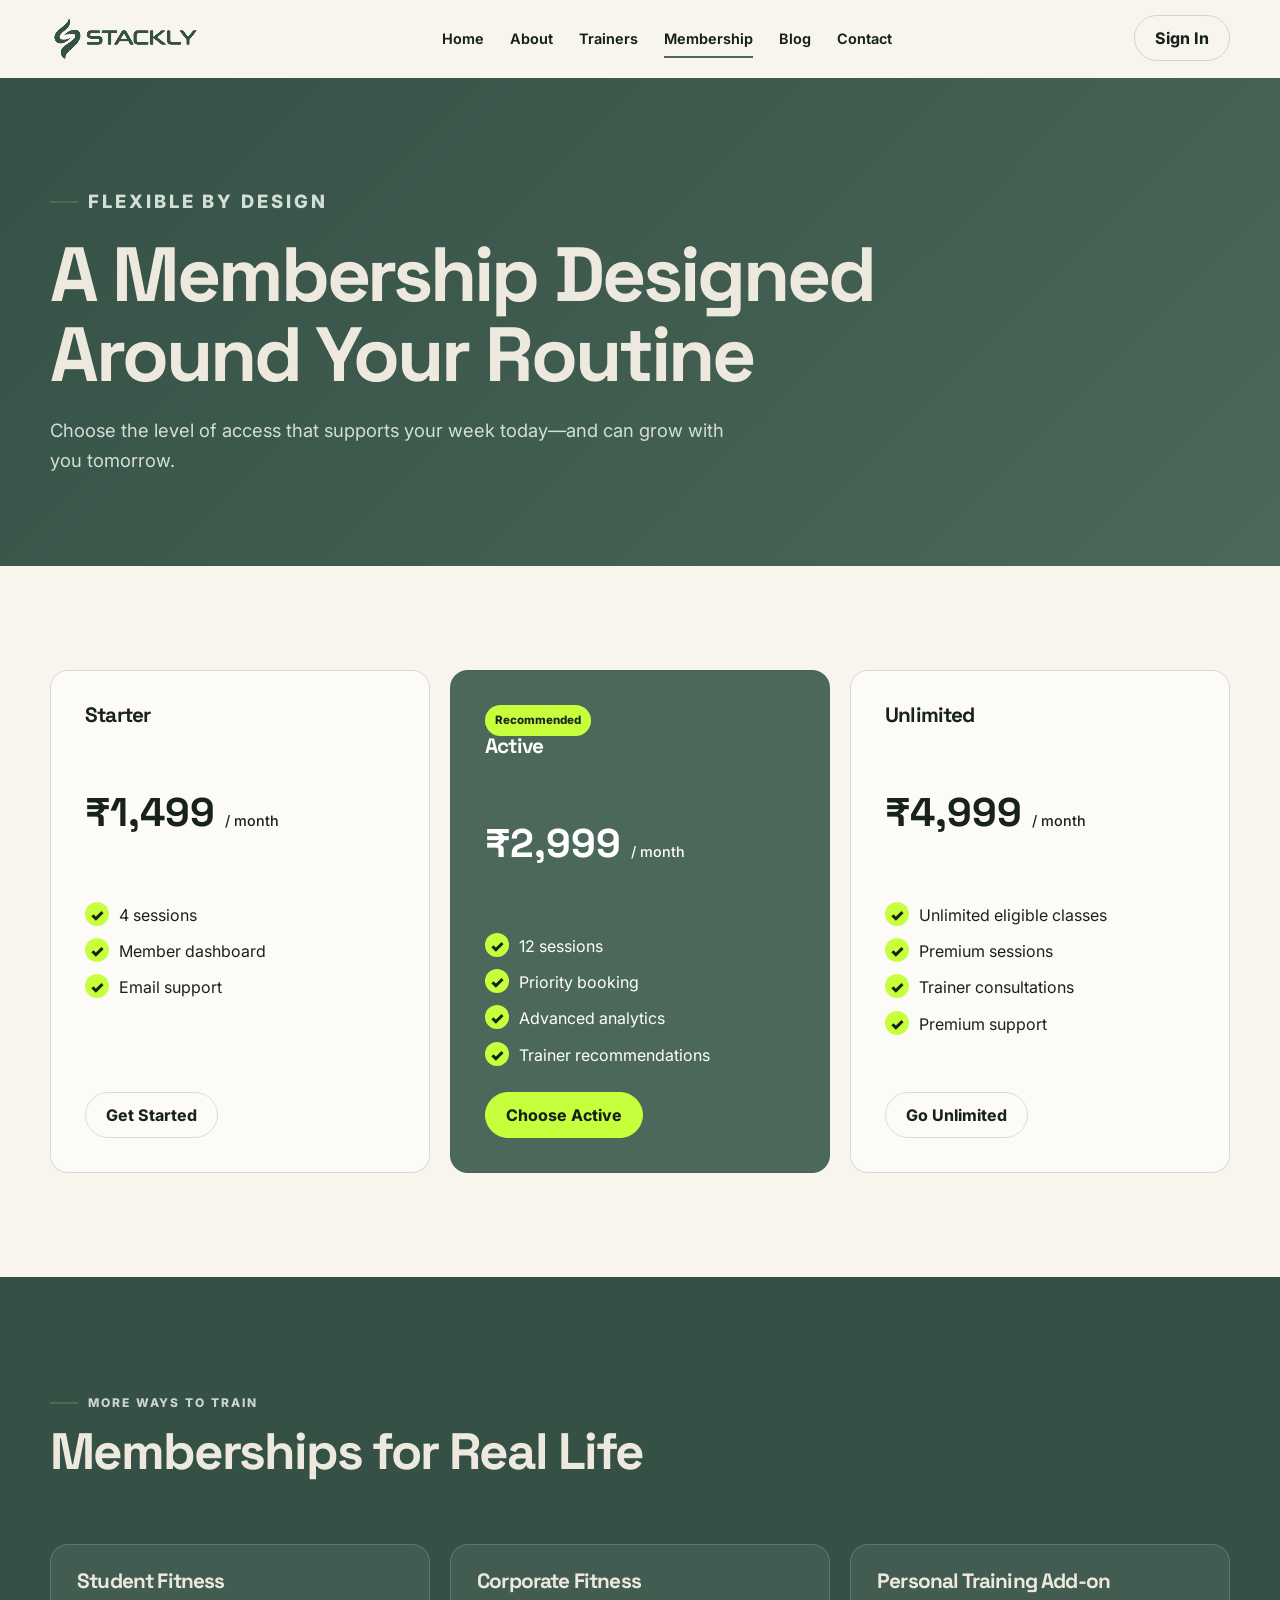
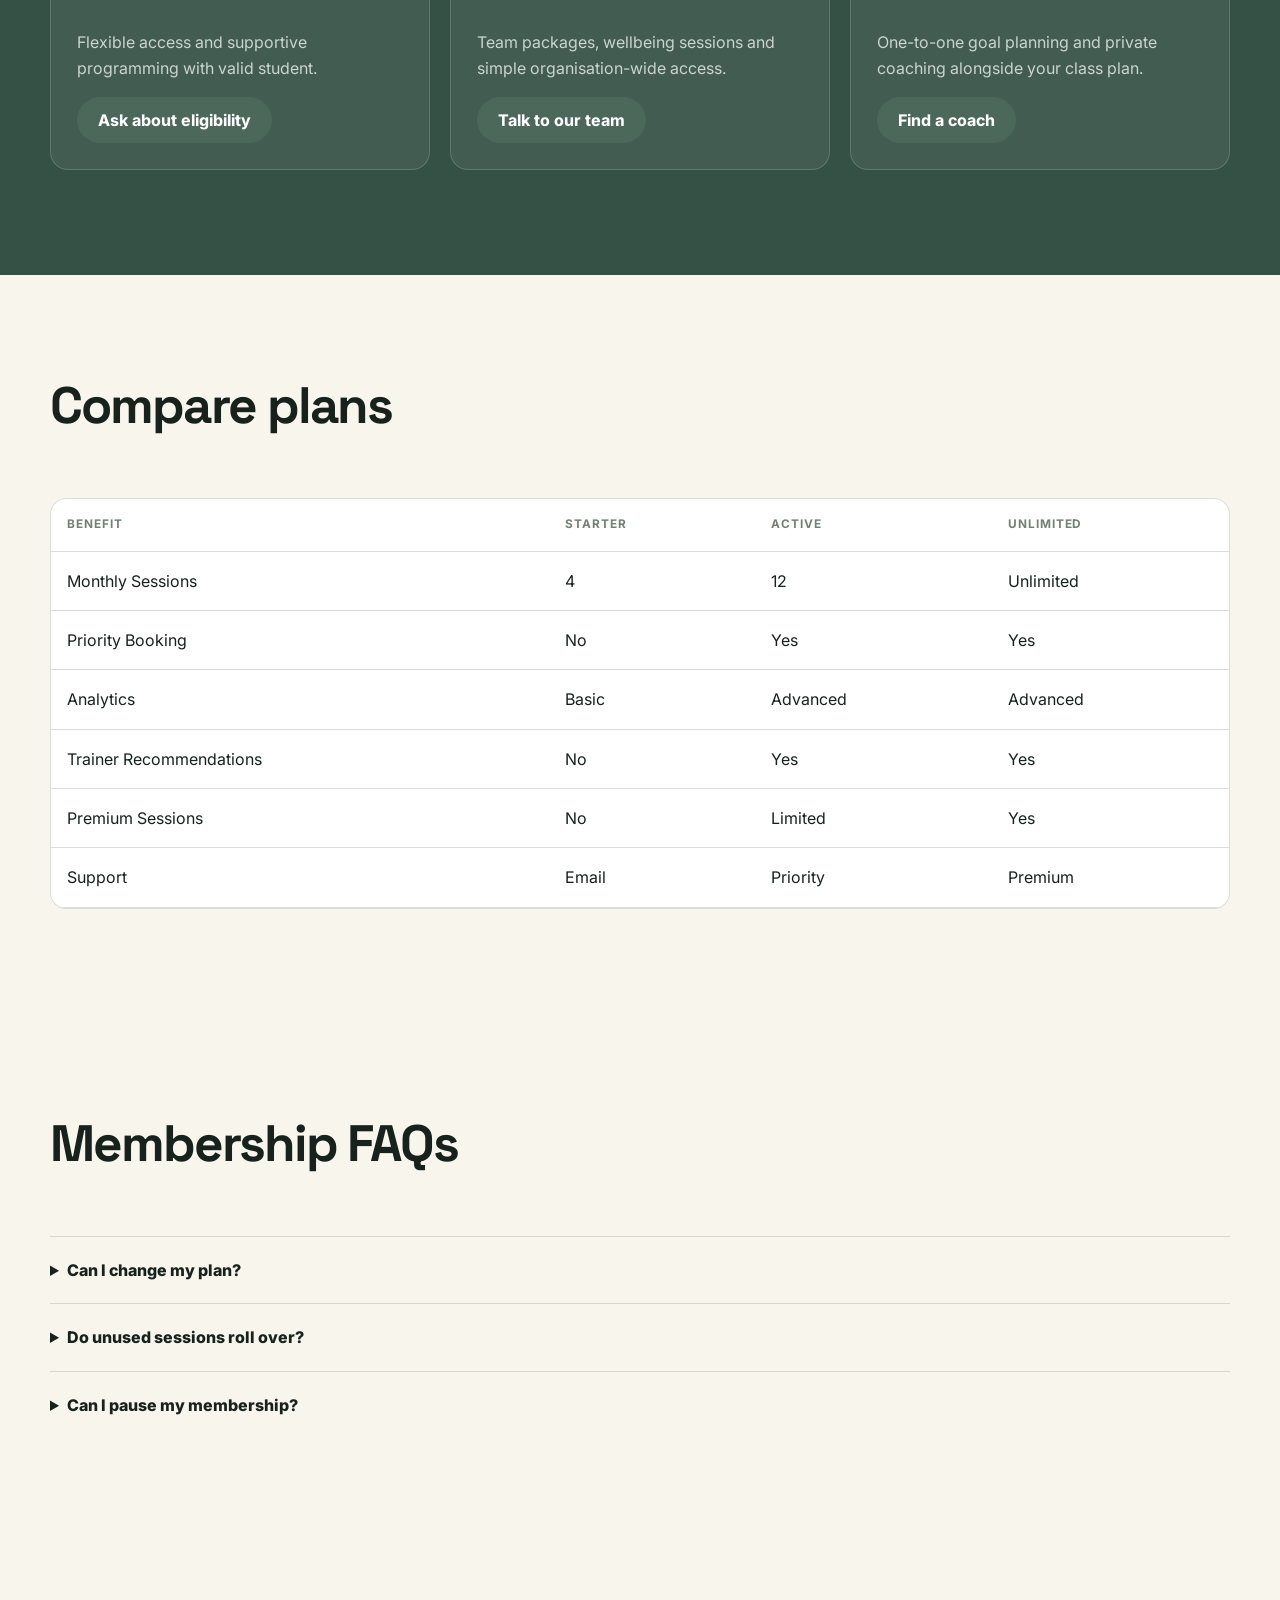
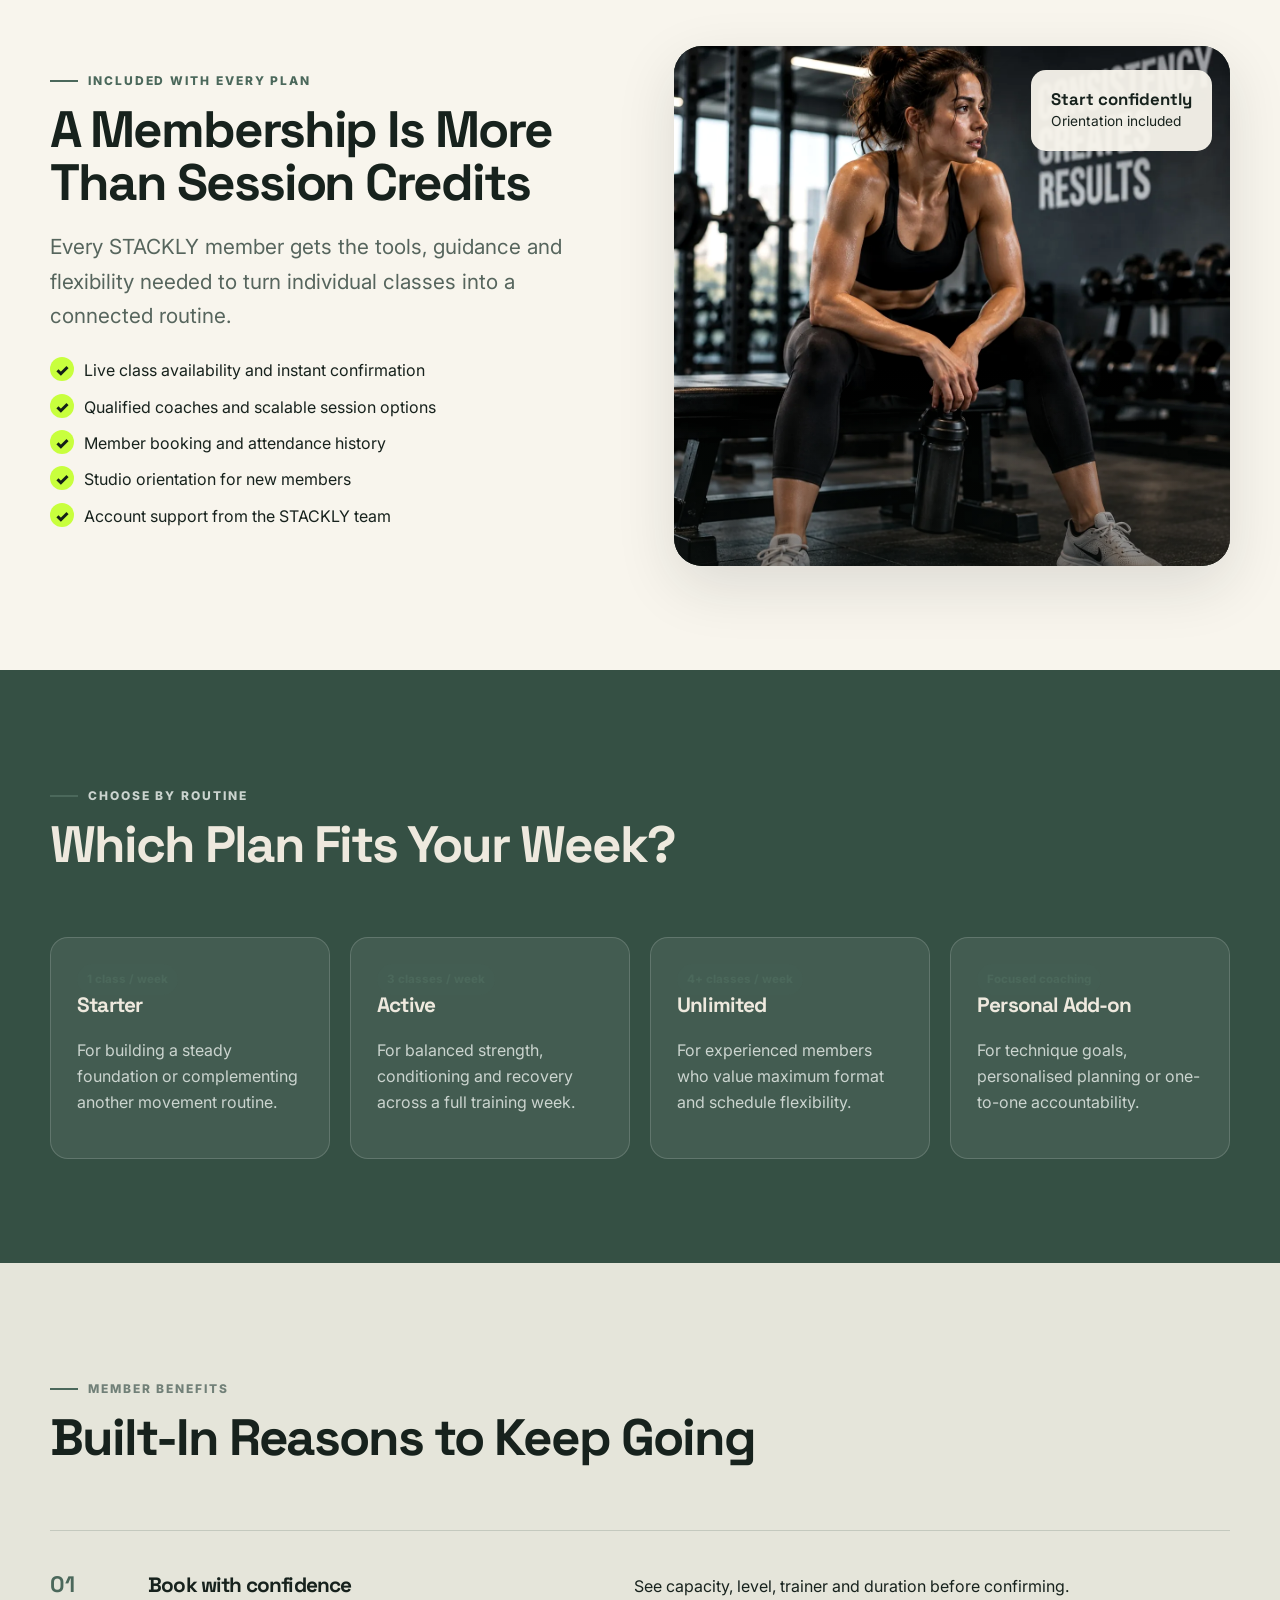
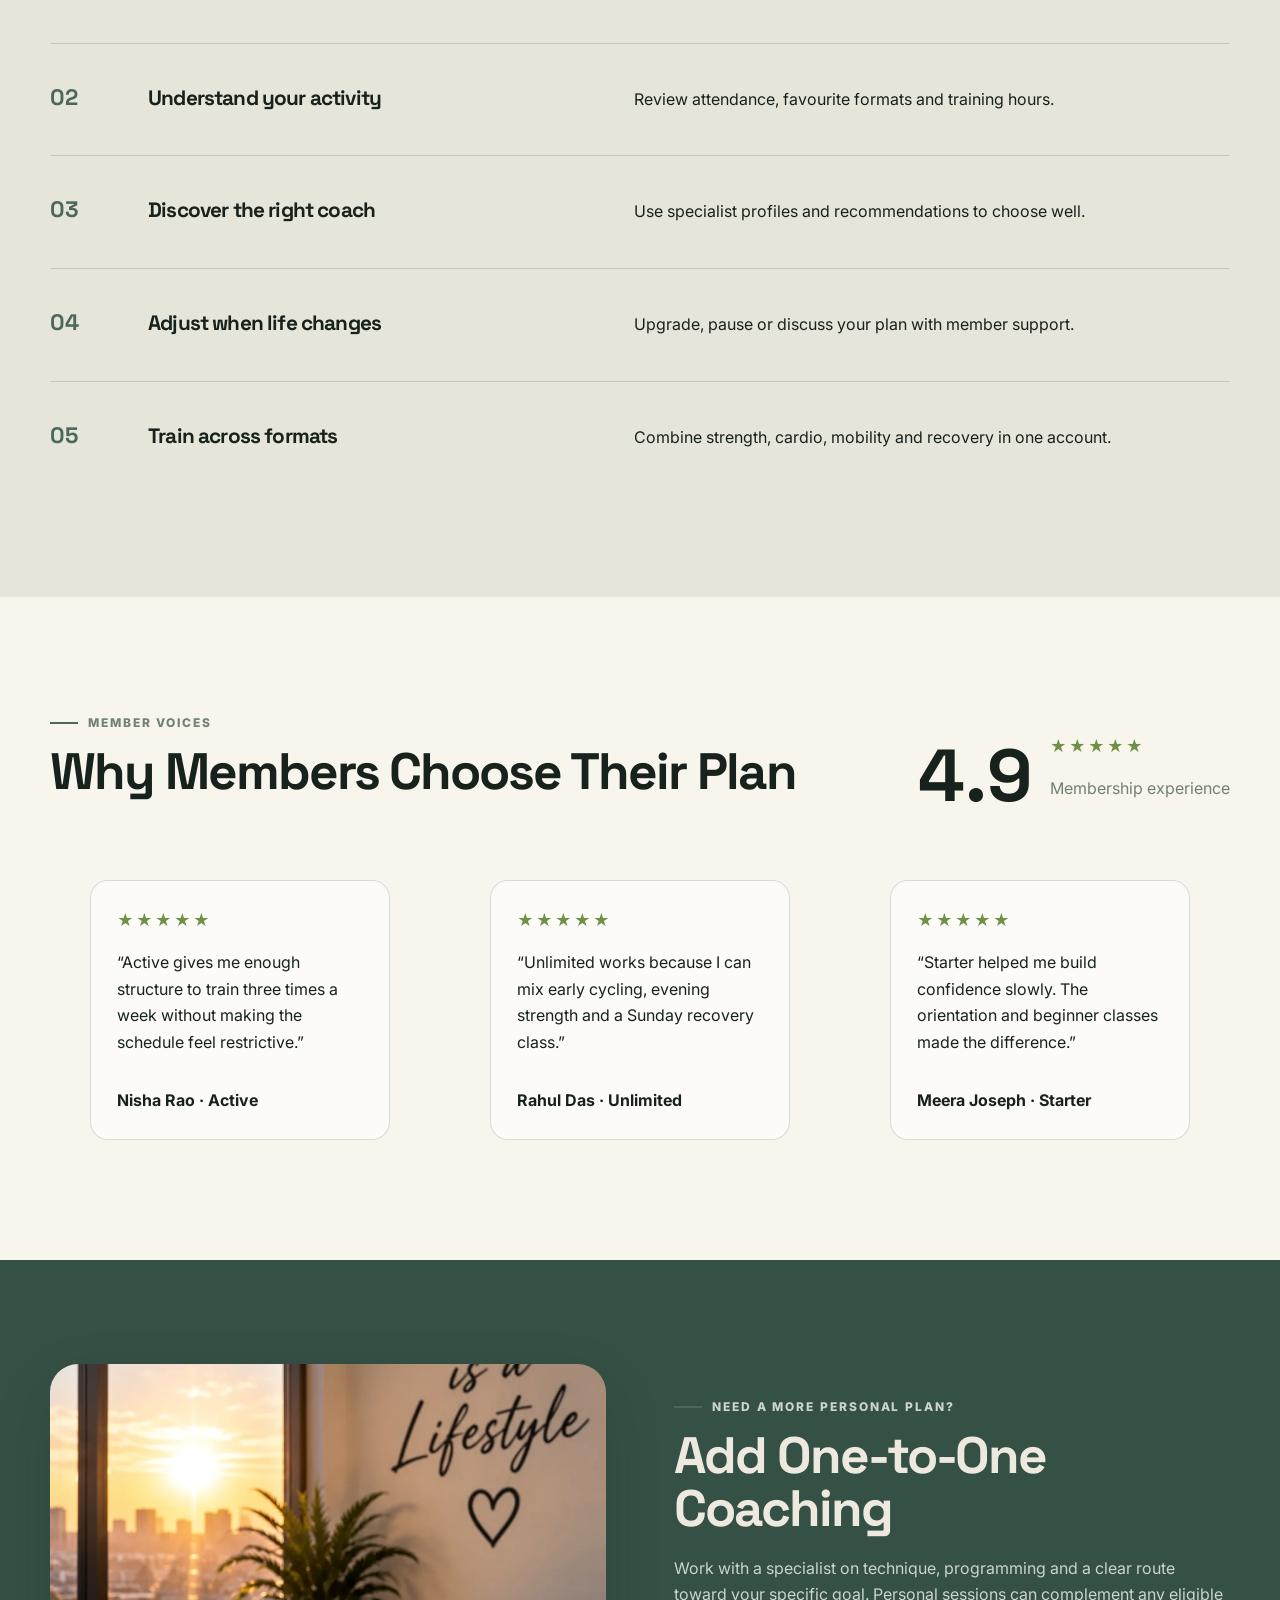
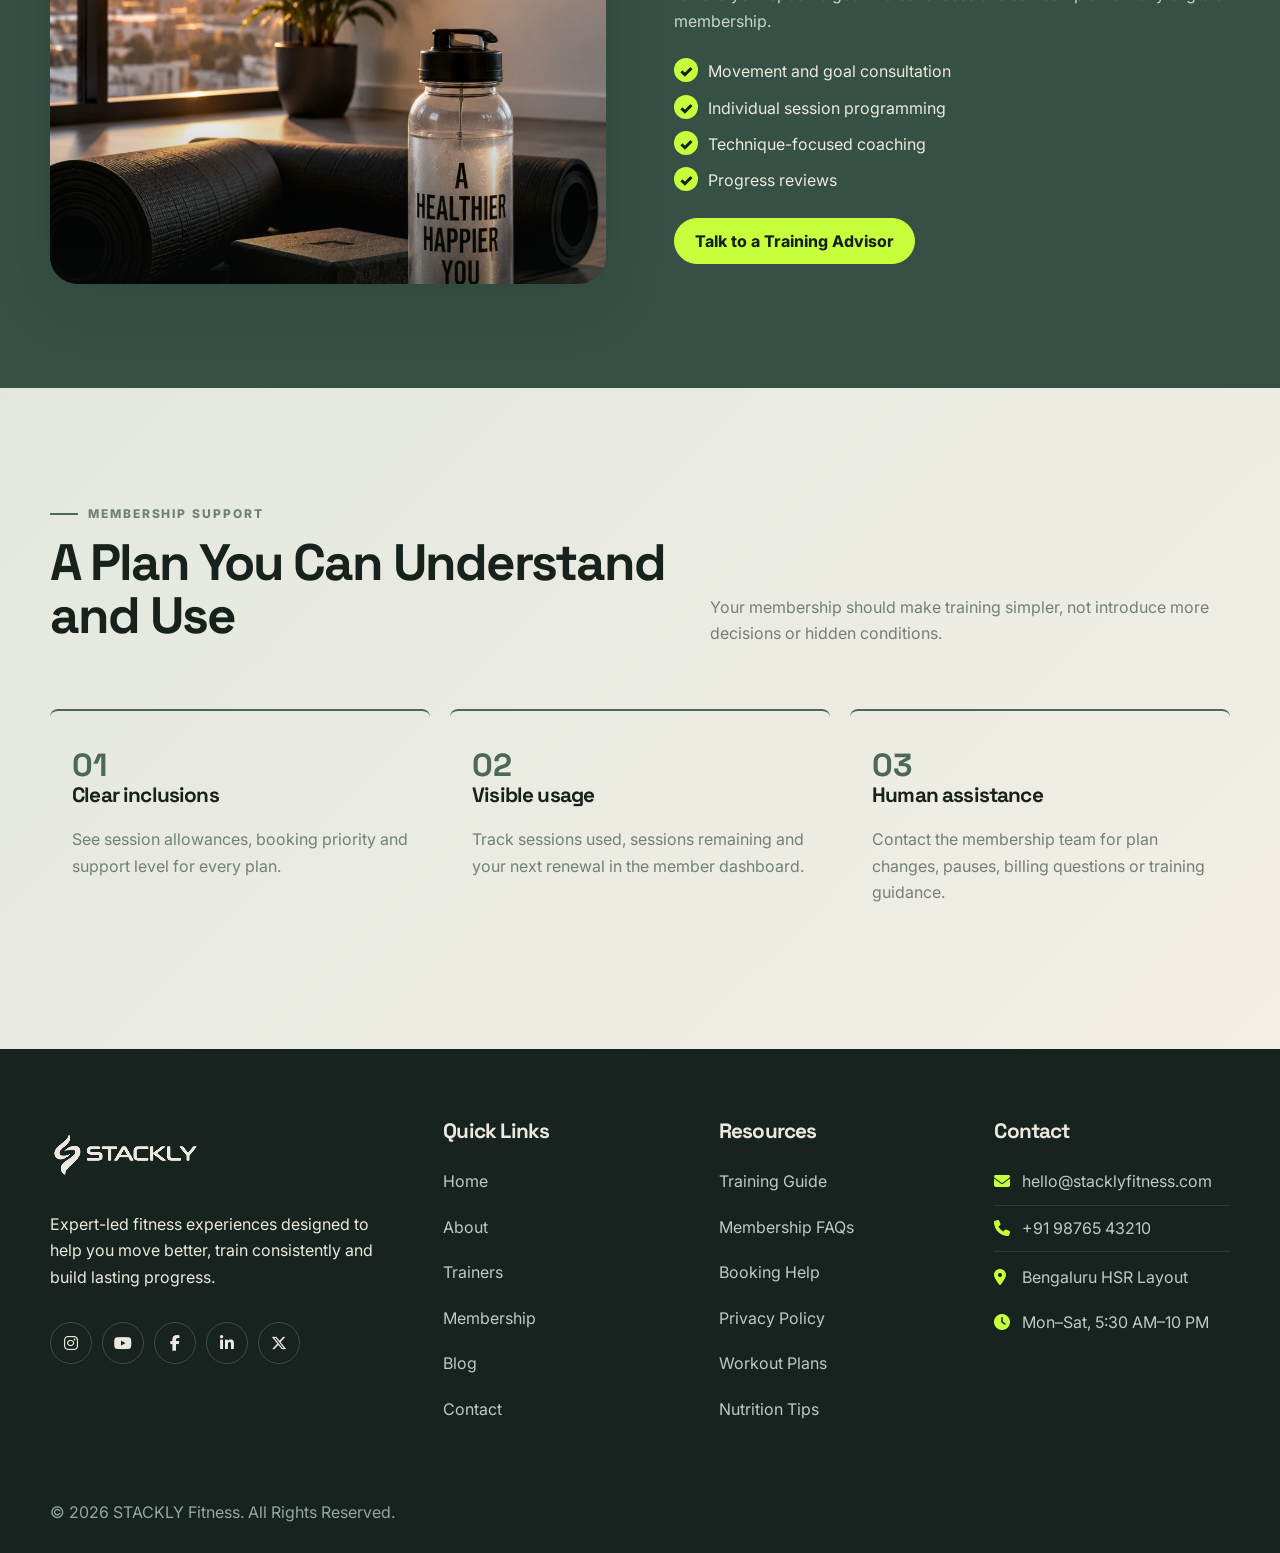
<file: membership.html>
<!doctype html>
<html lang="en">
  <head>
    <meta charset="utf-8" />
    <meta name="viewport" content="width=device-width,initial-scale=1" />
    <title>Membership Plans | STACKLY Fitness</title>
    <meta
      name="description"
      content="Compare flexible STACKLY Fitness memberships for every training routine."
    />
    <link rel="icon" href="favicon.svg" />
    <link
      href="https://fonts.googleapis.com/css2?family=Inter:wght@400;600;700;800&family=Space+Grotesk:wght@500;700&display=swap"
      rel="stylesheet"
    />
    <link rel="stylesheet" href="assets/css/style.css" />
  </head>
  <body class="membership-page">
    <div data-nav></div>
    <main id="main">
      <header class="page-hero">
        <div class="container">
          <p class="eyebrow">Flexible by design</p>
          <h1>A Membership Designed Around Your Routine</h1>
          <p>
            Choose the level of access that supports your week today—and can
            grow with you tomorrow.
          </p>
        </div>
      </header>
      <section>
        <div class="container">
          <div class="grid grid-3 pricing">
            <article class="card">
              <h3>Starter</h3>
              <p class="price">₹1,499 <small>/ month</small></p>
              <ul class="list">
                <li>4 sessions</li>
                <li>Member dashboard</li>
                <li>Email support</li>
              </ul>
              <a class="btn" href="404.html">Get Started</a>
            </article>
            <article class="card featured">
              <span class="pill lime">Recommended</span>
              <h3>Active</h3>
              <p class="price">₹2,999 <small>/ month</small></p>
              <ul class="list">
                <li>12 sessions</li>
                <li>Priority booking</li>
                <li>Advanced analytics</li>
                <li>Trainer recommendations</li>
              </ul>
              <a class="btn btn-accent" href="404.html">Choose Active</a>
            </article>
            <article class="card">
              <h3>Unlimited</h3>
              <p class="price">₹4,999 <small>/ month</small></p>
              <ul class="list">
                <li>Unlimited eligible classes</li>
                <li>Premium sessions</li>
                <li>Trainer consultations</li>
                <li>Premium support</li>
              </ul>
              <a class="btn" href="404.html">Go Unlimited</a>
            </article>
          </div>
        </div>
      </section>
      <section class="dark-band membership-options">
        <div class="container">
          <div class="section-head">
            <div>
              <p class="eyebrow">More ways to train</p>
              <h2>Memberships for Real Life</h2>
            </div>
          </div>
          <div class="grid grid-3">
            <article class="card">
              <h3>Student Fitness</h3>
              <p>
                Flexible access and supportive programming with valid student.
              </p>
              <a class="btn" href="404.html">Ask about eligibility</a>
            </article>
            <article class="card">
              <h3>Corporate Fitness</h3>
              <p>
                Team packages, wellbeing sessions and simple organisation-wide
                access.
              </p>
              <a class="btn" href="404.html">Talk to our team</a>
            </article>
            <article class="card">
              <h3>Personal Training Add-on</h3>
              <p>
                One-to-one goal planning and private coaching alongside your
                class plan.
              </p>
              <a class="btn" href="404.html">Find a coach</a>
            </article>
          </div>
        </div>
      </section>
      <section>
        <div class="container">
          <div class="section-head"><h2>Compare plans</h2></div>
          <div class="table-wrap">
            <table>
              <thead>
                <tr>
                  <th>Benefit</th>
                  <th>Starter</th>
                  <th>Active</th>
                  <th>Unlimited</th>
                </tr>
              </thead>
              <tbody>
                <tr>
                  <td>Monthly Sessions</td>
                  <td>4</td>
                  <td>12</td>
                  <td>Unlimited</td>
                </tr>
                <tr>
                  <td>Priority Booking</td>
                  <td>No</td>
                  <td>Yes</td>
                  <td>Yes</td>
                </tr>
                <tr>
                  <td>Analytics</td>
                  <td>Basic</td>
                  <td>Advanced</td>
                  <td>Advanced</td>
                </tr>
                <tr>
                  <td>Trainer Recommendations</td>
                  <td>No</td>
                  <td>Yes</td>
                  <td>Yes</td>
                </tr>
                <tr>
                  <td>Premium Sessions</td>
                  <td>No</td>
                  <td>Limited</td>
                  <td>Yes</td>
                </tr>
                <tr>
                  <td>Support</td>
                  <td>Email</td>
                  <td>Priority</td>
                  <td>Premium</td>
                </tr>
              </tbody>
            </table>
          </div>
        </div>
      </section>
      <section>
        <div class="container faq">
          <div class="section-head"><h2>Membership FAQs</h2></div>
          <details>
            <summary>Can I change my plan?</summary>
            <p>
              Yes. You can upgrade at any time and request a downgrade before
              your next renewal.
            </p>
          </details>
          <details>
            <summary>Do unused sessions roll over?</summary>
            <p>
              Active monthly sessions can roll forward for one billing cycle
              while your plan remains active.
            </p>
          </details>
          <details>
            <summary>Can I pause my membership?</summary>
            <p>
              Eligible plans can be paused for travel, recovery or major
              schedule changes.
            </p>
          </details>
        </div>
      </section>
      <div data-expanded="2026-09-15">
        <section>
          <div class="container split">
            <div>
              <p class="eyebrow">Included with every plan</p>
              <h2>A Membership Is More Than Session Credits</h2>
              <p class="lead">
                Every STACKLY member gets the tools, guidance and flexibility
                needed to turn individual classes into a connected routine.
              </p>
              <ul class="list">
                <li>Live class availability and instant confirmation</li>
                <li>Qualified coaches and scalable session options</li>
                <li>Member booking and attendance history</li>
                <li>Studio orientation for new members</li>
                <li>Account support from the STACKLY team</li>
              </ul>
            </div>
            <div
              class="media-slot"
              aria-label="Space reserved for membership experience image"
            >
              <div class="floating float-b">
                <strong>Start confidently</strong>Orientation included
              </div>
            </div>
          </div>
        </section>
        <section class="dark-band">
          <div class="container">
            <div class="section-head">
              <div>
                <p class="eyebrow">Choose by routine</p>
                <h2>Which Plan Fits Your Week?</h2>
              </div>
            </div>
            <div class="grid grid-4">
              <article class="card">
                <span class="tag">1 class / week</span>
                <h3>Starter</h3>
                <p>
                  For building a steady foundation or complementing another
                  movement routine.
                </p>
              </article>
              <article class="card">
                <span class="tag">3 classes / week</span>
                <h3>Active</h3>
                <p>
                  For balanced strength, conditioning and recovery across a full
                  training week.
                </p>
              </article>
              <article class="card">
                <span class="tag">4+ classes / week</span>
                <h3>Unlimited</h3>
                <p>
                  For experienced members who value maximum format and schedule
                  flexibility.
                </p>
              </article>
              <article class="card">
                <span class="tag">Focused coaching</span>
                <h3>Personal Add-on</h3>
                <p>
                  For technique goals, personalised planning or one-to-one
                  accountability.
                </p>
              </article>
            </div>
          </div>
        </section>
        <section class="benefit-section">
          <div class="container">
            <div class="section-head">
              <div>
                <p class="eyebrow">Member benefits</p>
                <h2>Built-In Reasons to Keep Going</h2>
              </div>
            </div>
            <div class="benefit-list">
              <article>
                <span>01</span>
                <h3>Book with confidence</h3>
                <p>
                  See capacity, level, trainer and duration before confirming.
                </p>
              </article>
              <article>
                <span>02</span>
                <h3>Understand your activity</h3>
                <p>Review attendance, favourite formats and training hours.</p>
              </article>
              <article>
                <span>03</span>
                <h3>Discover the right coach</h3>
                <p>
                  Use specialist profiles and recommendations to choose well.
                </p>
              </article>
              <article>
                <span>04</span>
                <h3>Adjust when life changes</h3>
                <p>Upgrade, pause or discuss your plan with member support.</p>
              </article>
              <article>
                <span>05</span>
                <h3>Train across formats</h3>
                <p>
                  Combine strength, cardio, mobility and recovery in one
                  account.
                </p>
              </article>
            </div>
          </div>
        </section>
        <section>
          <div class="container">
            <div class="section-head">
              <div>
                <p class="eyebrow">Member voices</p>
                <h2>Why Members Choose Their Plan</h2>
              </div>
              <div class="rating-summary">
                <strong>4.9</strong>
                <div>
                  <span class="stars">★★★★★</span>
                  <p>Membership experience</p>
                </div>
              </div>
            </div>
            <div class="grid grid-3">
              <blockquote class="card review-card">
                <span class="stars">★★★★★</span>
                <p>
                  “Active gives me enough structure to train three times a week
                  without making the schedule feel restrictive.”
                </p>
                <footer><strong>Nisha Rao · Active</strong></footer>
              </blockquote>
              <blockquote class="card review-card">
                <span class="stars">★★★★★</span>
                <p>
                  “Unlimited works because I can mix early cycling, evening
                  strength and a Sunday recovery class.”
                </p>
                <footer><strong>Rahul Das · Unlimited</strong></footer>
              </blockquote>
              <blockquote class="card review-card">
                <span class="stars">★★★★★</span>
                <p>
                  “Starter helped me build confidence slowly. The orientation
                  and beginner classes made the difference.”
                </p>
                <footer><strong>Meera Joseph · Starter</strong></footer>
              </blockquote>
            </div>
          </div>
        </section>
        <section class="dark-band">
          <div class="container split">
            <div
              class="media-slot"
              aria-label="Space reserved for personal training image"
            ></div>
            <div>
              <p class="eyebrow">Need a more personal plan?</p>
              <h2>Add One-to-One Coaching</h2>
              <p>
                Work with a specialist on technique, programming and a clear
                route toward your specific goal. Personal sessions can
                complement any eligible membership.
              </p>
              <ul class="list">
                <li>Movement and goal consultation</li>
                <li>Individual session programming</li>
                <li>Technique-focused coaching</li>
                <li>Progress reviews</li>
              </ul>
              <a class="btn btn-accent" href="404.html"
                >Talk to a Training Advisor</a
              >
            </div>
          </div>
        </section>
      </div>
    </main>
    <div data-footer></div>
    <script src="assets/js/main.js"></script>
  </body>
</html>
</file>
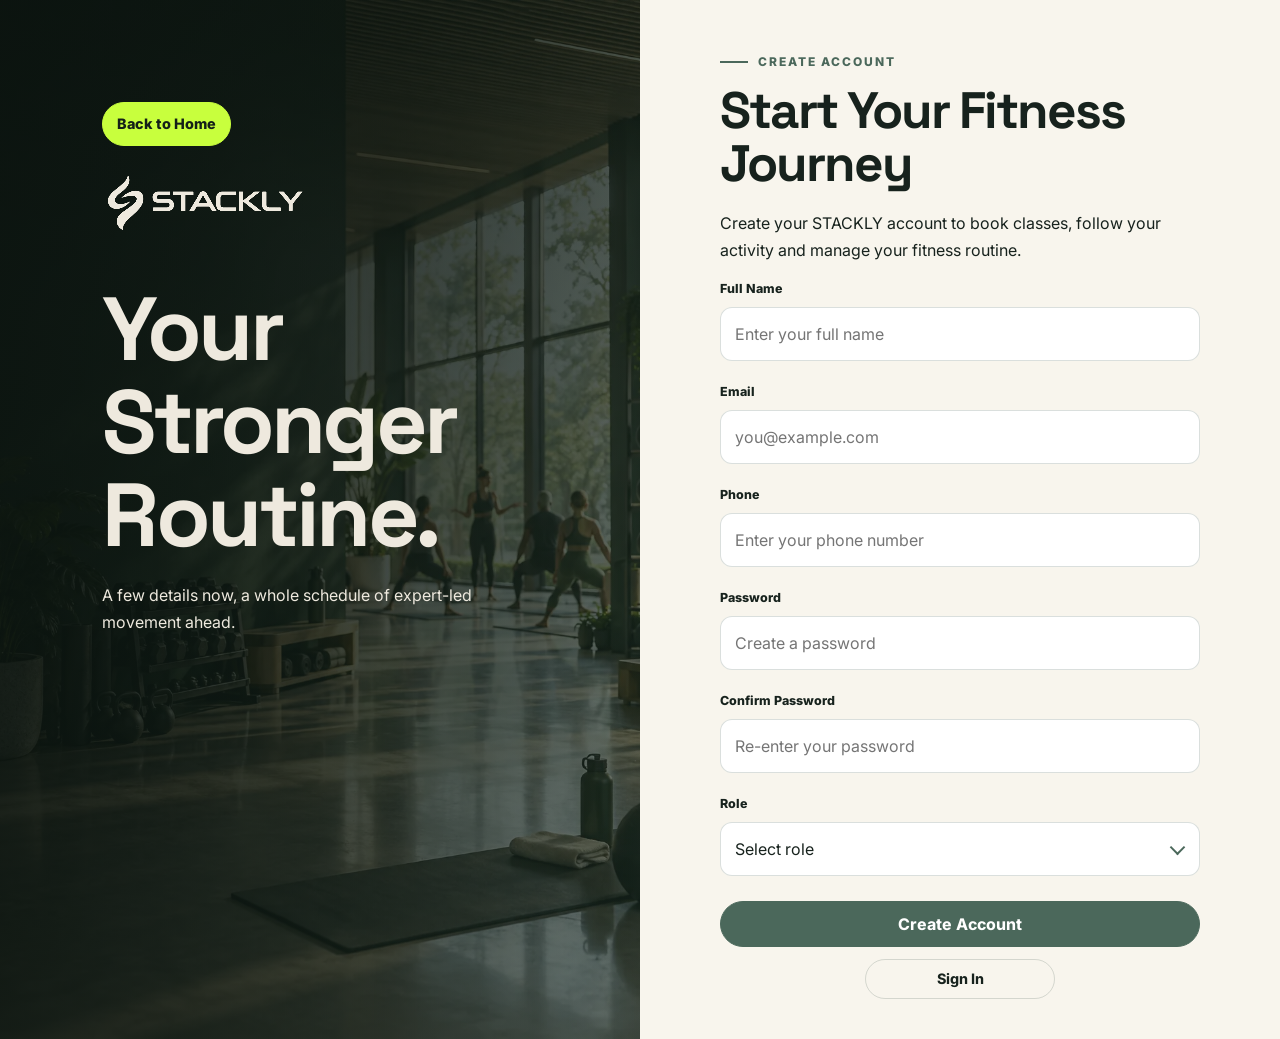
<file: register.html>
<!doctype html>
<html lang="en">
  <head>
    <meta charset="utf-8" />
    <meta name="viewport" content="width=device-width,initial-scale=1" />
    <title>Create Account | STACKLY Fitness</title>
    <meta
      name="description"
      content="Create your STACKLY Fitness account and begin booking classes."
    />
    <link rel="icon" href="favicon.svg" />
    <link
      href="https://fonts.googleapis.com/css2?family=Inter:wght@400;600;700;800&family=Space+Grotesk:wght@500;700&display=swap"
      rel="stylesheet"
    />
    <link rel="stylesheet" href="assets/css/style.css" />
  </head>
  <body>
    <main class="auth">
      <section class="auth-side register-auth-side">
        <a class="back-home" href="index.html">Back to Home</a>
        <a class="brand" href="index.html"><img class="brand-logo" src="assets/icons/stackly-logo-light.svg" alt="STACKLY Fitness" /></a>
        <div class="auth-intro">
          <h1>Your Stronger Routine.</h1>
          <p>
            A few details now, a whole schedule of expert-led movement ahead.
          </p>
        </div>
        <a href="index.html">← Back to Home</a>
      </section>
      <section class="auth-form">
        <form id="register-form" class="form-card">
          <p class="eyebrow">Create account</p>
          <h2>Start Your Fitness Journey</h2>
          <p>
            Create your STACKLY account to book classes, follow your activity
            and manage your fitness routine.
          </p>
          <div class="field">
            <label>Full Name</label
            ><input
              name="fullname"
              required
              placeholder="Enter your full name"
            /><small class="error"></small>
          </div>
          <div class="field">
            <label>Email</label
            ><input
              name="email"
              type="email"
              required
              placeholder="you@example.com"
            /><small class="error"></small>
          </div>
          <div class="field">
            <label>Phone</label
            ><input
              name="phone"
              required
              placeholder="Enter your phone number"
            /><small class="error"></small>
          </div>
          <div class="field">
            <label>Password</label
            ><input
              name="password"
              type="password"
              required
              placeholder="Create a password"
            /><small class="error"></small>
          </div>
          <div class="field">
            <label>Confirm Password</label
            ><input
              name="confirm"
              type="password"
              required
              placeholder="Re-enter your password"
            /><small class="error"></small>
          </div>
          <div class="field">
            <label for="role">Role</label
            ><select id="role" name="role" required>
              <option value="" selected disabled hidden>Select role</option>
              <option value="member">Member</option>
              <option value="admin">Fitness Admin</option></select
            ><small class="error"></small>
          </div>
          <div class="auth-actions register-actions">
            <button class="btn btn-primary auth-submit">Create Account</button>
            <a class="btn auth-secondary" href="signin.html">Sign In</a>
          </div>
        </form>
      </section>
    </main>
    <script src="assets/js/main.js"></script>
    <script src="assets/js/auth.js"></script>
  </body>
</html>
</file>
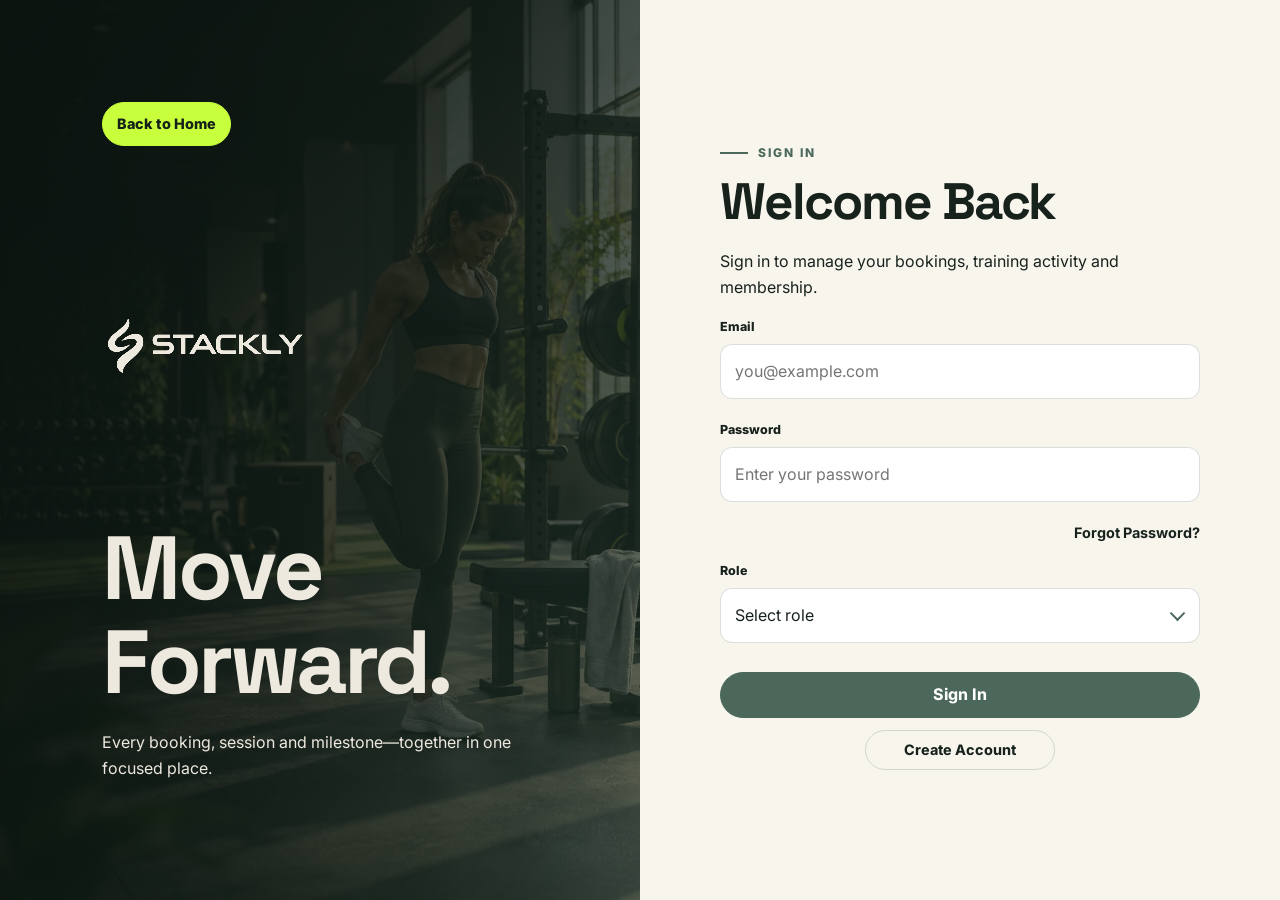
<file: signin.html>
<!doctype html>
<html lang="en">
  <head>
    <meta charset="utf-8" />
    <meta name="viewport" content="width=device-width,initial-scale=1" />
    <title>Sign In | STACKLY Fitness</title>
    <meta
      name="description"
      content="Sign in to manage STACKLY Fitness bookings, activity and membership."
    />
    <link rel="icon" href="favicon.svg" />
    <link
      href="https://fonts.googleapis.com/css2?family=Inter:wght@400;600;700;800&family=Space+Grotesk:wght@500;700&display=swap"
      rel="stylesheet"
    />
    <link rel="stylesheet" href="assets/css/style.css" />
  </head>
  <body>
    <main class="auth">
      <section class="auth-side">
        <a class="back-home" href="index.html">Back to Home</a>
        <a class="brand" href="index.html"><img class="brand-logo" src="assets/icons/stackly-logo-light.svg" alt="STACKLY Fitness" /></a>
        <div>
          <h1>Move Forward.</h1>
          <p>
            Every booking, session and milestone—together in one focused place.
          </p>
        </div>
        <a href="index.html">← Back to Home</a>
      </section>
      <section class="auth-form">
        <form id="signin-form" class="form-card">
          <p class="eyebrow">Sign in</p>
          <h2>Welcome Back</h2>
          <p>
            Sign in to manage your bookings, training activity and membership.
          </p>
          <div class="field">
            <label for="email">Email</label
            ><input
              id="email"
              name="email"
              type="email"
              autocomplete="email"
              placeholder="you@example.com"
            /><small class="error"></small>
          </div>
          <div class="field">
            <label for="password">Password</label
            ><input
              id="password"
              name="password"
              type="password"
              autocomplete="current-password"
              placeholder="Enter your password"
            /><small class="error"></small>
          </div>
          <p class="forgot-link"><a href="404.html">Forgot Password?</a></p>
          <div class="field">
            <label for="role">Role</label
            ><select id="role" name="role">
              <option value="" selected disabled hidden>Select role</option>
              <option value="member">Member</option>
              <option value="admin">Fitness Admin</option></select
            ><small class="error"></small>
          </div>
          <div class="auth-actions">
            <button class="btn btn-primary auth-submit" type="submit">
              Sign In
            </button>
            <a class="btn auth-secondary" href="register.html"
              >Create Account</a
            >
          </div>
        </form>
      </section>
    </main>
    <script src="assets/js/main.js"></script>
    <script src="assets/js/auth.js"></script>
  </body>
</html>
</file>
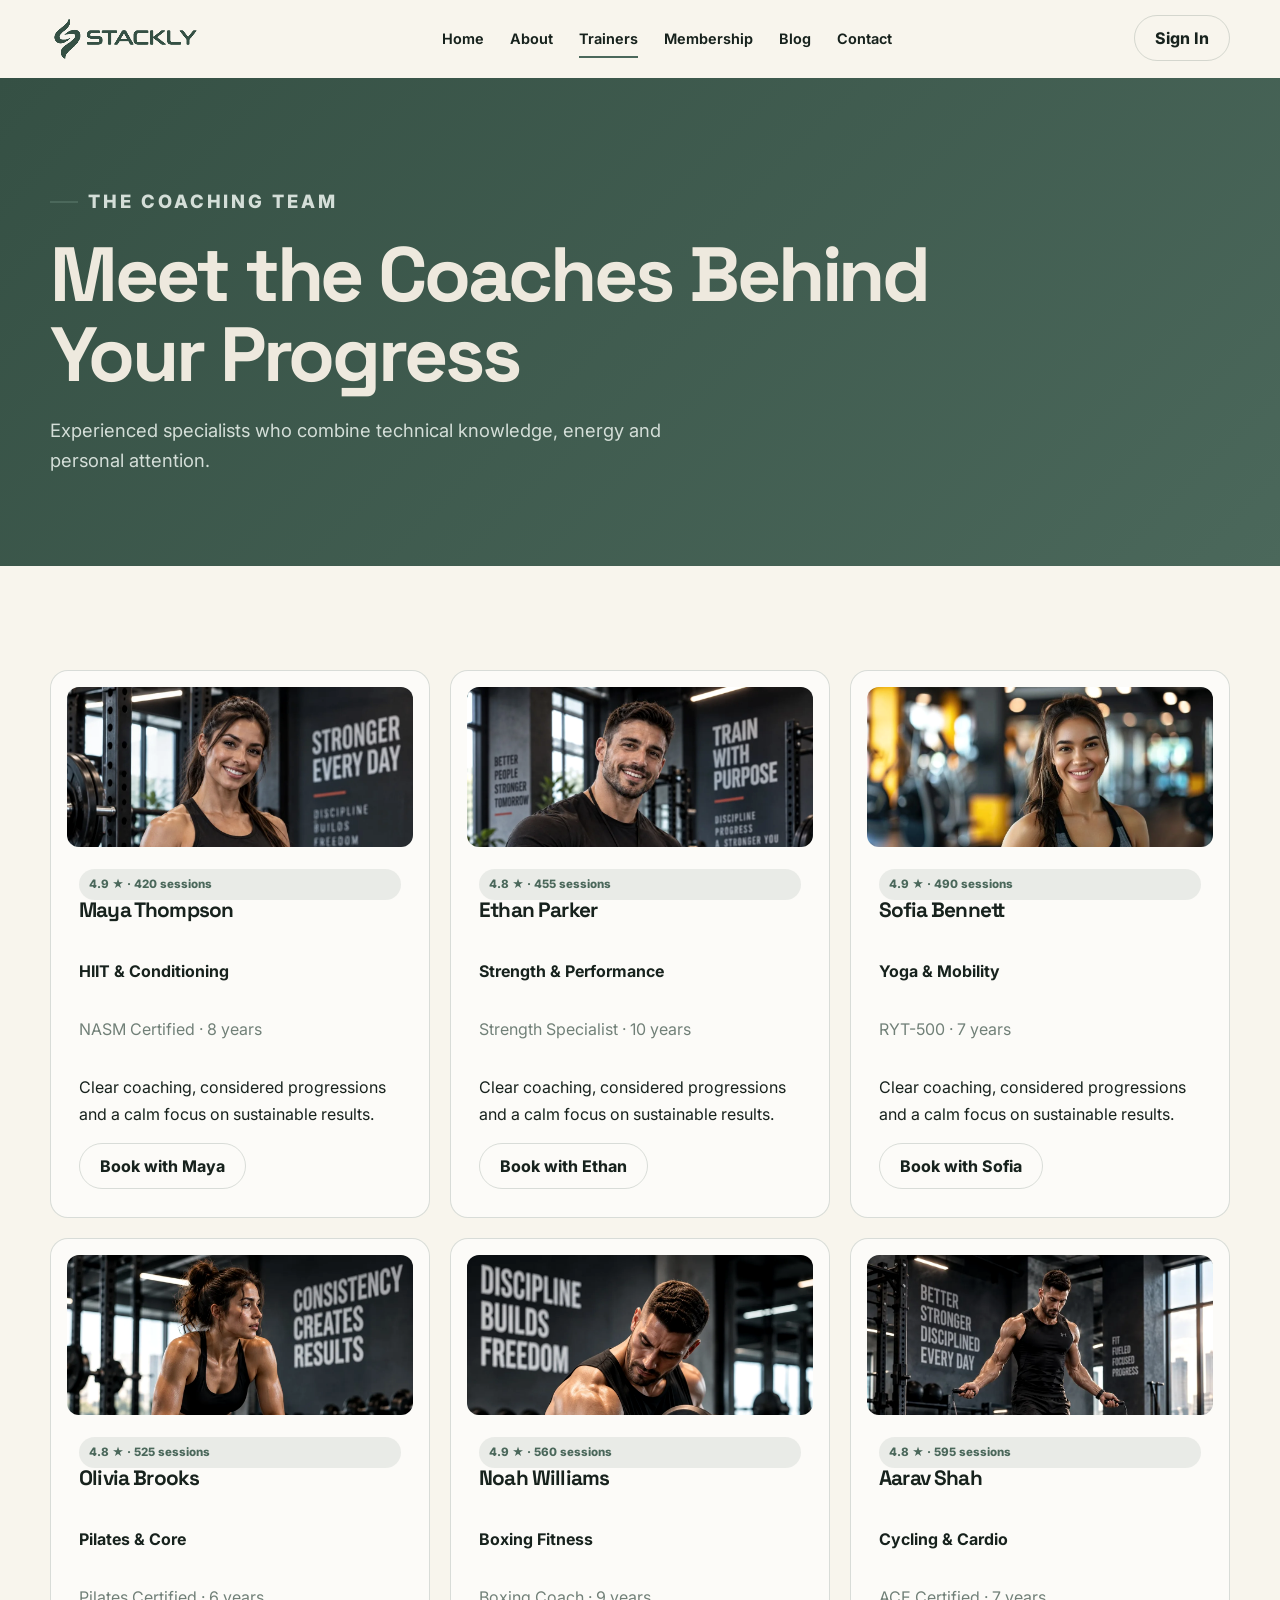
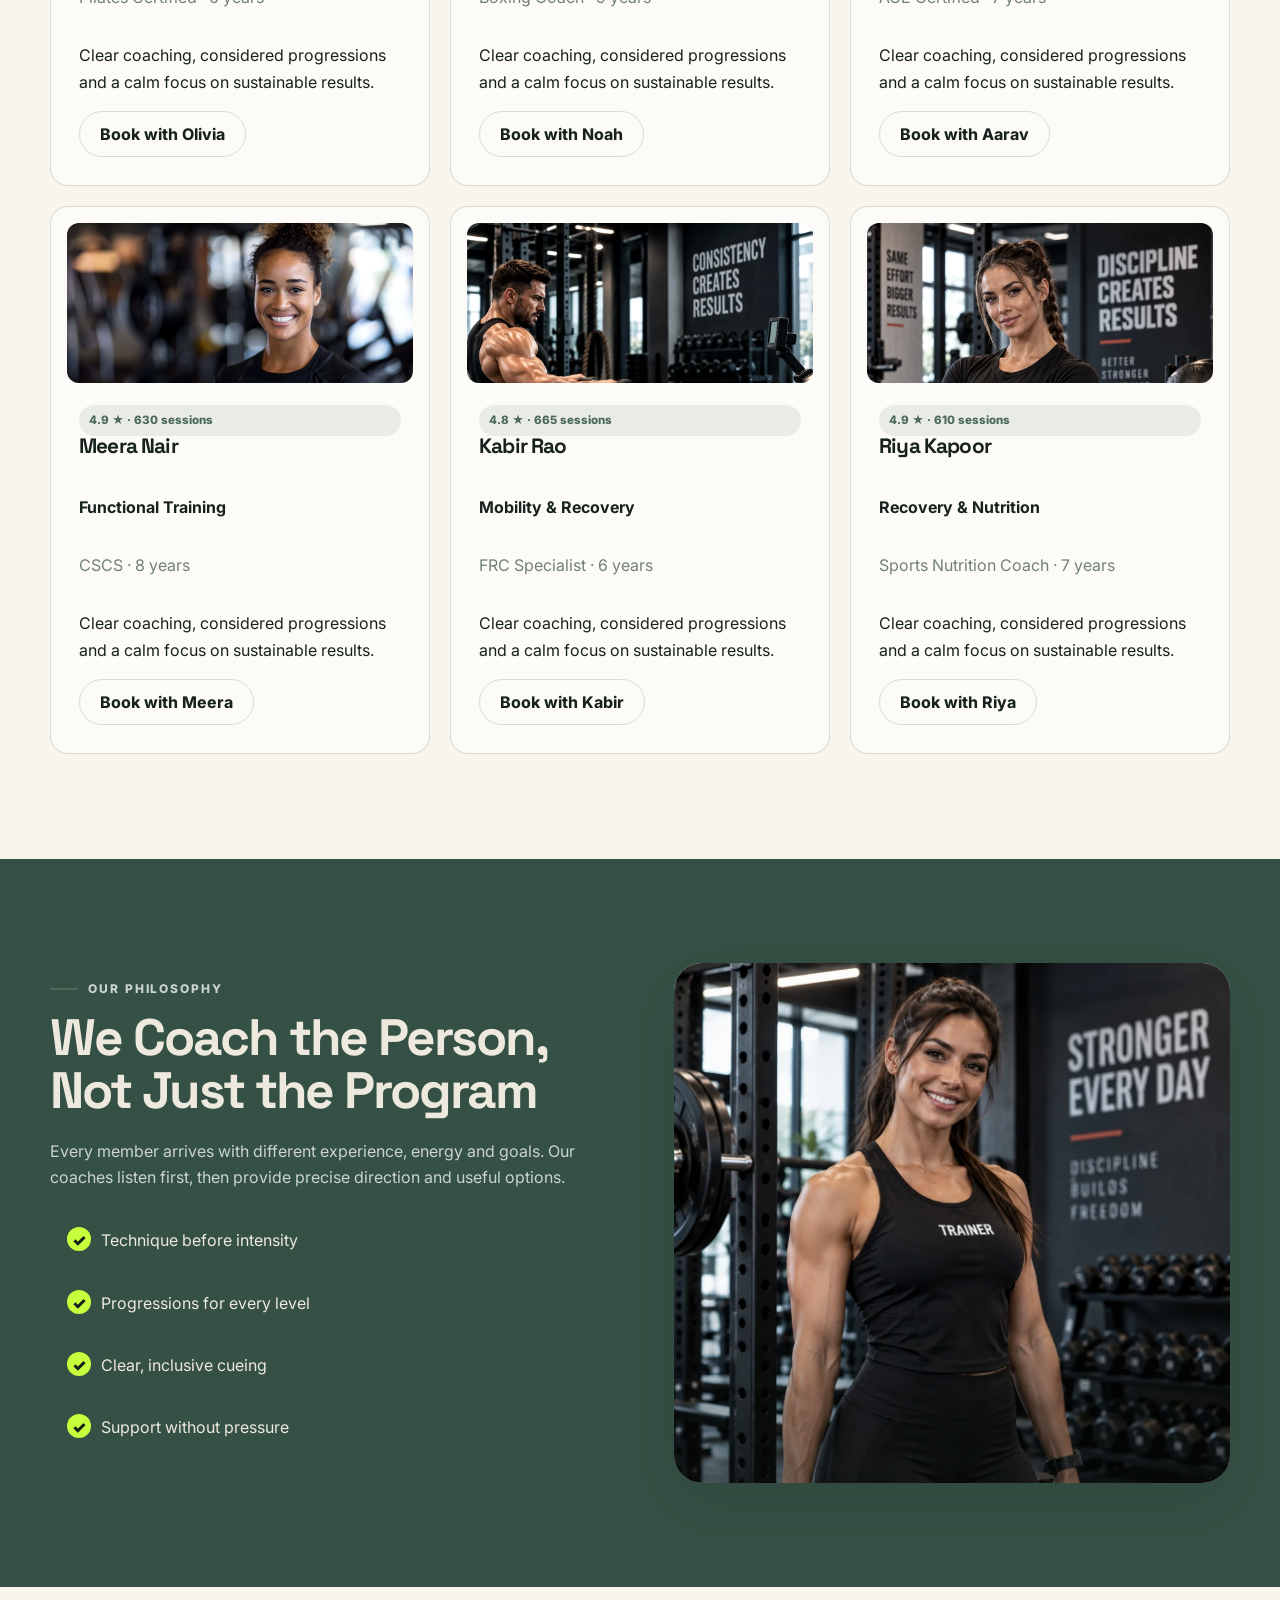
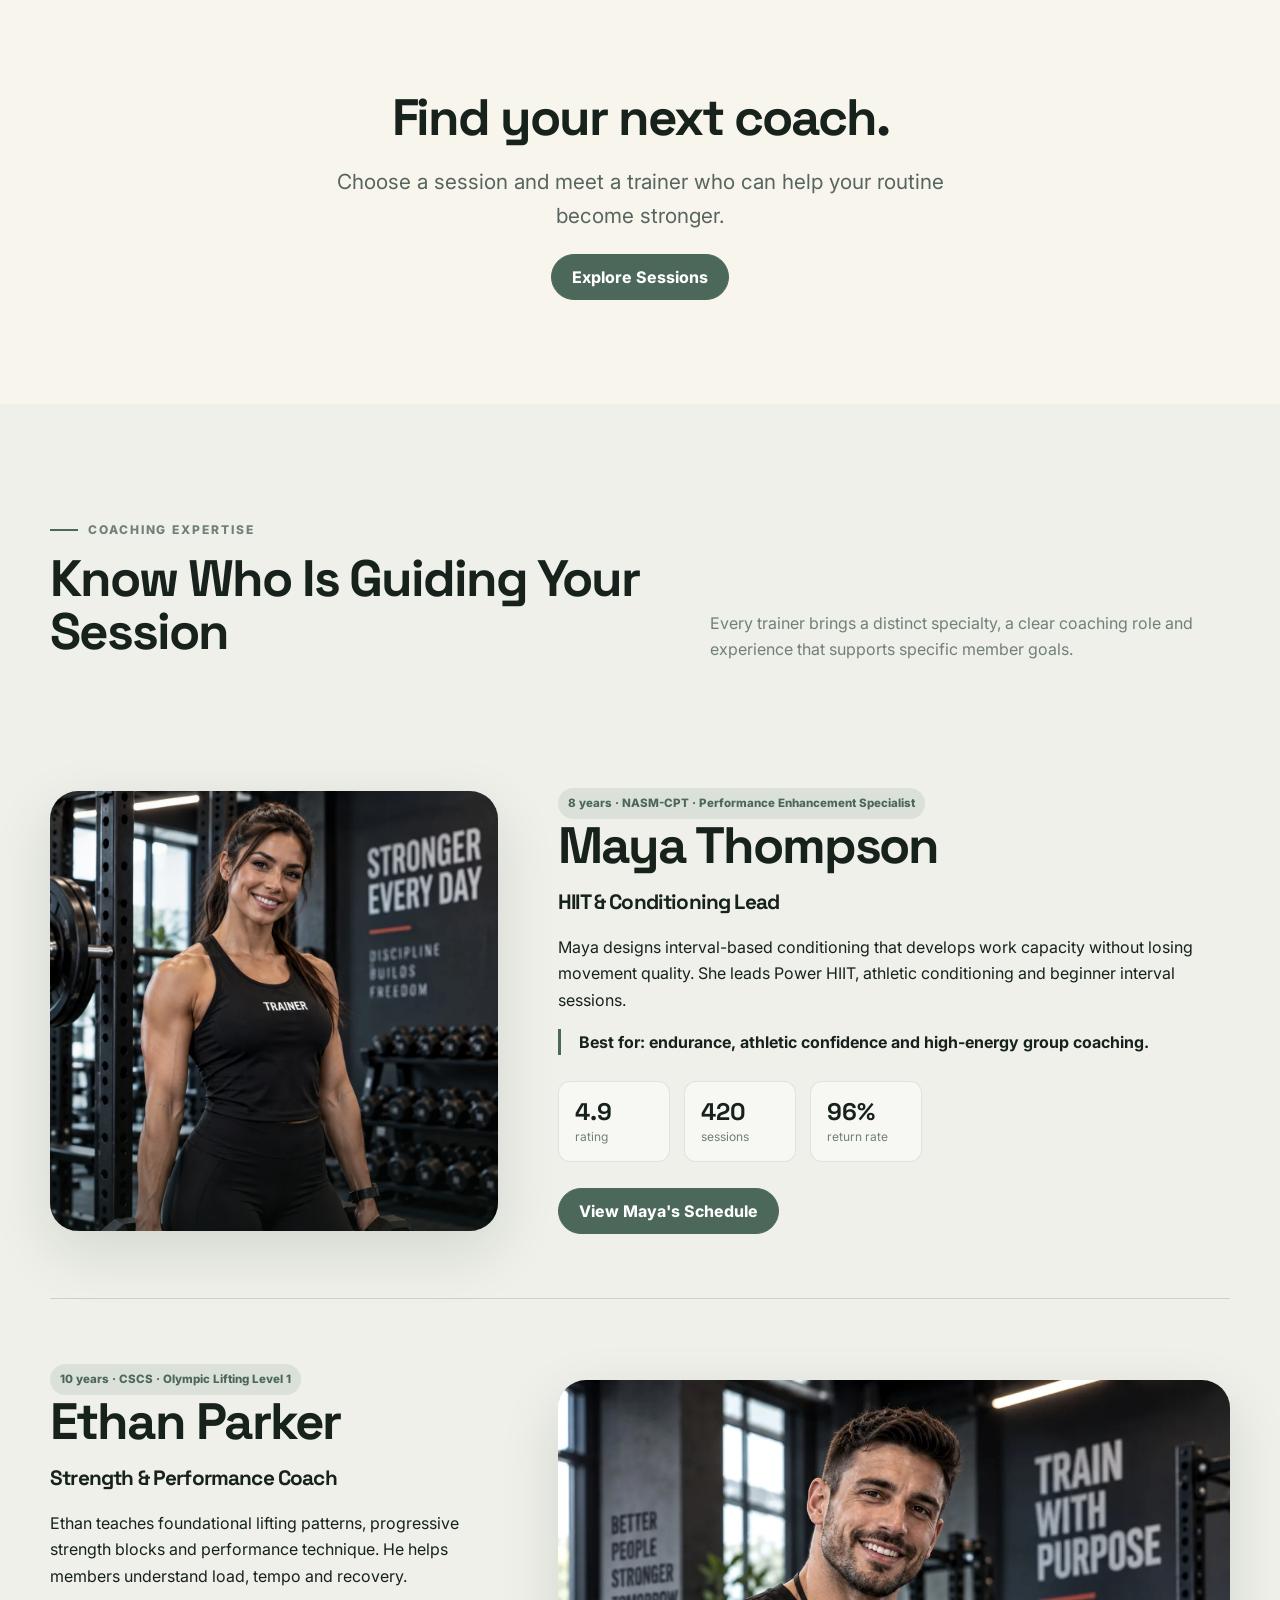
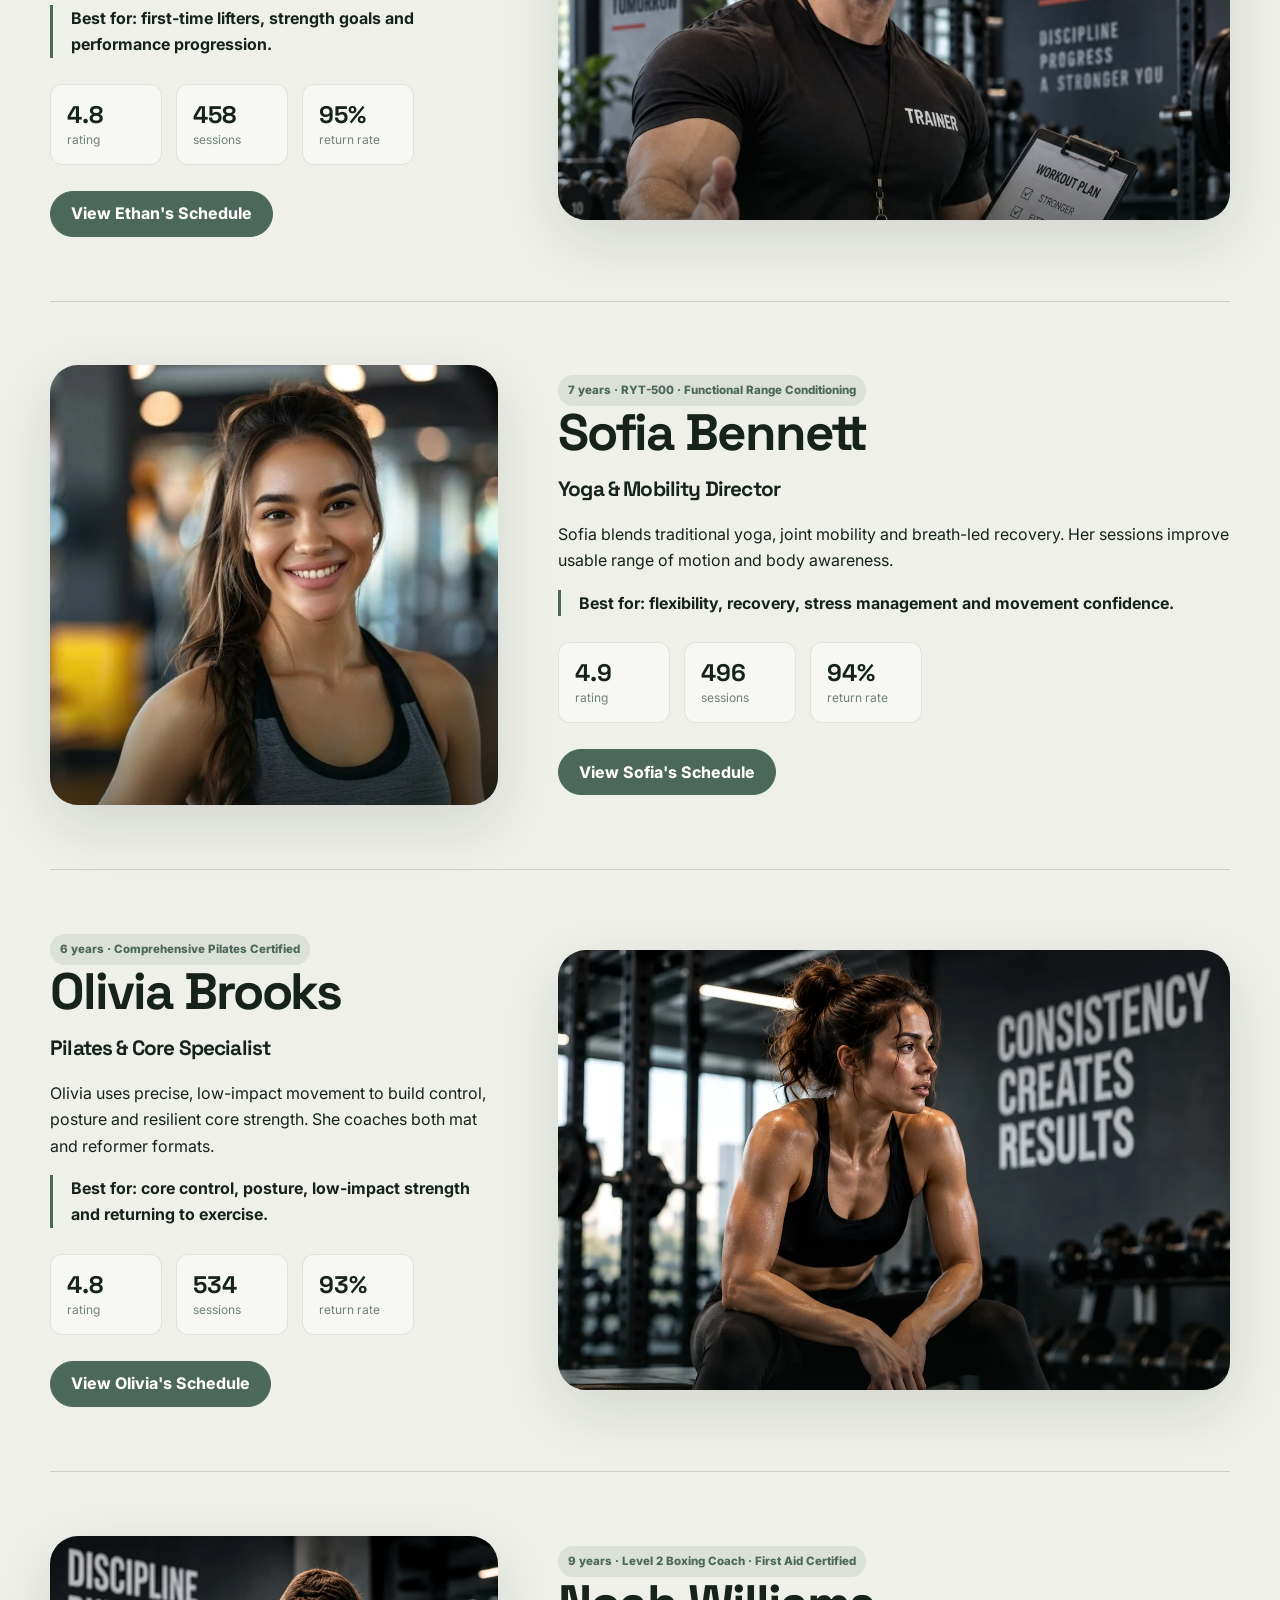
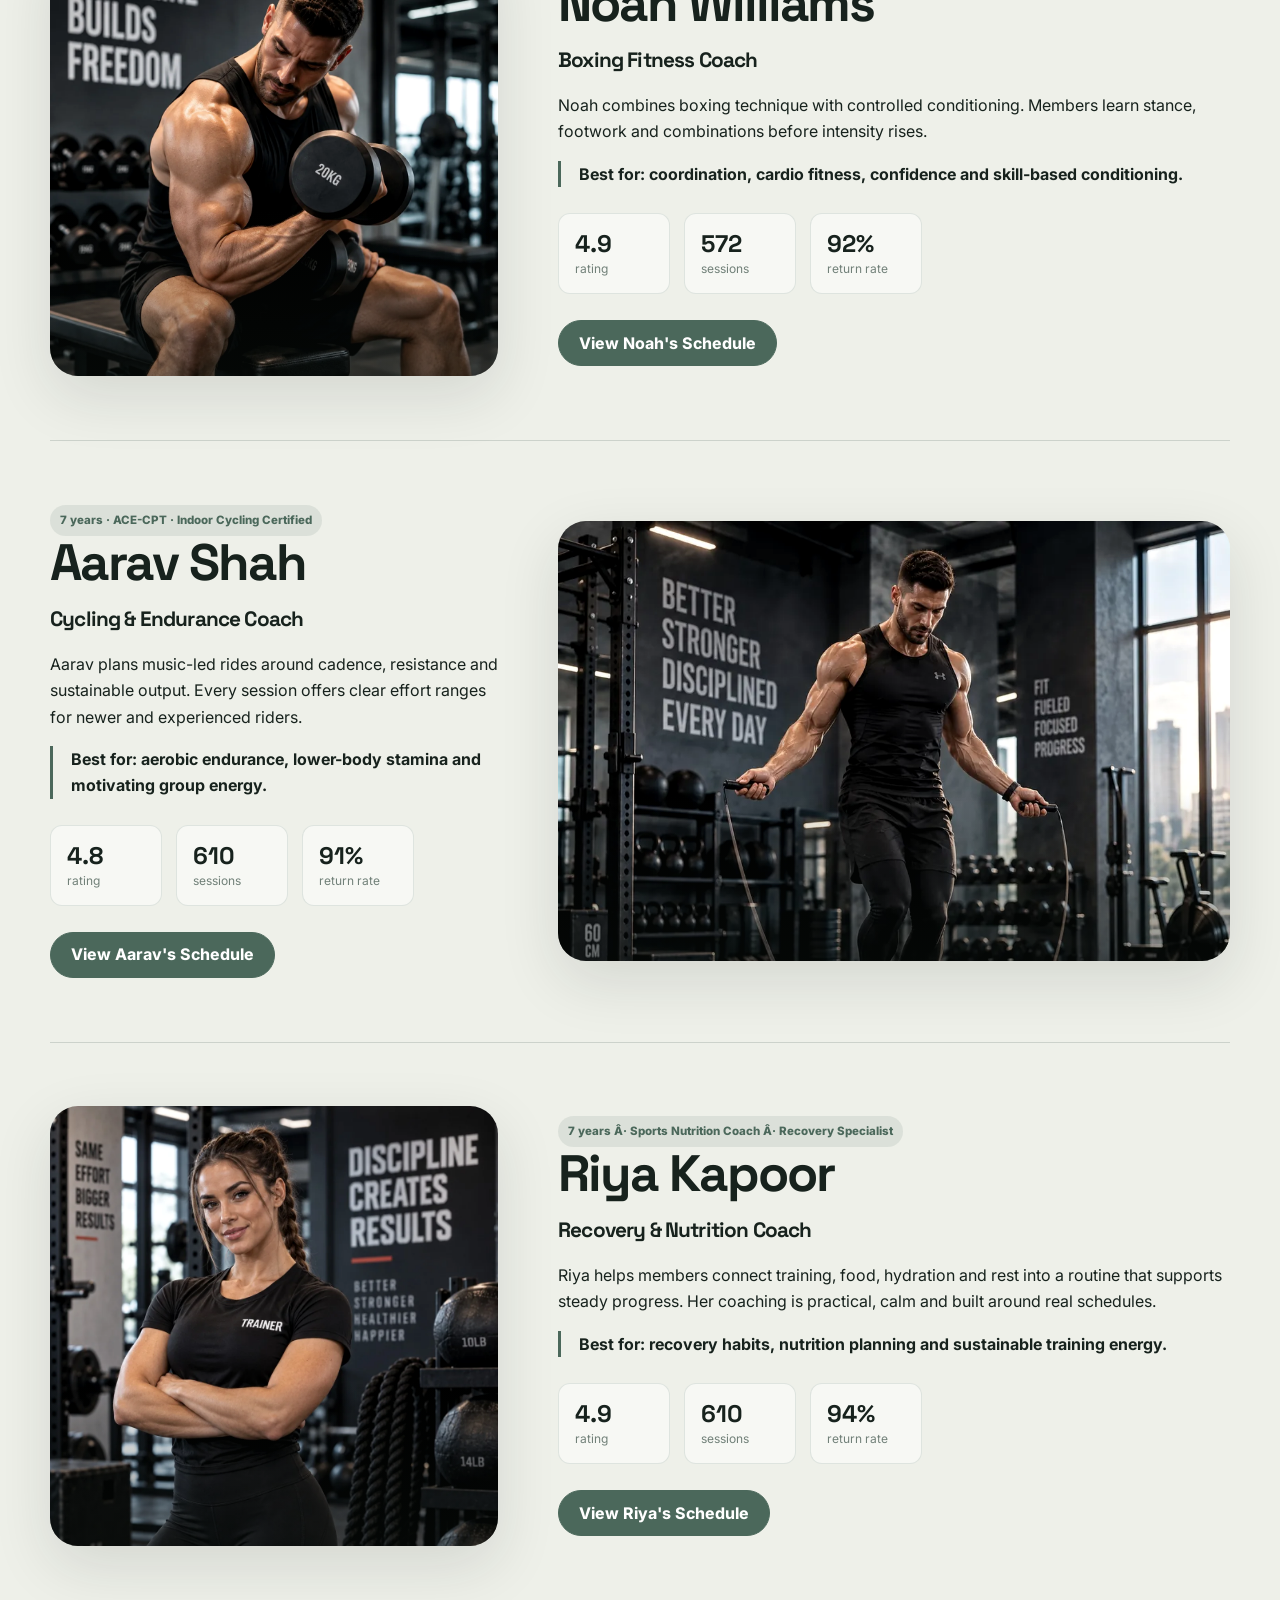
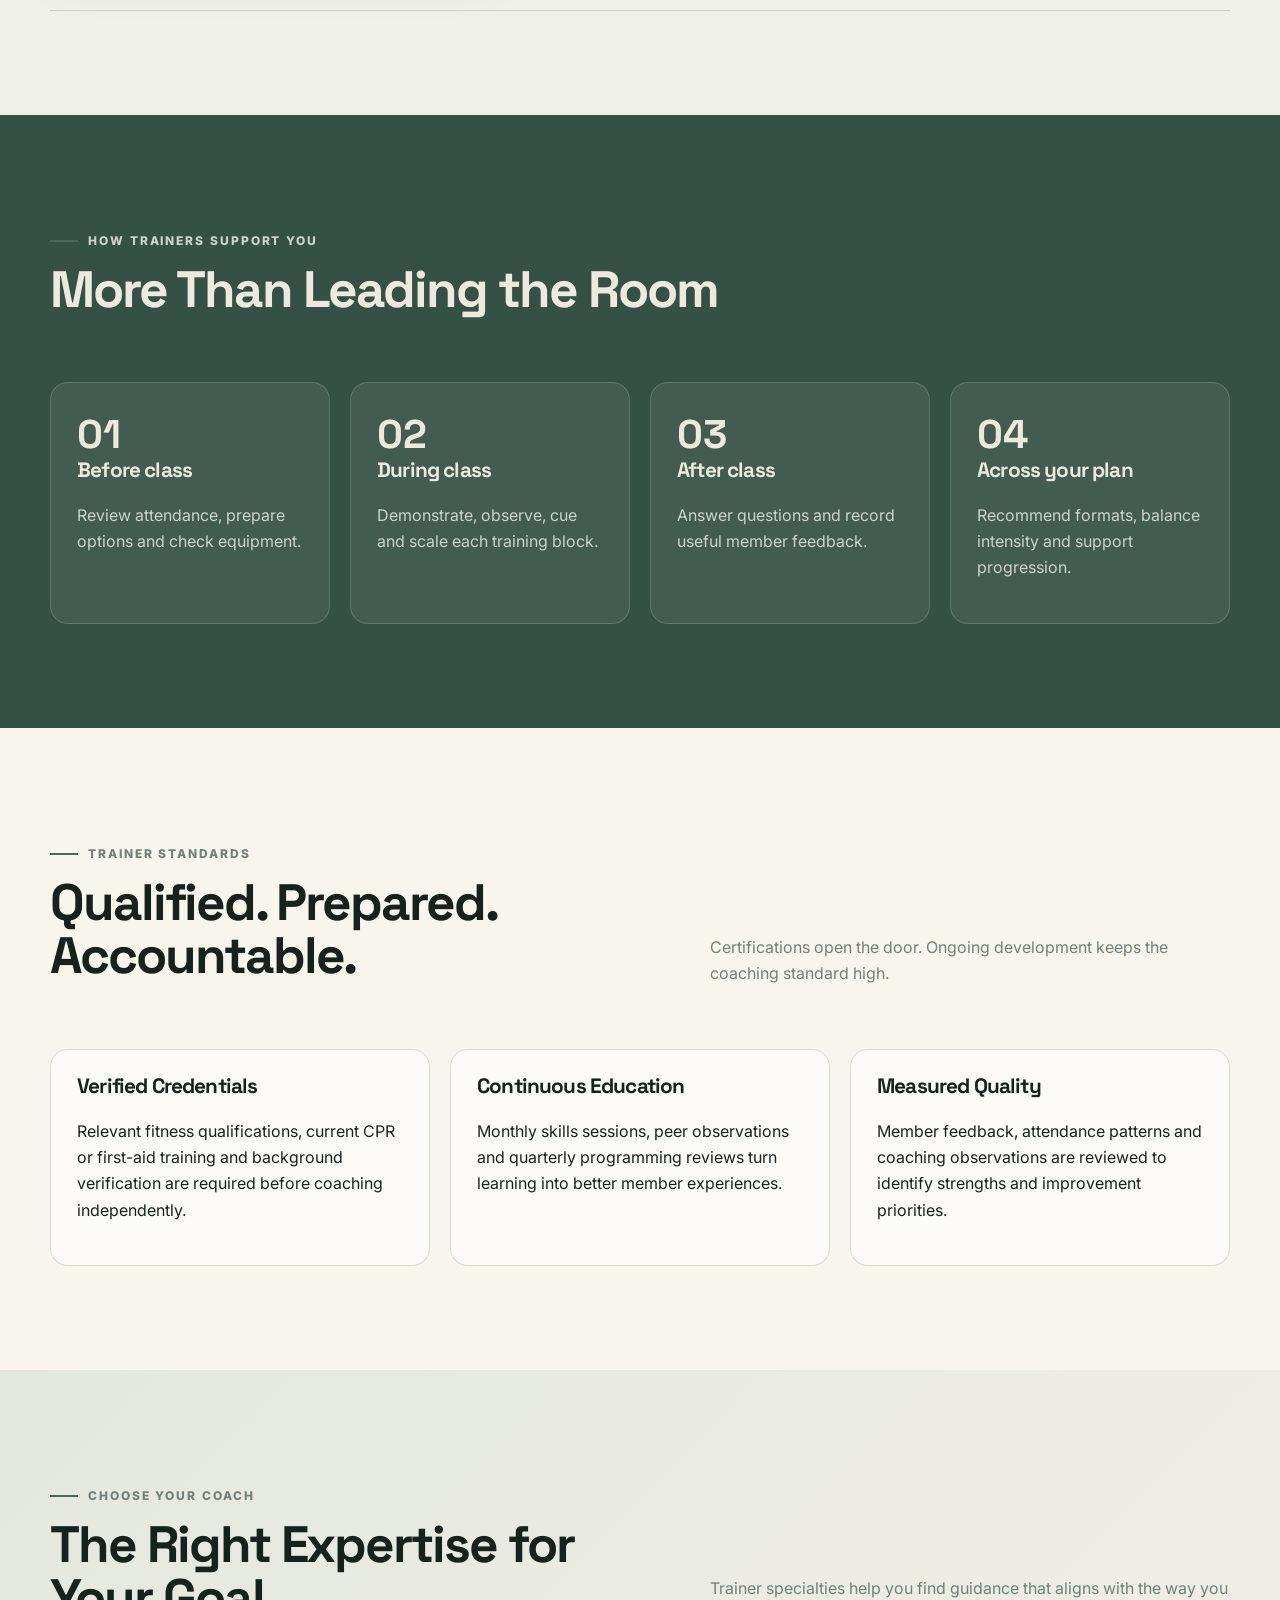
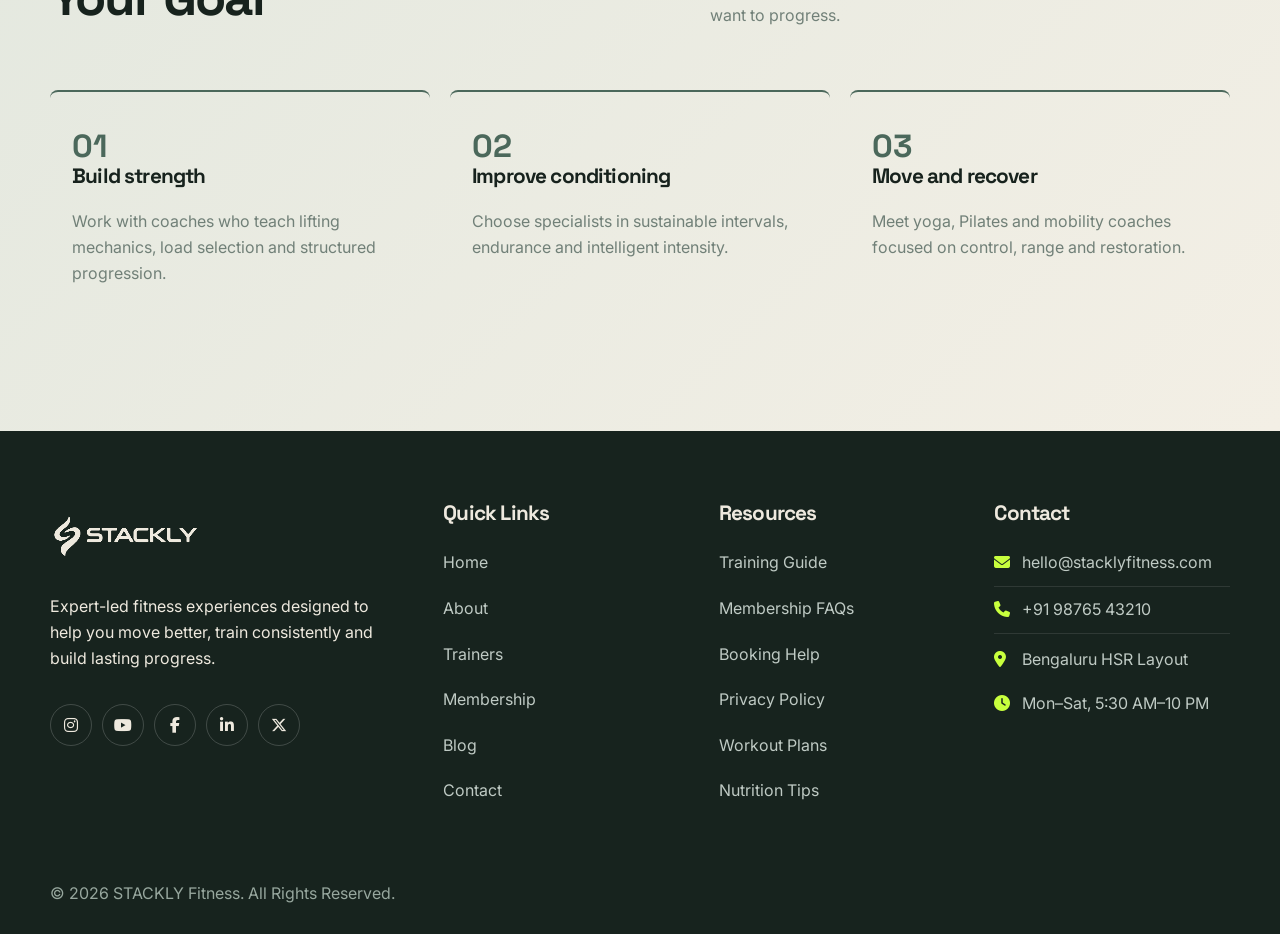
<file: trainers.html>
<!doctype html>
<html lang="en">
  <head>
    <meta charset="utf-8" />
    <meta name="viewport" content="width=device-width,initial-scale=1" />
    <title>Expert Trainers | STACKLY Fitness</title>
    <meta
      name="description"
      content="Meet STACKLY Fitness coaches across strength, HIIT, yoga, Pilates, boxing and mobility."
    />
    <link rel="icon" href="favicon.svg" />
    <link
      href="https://fonts.googleapis.com/css2?family=Inter:wght@400;600;700;800&family=Space+Grotesk:wght@500;700&display=swap"
      rel="stylesheet"
    />
    <link rel="stylesheet" href="assets/css/style.css" />
  </head>
  <body class="trainers-page">
    <div data-nav></div>
    <main id="main">
      <header class="page-hero">
        <div class="container">
          <p class="eyebrow">The coaching team</p>
          <h1>Meet the Coaches Behind Your Progress</h1>
          <p>
            Experienced specialists who combine technical knowledge, energy and
            personal attention.
          </p>
        </div>
      </header>
      <section>
        <div class="container">
          <div class="grid grid-3">
            <article class="card reveal">
              <div class="mini">IMAGE SPACE</div>
              <span class="tag">4.9 ★ · 420 sessions</span>
              <h3>Maya Thompson</h3>
              <p><strong>HIIT & Conditioning</strong></p>
              <p class="muted">NASM Certified · 8 years</p>
              <p>
                Clear coaching, considered progressions and a calm focus on
                sustainable results.
              </p>
              <a class="btn" href="404.html">Book with Maya</a>
            </article>
            <article class="card reveal">
              <div class="mini">IMAGE SPACE</div>
              <span class="tag">4.8 ★ · 455 sessions</span>
              <h3>Ethan Parker</h3>
              <p><strong>Strength & Performance</strong></p>
              <p class="muted">Strength Specialist · 10 years</p>
              <p>
                Clear coaching, considered progressions and a calm focus on
                sustainable results.
              </p>
              <a class="btn" href="404.html">Book with Ethan</a>
            </article>
            <article class="card reveal">
              <div class="mini">IMAGE SPACE</div>
              <span class="tag">4.9 ★ · 490 sessions</span>
              <h3>Sofia Bennett</h3>
              <p><strong>Yoga & Mobility</strong></p>
              <p class="muted">RYT-500 · 7 years</p>
              <p>
                Clear coaching, considered progressions and a calm focus on
                sustainable results.
              </p>
              <a class="btn" href="404.html">Book with Sofia</a>
            </article>
            <article class="card reveal">
              <div class="mini">IMAGE SPACE</div>
              <span class="tag">4.8 ★ · 525 sessions</span>
              <h3>Olivia Brooks</h3>
              <p><strong>Pilates & Core</strong></p>
              <p class="muted">Pilates Certified · 6 years</p>
              <p>
                Clear coaching, considered progressions and a calm focus on
                sustainable results.
              </p>
              <a class="btn" href="404.html">Book with Olivia</a>
            </article>
            <article class="card reveal">
              <div class="mini">IMAGE SPACE</div>
              <span class="tag">4.9 ★ · 560 sessions</span>
              <h3>Noah Williams</h3>
              <p><strong>Boxing Fitness</strong></p>
              <p class="muted">Boxing Coach · 9 years</p>
              <p>
                Clear coaching, considered progressions and a calm focus on
                sustainable results.
              </p>
              <a class="btn" href="404.html">Book with Noah</a>
            </article>
            <article class="card reveal">
              <div class="mini">IMAGE SPACE</div>
              <span class="tag">4.8 ★ · 595 sessions</span>
              <h3>Aarav Shah</h3>
              <p><strong>Cycling & Cardio</strong></p>
              <p class="muted">ACE Certified · 7 years</p>
              <p>
                Clear coaching, considered progressions and a calm focus on
                sustainable results.
              </p>
              <a class="btn" href="404.html">Book with Aarav</a>
            </article>
            <article class="card reveal">
              <div class="mini">IMAGE SPACE</div>
              <span class="tag">4.9 ★ · 630 sessions</span>
              <h3>Meera Nair</h3>
              <p><strong>Functional Training</strong></p>
              <p class="muted">CSCS · 8 years</p>
              <p>
                Clear coaching, considered progressions and a calm focus on
                sustainable results.
              </p>
              <a class="btn" href="404.html">Book with Meera</a>
            </article>
            <article class="card reveal">
              <div class="mini">IMAGE SPACE</div>
              <span class="tag">4.8 ★ · 665 sessions</span>
              <h3>Kabir Rao</h3>
              <p><strong>Mobility & Recovery</strong></p>
              <p class="muted">FRC Specialist · 6 years</p>
              <p>
                Clear coaching, considered progressions and a calm focus on
                sustainable results.
              </p>
              <a class="btn" href="404.html">Book with Kabir</a>
            </article>
            <article class="card reveal">
              <div class="mini">IMAGE SPACE</div>
              <span class="tag">4.9 ★ · 610 sessions</span>
              <h3>Riya Kapoor</h3>
              <p><strong>Recovery & Nutrition</strong></p>
              <p class="muted">Sports Nutrition Coach · 7 years</p>
              <p>
                Clear coaching, considered progressions and a calm focus on
                sustainable results.
              </p>
              <a class="btn" href="404.html">Book with Riya</a>
            </article>
          </div>
        </div>
      </section>
      <section class="dark-band">
        <div class="container split">
          <div>
            <p class="eyebrow">Our philosophy</p>
            <h2>We Coach the Person, Not Just the Program</h2>
            <p>
              Every member arrives with different experience, energy and goals.
              Our coaches listen first, then provide precise direction and
              useful options.
            </p>
            <ul class="list">
              <li>Technique before intensity</li>
              <li>Progressions for every level</li>
              <li>Clear, inclusive cueing</li>
              <li>Support without pressure</li>
            </ul>
          </div>
          <div
            class="media-slot"
            aria-label="Space reserved for group coaching image"
          ></div>
        </div>
      </section>
      <section>
        <div class="container center">
          <h2>Find your next coach.</h2>
          <p class="lead" style="margin-inline: auto">
            Choose a session and meet a trainer who can help your routine become
            stronger.
          </p>
          <a class="btn btn-primary" href="404.html">Explore Sessions</a>
        </div>
      </section>
      <div data-expanded="2026-09-15">
        <section class="coach-detail-section">
          <div class="container">
            <div class="section-head">
              <div>
                <p class="eyebrow">Coaching expertise</p>
                <h2>Know Who Is Guiding Your Session</h2>
              </div>
              <p>
                Every trainer brings a distinct specialty, a clear coaching role
                and experience that supports specific member goals.
              </p>
            </div>
            <article class="coach-profile">
              <div
                class="media-slot"
                aria-label="Space reserved for Maya Thompson portrait"
              ></div>
              <div>
                <span class="tag"
                  >8 years · NASM-CPT · Performance Enhancement Specialist</span
                >
                <h2>Maya Thompson</h2>
                <h3>HIIT & Conditioning Lead</h3>
                <p>
                  Maya designs interval-based conditioning that develops work
                  capacity without losing movement quality. She leads Power
                  HIIT, athletic conditioning and beginner interval sessions.
                </p>
                <p class="coach-best">
                  Best for: endurance, athletic confidence and high-energy group
                  coaching.
                </p>
                <div class="coach-stats">
                  <span><strong>4.9</strong> rating</span
                  ><span><strong>420</strong> sessions</span
                  ><span><strong>96%</strong> return rate</span>
                </div>
                <a class="btn btn-primary" href="404.html"
                  >View Maya's Schedule</a
                >
              </div>
            </article>
            <article class="coach-profile reverse">
              <div
                class="media-slot"
                aria-label="Space reserved for Ethan Parker portrait"
              ></div>
              <div>
                <span class="tag"
                  >10 years · CSCS · Olympic Lifting Level 1</span
                >
                <h2>Ethan Parker</h2>
                <h3>Strength & Performance Coach</h3>
                <p>
                  Ethan teaches foundational lifting patterns, progressive
                  strength blocks and performance technique. He helps members
                  understand load, tempo and recovery.
                </p>
                <p class="coach-best">
                  Best for: first-time lifters, strength goals and performance
                  progression.
                </p>
                <div class="coach-stats">
                  <span><strong>4.8</strong> rating</span
                  ><span><strong>458</strong> sessions</span
                  ><span><strong>95%</strong> return rate</span>
                </div>
                <a class="btn btn-primary" href="404.html"
                  >View Ethan's Schedule</a
                >
              </div>
            </article>
            <article class="coach-profile">
              <div
                class="media-slot"
                aria-label="Space reserved for Sofia Bennett portrait"
              ></div>
              <div>
                <span class="tag"
                  >7 years · RYT-500 · Functional Range Conditioning</span
                >
                <h2>Sofia Bennett</h2>
                <h3>Yoga & Mobility Director</h3>
                <p>
                  Sofia blends traditional yoga, joint mobility and breath-led
                  recovery. Her sessions improve usable range of motion and body
                  awareness.
                </p>
                <p class="coach-best">
                  Best for: flexibility, recovery, stress management and
                  movement confidence.
                </p>
                <div class="coach-stats">
                  <span><strong>4.9</strong> rating</span
                  ><span><strong>496</strong> sessions</span
                  ><span><strong>94%</strong> return rate</span>
                </div>
                <a class="btn btn-primary" href="404.html"
                  >View Sofia's Schedule</a
                >
              </div>
            </article>
            <article class="coach-profile reverse">
              <div
                class="media-slot"
                aria-label="Space reserved for Olivia Brooks portrait"
              ></div>
              <div>
                <span class="tag"
                  >6 years · Comprehensive Pilates Certified</span
                >
                <h2>Olivia Brooks</h2>
                <h3>Pilates & Core Specialist</h3>
                <p>
                  Olivia uses precise, low-impact movement to build control,
                  posture and resilient core strength. She coaches both mat and
                  reformer formats.
                </p>
                <p class="coach-best">
                  Best for: core control, posture, low-impact strength and
                  returning to exercise.
                </p>
                <div class="coach-stats">
                  <span><strong>4.8</strong> rating</span
                  ><span><strong>534</strong> sessions</span
                  ><span><strong>93%</strong> return rate</span>
                </div>
                <a class="btn btn-primary" href="404.html"
                  >View Olivia's Schedule</a
                >
              </div>
            </article>
            <article class="coach-profile">
              <div
                class="media-slot"
                aria-label="Space reserved for Noah Williams portrait"
              ></div>
              <div>
                <span class="tag"
                  >9 years · Level 2 Boxing Coach · First Aid Certified</span
                >
                <h2>Noah Williams</h2>
                <h3>Boxing Fitness Coach</h3>
                <p>
                  Noah combines boxing technique with controlled conditioning.
                  Members learn stance, footwork and combinations before
                  intensity rises.
                </p>
                <p class="coach-best">
                  Best for: coordination, cardio fitness, confidence and
                  skill-based conditioning.
                </p>
                <div class="coach-stats">
                  <span><strong>4.9</strong> rating</span
                  ><span><strong>572</strong> sessions</span
                  ><span><strong>92%</strong> return rate</span>
                </div>
                <a class="btn btn-primary" href="404.html"
                  >View Noah's Schedule</a
                >
              </div>
            </article>
            <article class="coach-profile reverse">
              <div
                class="media-slot"
                aria-label="Space reserved for Aarav Shah portrait"
              ></div>
              <div>
                <span class="tag"
                  >7 years · ACE-CPT · Indoor Cycling Certified</span
                >
                <h2>Aarav Shah</h2>
                <h3>Cycling & Endurance Coach</h3>
                <p>
                  Aarav plans music-led rides around cadence, resistance and
                  sustainable output. Every session offers clear effort ranges
                  for newer and experienced riders.
                </p>
                <p class="coach-best">
                  Best for: aerobic endurance, lower-body stamina and motivating
                  group energy.
                </p>
                <div class="coach-stats">
                  <span><strong>4.8</strong> rating</span
                  ><span><strong>610</strong> sessions</span
                  ><span><strong>91%</strong> return rate</span>
                </div>
                <a class="btn btn-primary" href="404.html"
                  >View Aarav's Schedule</a
                >
              </div>
            </article>
            <article class="coach-profile">
              <div
                class="media-slot"
                aria-label="Space reserved for Riya Kapoor portrait"
              ></div>
              <div>
                <span class="tag"
                  >7 years Â· Sports Nutrition Coach Â· Recovery Specialist</span
                >
                <h2>Riya Kapoor</h2>
                <h3>Recovery & Nutrition Coach</h3>
                <p>
                  Riya helps members connect training, food, hydration and rest
                  into a routine that supports steady progress. Her coaching is
                  practical, calm and built around real schedules.
                </p>
                <p class="coach-best">
                  Best for: recovery habits, nutrition planning and sustainable
                  training energy.
                </p>
                <div class="coach-stats">
                  <span><strong>4.9</strong> rating</span
                  ><span><strong>610</strong> sessions</span
                  ><span><strong>94%</strong> return rate</span>
                </div>
                <a class="btn btn-primary" href="404.html"
                  >View Riya's Schedule</a
                >
              </div>
            </article>
          </div>
        </section>
        <section class="dark-band">
          <div class="container">
            <div class="section-head">
              <div>
                <p class="eyebrow">How trainers support you</p>
                <h2>More Than Leading the Room</h2>
              </div>
            </div>
            <div class="grid grid-4">
              <article class="card">
                <span class="price">01</span>
                <h3>Before class</h3>
                <p>Review attendance, prepare options and check equipment.</p>
              </article>
              <article class="card">
                <span class="price">02</span>
                <h3>During class</h3>
                <p>Demonstrate, observe, cue and scale each training block.</p>
              </article>
              <article class="card">
                <span class="price">03</span>
                <h3>After class</h3>
                <p>Answer questions and record useful member feedback.</p>
              </article>
              <article class="card">
                <span class="price">04</span>
                <h3>Across your plan</h3>
                <p>
                  Recommend formats, balance intensity and support progression.
                </p>
              </article>
            </div>
          </div>
        </section>
        <section>
          <div class="container">
            <div class="section-head">
              <div>
                <p class="eyebrow">Trainer standards</p>
                <h2>Qualified. Prepared. Accountable.</h2>
              </div>
              <p>
                Certifications open the door. Ongoing development keeps the
                coaching standard high.
              </p>
            </div>
            <div class="grid grid-3">
              <article class="card">
                <h3>Verified Credentials</h3>
                <p>
                  Relevant fitness qualifications, current CPR or first-aid
                  training and background verification are required before
                  coaching independently.
                </p>
              </article>
              <article class="card">
                <h3>Continuous Education</h3>
                <p>
                  Monthly skills sessions, peer observations and quarterly
                  programming reviews turn learning into better member
                  experiences.
                </p>
              </article>
              <article class="card">
                <h3>Measured Quality</h3>
                <p>
                  Member feedback, attendance patterns and coaching observations
                  are reviewed to identify strengths and improvement priorities.
                </p>
              </article>
            </div>
          </div>
        </section>
      </div>
    </main>
    <div data-footer></div>
    <script src="assets/js/main.js"></script>
  </body>
</html>
</file>
<file: assets/css/style.css>
:root {
  --forest: #4b685b;
  --forest-2: #355044;
  --ink: #17221d;
  --ivory: #eee9de;
  --paper: #f8f5ed;
  --lime: #c8ff3d;
  --muted: #718078;
  --line: rgba(53, 80, 68, 0.18);
  --white: #fff;
  --radius: 18px;
  --shadow: 0 20px 60px rgba(23, 34, 29, 0.12);
}
* {
  box-sizing: border-box;
}
html {
  scroll-behavior: smooth;
}
body {
  margin: 0;
  background: var(--paper);
  color: var(--ink);
  font:
    16px/1.65 Inter,
    Arial,
    sans-serif;
  overflow-x: hidden;
}
body.dark {
  background: #101713;
  color: var(--ivory);
}
a {
  color: inherit;
  text-decoration: none;
}
button,
input,
select,
textarea {
  font: inherit;
}
.skip {
  position: fixed;
  left: -999px;
  top: 8px;
  z-index: 999;
}
.skip:focus {
  left: 8px;
  background: var(--lime);
  padding: 10px;
  color: #111;
}
[data-nav] {
  position: sticky;
  top: 0;
  z-index: 80;
}
.nav {
  height: 78px;
  display: flex;
  align-items: center;
  border-bottom: 1px solid transparent;
  transition: 0.3s;
}
.nav.scrolled {
  background: rgba(238, 233, 222, 0.92);
  backdrop-filter: blur(18px);
  border-color: var(--line);
}
.nav .inner {
  width: min(1180px, calc(100% - 32px));
  margin: auto;
  display: flex;
  align-items: center;
  justify-content: space-between;
  gap: 24px;
}
.brand {
  display: inline-flex;
  align-items: center;
  flex: 0 0 auto;
  font:
    800 1.05rem/1 Space Grotesk,
    sans-serif;
  letter-spacing: 0.13em;
}
.brand-logo {
  display: block;
  width: 150px;
  max-width: 42vw;
  height: auto;
}
.brand small {
  display: block;
  font-size: 0.57rem;
  letter-spacing: 0.36em;
  color: var(--forest);
  margin-top: 6px;
}
.navlinks {
  display: flex;
  align-items: center;
  gap: 26px;
}
.navlinks a {
  font-size: 0.9rem;
  font-weight: 650;
  position: relative;
}
.navlinks a:after {
  content: "";
  position: absolute;
  left: 0;
  right: 100%;
  bottom: -8px;
  height: 2px;
  background: var(--forest);
  transition: 0.25s;
}
.navlinks a:hover:after,
.navlinks a.active:after {
  right: 0;
}
.actions {
  display: flex;
  align-items: center;
  gap: 10px;
}
.btn {
  display: inline-flex;
  align-items: center;
  justify-content: center;
  gap: 9px;
  min-height: 46px;
  padding: 0 20px;
  border-radius: 999px;
  border: 1px solid var(--line);
  font-weight: 750;
  cursor: pointer;
  transition: 0.25s;
  background: transparent;
  color: inherit;
}
.btn:hover {
  transform: translateY(-2px);
}
.btn-primary {
  background: var(--forest);
  color: var(--white);
  border-color: var(--forest);
}
.btn-accent {
  background: var(--lime);
  color: #142018;
  border-color: var(--lime);
}
.btn-light {
  background: var(--white);
  color: var(--forest-2);
  border-color: var(--white);
}
.btn-light:hover,
.btn-light:focus-visible,
.btn-light:active {
  background: var(--ivory);
  color: var(--ink);
  border-color: var(--ivory);
  outline: 3px solid rgba(255, 255, 255, 0.35);
  outline-offset: 3px;
}
.menu-btn {
  display: none;
  border: 0;
  background: none;
  font-size: 1.5rem;
}
.drawer,
.overlay {
  display: none;
}
.container {
  width: min(1180px, calc(100% - 32px));
  margin: auto;
}
.hero {
  min-height: calc(100vh - 78px);
  padding: 76px 0 88px;
  display: grid;
  align-items: center;
  background:
    radial-gradient(circle at 82% 28%, rgba(75, 104, 91, 0.2), transparent 30%),
    linear-gradient(180deg, var(--paper), var(--ivory));
}
.hero-grid {
  display: grid;
  grid-template-columns: 1.05fr 0.95fr;
  gap: 70px;
  align-items: center;
}
.eyebrow {
  display: flex;
  align-items: center;
  gap: 10px;
  text-transform: uppercase;
  letter-spacing: 0.16em;
  color: var(--forest);
  font-weight: 800;
  font-size: 0.75rem;
}
.eyebrow:before {
  content: "";
  width: 28px;
  height: 2px;
  background: var(--forest);
}
h1,
h2,
h3 {
  font-family:
    Space Grotesk,
    Arial,
    sans-serif;
  line-height: 1.04;
  margin: 0 0 20px;
  letter-spacing: -0.04em;
}
h1 {
  font-size: clamp(3.3rem, 7vw, 7rem);
  max-width: 900px;
}
h2 {
  font-size: clamp(2.25rem, 4vw, 4.3rem);
}
h3 {
  font-size: 1.3rem;
}
.lead {
  font-size: clamp(1.05rem, 1.7vw, 1.3rem);
  color: #56655d;
  max-width: 640px;
}
.hero .buttons {
  display: flex;
  gap: 12px;
  flex-wrap: wrap;
  margin: 34px 0;
}
.media-slot {
  position: relative;
  min-height: 520px;
  border-radius: 28px;
  background: linear-gradient(145deg, var(--forest), var(--forest-2));
  overflow: hidden;
  box-shadow: var(--shadow);
  display: grid;
  place-items: center;
}
.media-slot:before {
  content: "";
  width: 76%;
  height: 76%;
  border: 1px solid rgba(238, 233, 222, 0.25);
  border-radius: 50%;
  position: absolute;
}
.media-slot:after {
  content: "IMAGE SPACE";
  letter-spacing: 0.3em;
  font-size: 0.72rem;
  color: rgba(255, 255, 255, 0.72);
}
.floating {
  position: absolute;
  background: rgba(248, 245, 237, 0.95);
  color: var(--ink);
  padding: 18px 20px;
  border-radius: 15px;
  box-shadow: var(--shadow);
  font-size: 0.86rem;
}
.floating strong {
  display: block;
  font: 700 1.05rem Space Grotesk;
}
.float-a {
  left: 18px;
  bottom: 24px;
}
.float-b {
  right: 18px;
  top: 24px;
}
.home-page .member-statistics > div {
  border-radius: var(--radius);
  transition: transform 220ms ease, background-color 220ms ease, box-shadow 220ms ease;
}
.home-page .member-statistics .price {
  display: inline-block;
  transition: color 220ms ease, transform 220ms ease;
}
@media (hover: hover) {
  .home-page .member-statistics > div:hover {
    transform: translateY(-6px);
    background-color: rgba(255, 255, 255, 0.08);
    box-shadow: 0 12px 28px rgba(0, 0, 0, 0.18);
  }
  .home-page .member-statistics > div:hover .price {
    color: var(--lime);
    transform: scale(1.05);
  }
}
@media (prefers-reduced-motion: reduce) {
  .home-page .member-statistics > div:hover,
  .home-page .member-statistics > div:hover .price {
    transform: none;
  }
}
.metrics {
  display: grid;
  grid-template-columns: repeat(4, 1fr);
  gap: 14px;
  margin-top: 28px;
}
.metric {
  border-top: 1px solid var(--line);
  padding-top: 14px;
}
.metric strong {
  font: 700 1.35rem Space Grotesk;
  display: block;
}
.metric span {
  font-size: 0.78rem;
  color: var(--muted);
}
section {
  padding: 104px 0;
}
.section-head {
  display: flex;
  justify-content: space-between;
  align-items: end;
  gap: 30px;
  margin-bottom: 46px;
}
.section-head p {
  max-width: 520px;
  color: var(--muted);
}
.grid {
  display: grid;
  gap: 20px;
}
.grid-3 {
  grid-template-columns: repeat(3, 1fr);
}
.grid-4 {
  grid-template-columns: repeat(4, 1fr);
}
.card {
  background: rgba(255, 255, 255, 0.62);
  border: 1px solid var(--line);
  border-radius: var(--radius);
  padding: 26px;
  transition: 0.25s;
}
.card:hover {
  transform: translateY(-5px);
  box-shadow: var(--shadow);
  border-color: rgba(75, 104, 91, 0.45);
}
.card .mini {
  height: 160px;
  margin: -12px -12px 22px;
  border-radius: 12px;
  background: linear-gradient(135deg, #5c796b, #2f493e);
  display: grid;
  place-items: center;
  color: rgba(255, 255, 255, 0.68);
  font-size: 0.7rem;
  letter-spacing: 0.2em;
}
.tag,
.pill {
  display: inline-flex;
  border-radius: 999px;
  padding: 6px 10px;
  font-size: 0.72rem;
  font-weight: 800;
  background: rgba(75, 104, 91, 0.11);
  color: var(--forest);
}
.pill.lime {
  background: var(--lime);
  color: #1d291f;
}
.muted {
  color: var(--muted);
}
.split {
  display: grid;
  grid-template-columns: 1fr 1fr;
  gap: 68px;
  align-items: center;
}
.dark-band {
  background: var(--forest-2);
  color: var(--ivory);
}
.dark-band .muted,
.dark-band p {
  color: #cbd4cf;
}
.list {
  padding: 0;
  margin: 24px 0;
  list-style: none;
  display: grid;
  gap: 10px;
}
.list li:before {
  content: "✓";
  display: inline-grid;
  place-items: center;
  width: 24px;
  height: 24px;
  border-radius: 50%;
  background: var(--lime);
  color: #142018;
  margin-right: 10px;
  font-weight: 900;
}
.about-page .about-purpose > div {
  padding: 28px;
  border: 1px solid rgba(238, 233, 222, 0.18);
  border-radius: var(--radius);
  background: rgba(255, 255, 255, 0.04);
  transition: transform 250ms ease, background-color 250ms ease,
    border-color 250ms ease, box-shadow 250ms ease;
}
.about-page .about-purpose h3 {
  transition: color 250ms ease;
}
.about-page .list li,
.trainers-page .list li {
  padding: 12px 16px;
  border: 1px solid transparent;
  border-radius: 12px;
  transition: transform 250ms ease, background-color 250ms ease,
    border-color 250ms ease, box-shadow 250ms ease;
}
.about-page .list li::before,
.trainers-page .list li::before {
  transition: transform 250ms ease, background-color 250ms ease;
}
@media (hover: hover) {
  .about-page .about-purpose > div:hover {
    transform: translateY(-7px);
    background: rgba(255, 255, 255, 0.1);
    border-color: var(--lime);
    box-shadow: 0 18px 36px rgba(0, 0, 0, 0.2);
  }
  .about-page .about-purpose > div:hover h3 {
    color: var(--lime);
  }
  .about-page .list li:hover,
  .trainers-page .list li:hover {
    transform: translateX(5px);
    background: rgba(200, 255, 61, 0.1);
    border-color: rgba(200, 255, 61, 0.5);
    box-shadow: 0 6px 18px rgba(0, 0, 0, 0.12);
  }
  .about-page .list li:hover::before,
  .trainers-page .list li:hover::before {
    transform: scale(1.12);
    background: var(--white);
  }
}
@media (prefers-reduced-motion: reduce) {
  .about-page .about-purpose > div:hover,
  .about-page .list li:hover,
  .about-page .list li:hover::before,
  .trainers-page .list li:hover,
  .trainers-page .list li:hover::before {
    transform: none;
  }
}
.pricing .card {
  padding: 34px;
  display: flex;
  flex-direction: column;
  align-items: flex-start;
}
.pricing .card > .btn:last-child {
  margin-top: auto;
}
.membership-options .card {
  display: flex;
  flex-direction: column;
  align-items: flex-start;
}
.membership-options .card .btn {
  margin-top: auto;
  background: var(--forest);
  border-color: var(--forest);
  color: var(--white);
  text-align: center;
}
.membership-options .card .btn:hover {
  background: var(--lime);
  border-color: var(--lime);
  color: #142018;
}
.membership-options .card .btn:focus-visible,
.membership-options .card .btn:active {
  background: var(--lime);
  border-color: var(--lime);
  color: #142018;
  outline: 3px solid rgba(200, 255, 61, 0.35);
  outline-offset: 3px;
}
.home-page .home-schedule .card .btn {
  background: var(--white);
  border-color: var(--white);
  color: var(--forest-2);
  margin-top: 10px;
}
.home-page .home-schedule .card .btn:hover,
.home-page .home-schedule .card .btn:focus-visible,
.home-page .home-schedule .card .btn:active {
  background: var(--lime);
  border-color: var(--lime);
  color: #142018;
  outline: 3px solid rgba(200, 255, 61, 0.35);
  outline-offset: 3px;
}
.pricing .featured {
  background: var(--forest);
  color: white;
}
.price {
  font: 800 2.5rem Space Grotesk;
}
.price small {
  font: 500 0.9rem Inter;
}
.page-hero {
  padding: 90px 0 72px;
  background: linear-gradient(135deg, var(--forest-2), var(--forest));
  color: var(--ivory);
}
.page-hero h1 {
  font-size: clamp(3rem, 6vw, 5.8rem);
}
.page-hero p {
  max-width: 680px;
  color: #d4ded8;
  font-size: 1.15rem;
}
.toolbar {
  display: flex;
  gap: 12px;
  flex-wrap: wrap;
  margin: 30px 0;
}
.field {
  display: grid;
  gap: 7px;
  min-width: 150px;
  flex: 1;
}
#contact-form,
#contact-form .field,
.contact-dropdown {
  min-width: 0;
  max-width: 100%;
}
.contact-dropdown summary {
  display: flex;
  align-items: center;
  justify-content: space-between;
  gap: 12px;
  min-height: 48px;
  padding: 13px 14px;
  border: 1px solid var(--line);
  border-radius: 12px;
  background: var(--white);
  color: var(--ink);
  font-size: 16px;
  overflow-wrap: anywhere;
  cursor: pointer;
  list-style: none;
}
.contact-dropdown summary::-webkit-details-marker {
  display: none;
}
.contact-dropdown summary::after {
  content: "";
  width: 8px;
  height: 8px;
  flex: 0 0 8px;
  border-right: 2px solid var(--forest);
  border-bottom: 2px solid var(--forest);
  transform: rotate(45deg);
}
.contact-dropdown[open] summary::after {
  transform: rotate(225deg);
}
.contact-dropdown-options {
  display: grid;
  max-height: min(280px, 40dvh);
  overflow-y: auto;
  overscroll-behavior: contain;
  margin-top: 6px;
  border: 1px solid var(--line);
  border-radius: 12px;
  background: var(--white);
}
.contact-dropdown-options button {
  width: 100%;
  min-width: 0;
  min-height: 48px;
  padding: 12px 14px;
  border: 0;
  border-bottom: 1px solid var(--line);
  background: var(--white);
  color: var(--ink);
  text-align: left;
  white-space: normal;
  overflow-wrap: anywhere;
  font-size: 16px;
  cursor: pointer;
}
.contact-dropdown-options button:hover,
.contact-dropdown-options button[aria-pressed="true"] {
  background: var(--ivory);
}
.contact-dropdown summary:focus-visible,
.contact-dropdown-options button:focus-visible {
  outline: 2px solid var(--forest);
  outline-offset: -3px;
}
#contact-form select[aria-invalid="true"] + .contact-dropdown summary {
  border-color: #b33;
}
.field label {
  font-size: 0.78rem;
  font-weight: 800;
}
.field input,
.field select,
.field textarea {
  width: 100%;
  background: white;
  border: 1px solid var(--line);
  border-radius: 12px;
  padding: 13px 14px;
  color: var(--ink);
  outline: none;
}
.field input:focus,
.field select:focus,
.field textarea:focus {
  border-color: var(--forest);
  box-shadow: 0 0 0 3px rgba(75, 104, 91, 0.13);
}
.field .error {
  font-size: 0.75rem;
  color: #b33;
}
.table-wrap {
  overflow: auto;
  border: 1px solid var(--line);
  border-radius: 16px;
  background: white;
}
table {
  border-collapse: collapse;
  width: 100%;
  min-width: 760px;
}
th,
td {
  text-align: left;
  padding: 16px;
  border-bottom: 1px solid var(--line);
}
th {
  font-size: 0.74rem;
  text-transform: uppercase;
  letter-spacing: 0.08em;
  color: var(--muted);
}
.faq details {
  border-top: 1px solid var(--line);
  padding: 20px 0;
}
.faq summary {
  font-weight: 800;
  cursor: pointer;
}
.auth {
  min-height: 100vh;
  display: grid;
  grid-template-columns: 1fr 1fr;
}
.auth-side {
  position: relative;
  isolation: isolate;
  overflow: hidden;
  background:
    linear-gradient(135deg, rgba(12, 22, 17, 0.82), rgba(45, 75, 62, 0.5)),
    url("../images/auth/signin-bg.webp") center/cover;
  color: var(--ivory);
  padding: 8vw;
  display: flex;
  flex-direction: column;
  justify-content: space-between;
}
.auth-side::before {
  content: "";
  position: absolute;
  inset: 0;
  z-index: -1;
  background: linear-gradient(90deg, rgba(10, 18, 14, 0.76), rgba(10, 18, 14, 0.28));
}
.auth-side .back-home {
  align-self: flex-start;
  margin-bottom: 22px;
  background: var(--lime);
  color: #142018;
  padding: 9px 14px;
  border: 1px solid var(--lime);
  border-radius: 999px;
  font-size: 0.9rem;
  font-weight: 800;
}
.auth-side .back-home:hover,
.auth-side .back-home:focus-visible {
  background: var(--ivory);
  border-color: var(--ivory);
  color: var(--ink);
}
.auth-side .brand {
  display: inline-flex;
  align-self: flex-start;
  align-items: center;
  color: var(--white);
}
.auth-side .brand-logo {
  width: 205px;
  max-width: min(70vw, 100%);
}
.auth-side .brand small {
  color: var(--lime);
}
.auth-side > a:not(.brand):not(.back-home) {
  display: none;
}
.register-auth-side {
  background:
    linear-gradient(135deg, rgba(12, 22, 17, 0.84), rgba(45, 75, 62, 0.46)),
    url("../images/auth/register-bg.webp") center/cover;
  justify-content: flex-start;
}
.register-auth-side .auth-intro {
  margin-top: 46px;
}
.auth-form {
  display: grid;
  place-items: center;
  padding: 40px;
}
.form-card {
  width: min(480px, 100%);
}
.auth-actions {
  display: grid;
  gap: 12px;
  margin-top: 22px;
}
.auth-actions .auth-submit {
  width: 100%;
}
.auth-actions .auth-secondary {
  width: min(190px, 100%);
  min-height: 40px;
  padding: 0 16px;
  font-size: 0.9rem;
  justify-self: center;
}
.forgot-link {
  margin: -2px 0 16px;
  font-size: 0.9rem;
  font-weight: 700;
  text-align: right;
}
#signin-form .field,
#register-form .field {
  margin-bottom: 14px;
}
#register-form .register-actions {
  margin-top: 18px;
}
.native-select-hidden {
  position: absolute;
  width: 1px !important;
  height: 1px;
  opacity: 0;
  pointer-events: none;
}
.custom-select {
  position: relative;
  width: 100%;
}
.custom-select-button,
.custom-select-list button {
  width: 100%;
  border: 1px solid var(--line);
  background: var(--white);
  color: var(--ink);
  text-align: left;
}
.custom-select-button {
  min-height: 48px;
  border-radius: 12px;
  padding: 13px 42px 13px 14px;
  position: relative;
}
.custom-select-button:after {
  content: "";
  position: absolute;
  right: 16px;
  top: 50%;
  width: 9px;
  height: 9px;
  border-right: 2px solid var(--forest);
  border-bottom: 2px solid var(--forest);
  transform: translateY(-65%) rotate(45deg);
}
.custom-select-list {
  display: none;
  margin-top: 6px;
  border: 1px solid var(--line);
  border-radius: 12px;
  background: var(--white);
  overflow: hidden;
  box-shadow: var(--shadow);
}
.custom-select.open .custom-select-list {
  display: grid;
}
.custom-select-list button {
  min-height: 42px;
  padding: 9px 14px;
  border-width: 0 0 1px;
  border-radius: 0;
  font-size: 0.95rem;
}
.custom-select-list button:last-child {
  border-bottom: 0;
}
.custom-select-list button:hover,
.custom-select-list button:focus {
  background: var(--ivory);
  outline: none;
}
.dashboard {
  display: grid;
  grid-template-columns: 260px 1fr;
  min-height: 100vh;
  background: #edf0eb;
}
.sidebar {
  background: #16231d;
  color: var(--ivory);
  padding: 28px 20px;
  position: sticky;
  top: 0;
  height: 100vh;
}
.dashboard-menu-btn,
.dashboard-overlay {
  display: none;
}
.dashboard-brand {
  display: flex;
  align-items: center;
  gap: 12px;
  color: var(--ivory);
  letter-spacing: 0.13em;
  transform: none;
  transition: none;
}
.dashboard-brand img {
  width: 168px;
  max-width: 100%;
  height: auto;
  border-radius: 0;
  box-shadow: none;
}
.dashboard-brand small {
  color: var(--lime);
}
.sidebar:hover .dashboard-brand,
.dashboard-brand:hover,
.dashboard-brand:focus-visible {
  color: var(--ivory);
  letter-spacing: 0.13em;
  transform: none;
}
.dashboard-brand:hover img,
.dashboard-brand:focus-visible img {
  transform: none;
}
.side-links {
  display: grid;
  gap: 7px;
  margin-top: 38px;
}
.side-links button,
.side-links a {
  border: 0;
  background: transparent;
  color: #cad5cf;
  text-align: left;
  padding: 11px 12px;
  border-radius: 9px;
  cursor: pointer;
  display: flex;
  align-items: center;
  gap: 11px;
  font: inherit;
  width: 100%;
}
.side-links i {
  width: 18px;
  color: #9fb1a8;
  font-size: 0.95rem;
  text-align: center;
}
.side-links span {
  flex: 1;
}
.side-links button:hover,
.side-links button.active {
  background: rgba(200, 255, 61, 0.12);
  color: var(--lime);
}
.side-links button:hover i,
.side-links button.active i {
  color: var(--lime);
}
.dashboard-account {
  display: flex;
  flex-wrap: wrap;
  gap: 16px 36px;
  margin: 0 0 28px;
  padding: 18px 22px;
  background: var(--white);
  color: var(--ink);
  border: 1px solid var(--line);
  border-radius: var(--radius);
}
.dashboard-account > div {
  min-width: 0;
}
.dashboard-account dt {
  font-size: 0.78rem;
  font-weight: 800;
  color: var(--forest-2);
}
.dashboard-account dd {
  margin: 4px 0 0;
  overflow-wrap: anywhere;
}
.dash-main {
  padding: 38px;
}
.dash-top {
  display: flex;
  justify-content: space-between;
  align-items: center;
  margin-bottom: 28px;
}
.dash-grid {
  display: grid;
  grid-template-columns: repeat(3, 1fr);
  gap: 16px;
}
.kpi {
  background: white;
  border: 1px solid var(--line);
  border-radius: 14px;
  padding: 20px;
}
.kpi strong {
  display: block;
  font: 750 1.9rem Space Grotesk;
}
.chart-box {
  background: white;
  border: 1px solid var(--line);
  border-radius: 14px;
  padding: 18px;
  min-height: 250px;
}
.chart-box canvas {
  display: block;
  width: 100% !important;
  height: 190px !important;
  max-height: 190px;
}
.tab-panel {
  display: none;
}
.tab-panel.active {
  display: block;
}
.modal {
  position: fixed;
  inset: 0;
  background: rgba(11, 18, 14, 0.7);
  z-index: 120;
  display: none;
  place-items: center;
  padding: 20px;
}
.modal.open {
  display: grid;
}
.modal-card {
  width: min(520px, 100%);
  background: var(--paper);
  border-radius: 20px;
  padding: 30px;
}
.toast {
  position: fixed;
  right: 20px;
  bottom: 20px;
  background: #18251f;
  color: white;
  padding: 16px 20px;
  border-radius: 12px;
  transform: translateY(100px);
  opacity: 0;
  transition: 0.3s;
  z-index: 150;
}
.toast.show {
  transform: none;
  opacity: 1;
}
.footer {
  background: #17231e;
  color: var(--ivory);
  padding: 72px 0 28px;
}
.footer-grid {
  display: grid;
  grid-template-columns: 1.5fr 1fr 1fr 1fr;
  gap: 40px;
}
.footer a {
  display: block;
  color: #bfcac4;
  margin: 8px 0;
}
.footer-bottom {
  border-top: 1px solid rgba(255, 255, 255, 0.12);
  padding-top: 24px;
  margin-top: 42px;
  color: #97a79e;
}
.center {
  text-align: center;
}
.reveal {
  opacity: 0;
  transform: translateY(18px);
  transition: 0.6s;
}
.reveal.visible {
  opacity: 1;
  transform: none;
}
.notfound {
  min-height: 100vh;
  min-height: 100dvh;
  display: grid;
  place-items: center;
  text-align: center;
  padding: clamp(12px, 3dvh, 30px) 16px;
  background: radial-gradient(circle, #587666, #17231e 70%);
  color: white;
}
.notfound > div {
  width: min(680px, 100%);
  margin: auto;
  min-width: 0;
}
.notfound h1 {
  font-size: clamp(4rem, min(20vw, 25dvh), 16rem);
  line-height: 1;
  margin: 0 0 clamp(8px, 2dvh, 20px);
  color: var(--ivory);
}
.notfound h2 {
  font-size: clamp(1.25rem, min(4.5vw, 5dvh), 2.5rem);
  line-height: 1.15;
  margin: 0 0 clamp(8px, 2dvh, 18px);
}
.notfound p {
  font-size: clamp(0.875rem, 2.5dvh, 1rem);
  line-height: 1.45;
  margin: 0;
}
.notfound .brand {
  justify-content: center;
  margin-bottom: clamp(8px, 3dvh, 24px);
}
.notfound .brand-logo {
  width: 180px;
  max-width: 72vw;
  max-height: 8dvh;
  object-fit: contain;
}
.notfound-actions {
  display: flex;
  flex-wrap: wrap;
  justify-content: center;
  gap: 12px;
  margin-top: clamp(10px, 3dvh, 26px);
}
@media (max-height: 450px) {
  .notfound h1 {
    font-size: clamp(3rem, 18dvh, 5rem);
  }
  .notfound .btn {
    min-height: 44px;
    padding: 8px 16px;
  }
}
.notfound .btn-light {
  background: var(--white);
  color: var(--forest-2);
  border-color: var(--white);
}
@media (max-width: 900px) {
  .navlinks,
  .actions .btn-secondary {
    display: none;
  }
  .menu-btn {
    display: block;
  }
  .drawer {
    display: block;
    position: fixed;
    right: -100%;
    top: 0;
    width: min(360px, 88%);
    height: 100vh;
    background: var(--paper);
    z-index: 110;
    padding: 28px;
    transition: 0.35s;
  }
  .drawer.open {
    right: 0;
  }
  .drawer nav {
    display: grid;
    gap: 22px;
    margin-top: 60px;
  }
  .overlay {
    position: fixed;
    inset: 0;
    background: rgba(0, 0, 0, 0.5);
    z-index: 100;
  }
  .overlay.open {
    display: block;
  }
  .hero-grid,
  .split,
  .auth {
    grid-template-columns: 1fr;
  }
  .hero {
    padding-top: 45px;
  }
  .hero-grid {
    gap: 38px;
  }
  .media-slot {
    min-height: 420px;
  }
  .home-page .hero .media-slot {
    justify-self: stretch;
    width: 100%;
    height: auto;
    aspect-ratio: 699 / 500;
  }
  .grid-4 {
    grid-template-columns: repeat(2, 1fr);
  }
  .grid-3 {
    grid-template-columns: repeat(2, 1fr);
  }
  .footer-grid {
    grid-template-columns: 1fr 1fr;
  }
  .dashboard {
    display: block;
    padding-top: 70px;
  }
  .sidebar {
    position: fixed;
    inset: 0 auto 0 -290px;
    z-index: 125;
    width: min(280px, 86vw);
    height: 100vh;
    padding-top: 72px;
    overflow-y: auto;
    transition: left 0.3s ease;
    box-shadow: 18px 0 45px rgba(10, 18, 14, 0.22);
  }
  .sidebar .dashboard-brand {
    margin-bottom: 8px;
  }
  .sidebar.open {
    left: 0;
  }
  .dashboard-menu-btn {
    position: fixed;
    top: 14px;
    left: 14px;
    z-index: 140;
    display: inline-grid;
    place-items: center;
    width: 46px;
    height: 46px;
    border: 1px solid rgba(255, 255, 255, 0.16);
    border-radius: 50%;
    background: #16231d;
    color: var(--lime);
    box-shadow: 0 12px 30px rgba(23, 34, 29, 0.22);
    cursor: pointer;
  }
  .dashboard-overlay {
    position: fixed;
    inset: 0;
    z-index: 120;
    background: rgba(7, 12, 9, 0.52);
  }
  .dashboard-overlay.open {
    display: block;
  }
  .side-links {
    grid-template-columns: 1fr;
  }
  .dash-grid {
    grid-template-columns: repeat(2, 1fr);
  }
  .auth-side {
    min-height: 38vh;
  }
  .section-head {
    align-items: start;
    flex-direction: column;
  }
}
@media (max-width: 580px) {
  section {
    padding: 72px 0;
  }
  .metrics,
  .grid-4,
  .grid-3,
  .footer-grid,
  .dash-grid {
    grid-template-columns: 1fr;
  }
  .hero h1 {
    font-size: 3.3rem;
  }
  .media-slot {
    min-height: 340px;
  }
  .side-links {
    grid-template-columns: 1fr 1fr;
  }
  .dash-main {
    padding: 24px 16px;
  }
  .float-b {
    display: none;
  }
  .pricing .featured {
    transform: none;
  }
}
@media (prefers-reduced-motion: reduce) {
  *,
  *:before,
  *:after {
    scroll-behavior: auto !important;
    transition: none !important;
    animation: none !important;
  }
  .reveal {
    opacity: 1;
    transform: none;
  }
}

.feature-band {
  background: #e5e5da;
}
.bento {
  display: grid;
  grid-template-columns: 1.3fr 0.7fr 0.7fr;
  gap: 20px;
}
.bento-wide {
  grid-row: span 2;
  min-height: 420px;
  display: flex;
  flex-direction: column;
  justify-content: end;
}
.bento-wide .smart-booking-media {
  width: 100%;
  height: auto;
  aspect-ratio: 16 / 9;
  margin: 0 0 24px;
  border-radius: 16px;
}
.bento-wide .smart-booking-media.has-image img {
  object-fit: contain;
  object-position: center;
}
.bento-media {
  grid-column: 2/4;
  min-height: 300px;
}
.score {
  font: 800 clamp(3rem, 6vw, 5.5rem) Space Grotesk;
  color: var(--forest);
  display: block;
}
.rating-summary {
  display: flex;
  align-items: center;
  gap: 18px;
}
.rating-summary > strong {
  font: 800 4.6rem Space Grotesk;
  line-height: 1;
}
.stars {
  color: #709047;
  letter-spacing: 0.12em;
}
.rating-layout {
  display: grid;
  grid-template-columns: repeat(2, minmax(0, 1fr));
  gap: 42px;
}
@media (min-width: 901px) {
  .review-section .rating-layout > .grid {
    grid-template-columns: repeat(2, minmax(0, 1fr));
  }
  .review-section .rating-bars {
    align-content: stretch;
    grid-template-rows: repeat(4, minmax(0, 1fr));
  }
  .review-section .rating-row {
    padding: 28px;
    background: var(--ivory);
    border: 1px solid var(--line);
    border-radius: var(--radius);
    grid-template-columns: minmax(0, 1fr) auto;
    align-content: center;
    gap: 20px;
  }
  .review-section .rating-row .bar {
    grid-column: 1 / -1;
    grid-row: 2;
    height: 10px;
  }
  .review-section .rating-row strong {
    grid-column: 2;
    grid-row: 1;
    font: 800 2rem Space Grotesk;
  }
}
.rating-bars {
  display: grid;
  align-content: start;
  gap: 20px;
}
.rating-row {
  display: grid;
  grid-template-columns: 1fr 1.2fr 38px;
  gap: 12px;
  align-items: center;
}
.review-section .rating-row {
  transition: transform 250ms ease, box-shadow 250ms ease,
    background-color 250ms ease, border-color 250ms ease;
}
.review-section .rating-row strong,
.review-section .rating-row .bar i {
  transition: color 250ms ease, background-color 250ms ease;
}
@media (hover: hover) {
  .review-section .rating-row:hover {
    transform: translateY(-5px);
    background-color: var(--paper);
    border-color: var(--forest);
    box-shadow: 0 16px 32px rgba(23, 34, 29, 0.14);
  }
  .review-section .rating-row:hover strong {
    color: var(--forest);
  }
  .review-section .rating-row:hover .bar i {
    background-color: var(--lime);
  }
}
@media (prefers-reduced-motion: reduce) {
  .review-section .rating-row:hover {
    transform: none;
  }
}
.bar {
  height: 8px;
  border-radius: 99px;
  background: #d7dbd2;
  overflow: hidden;
}
.bar i {
  display: block;
  height: 100%;
  background: var(--forest);
  border-radius: inherit;
}
.review-card {
  display: flex;
  flex-direction: column;
  min-height: 260px;
}
.review-card footer {
  margin-top: auto;
  display: grid;
}
.review-card footer span {
  font-size: 0.78rem;
  color: var(--muted);
}
.stack-list {
  display: grid;
}
.stack-list a {
  display: grid;
  grid-template-columns: 42px 1fr auto;
  gap: 16px;
  align-items: center;
  padding: 20px 0;
  border-top: 1px solid rgba(255, 255, 255, 0.18);
}
.stack-list small {
  display: block;
  color: #cbd4cf;
}
.text-link {
  font-weight: 800;
  color: var(--forest);
}
.timeline-card {
  border-left: 2px solid var(--forest);
  display: grid;
  gap: 5px;
  padding-left: 30px;
}
.timeline-card div {
  display: grid;
  grid-template-columns: 65px 1fr;
  gap: 12px;
  padding: 18px 0;
  border-bottom: 1px solid var(--line);
}
.timeline-card b {
  font: 800 1.25rem Space Grotesk;
  color: var(--forest);
}
.details {
  display: grid;
  grid-template-columns: 1fr 1.4fr;
  margin: 24px 0 0;
}
.details dt,
.details dd {
  padding: 10px 0;
  border-top: 1px solid var(--line);
  margin: 0;
}
.details dt {
  color: var(--muted);
}
.policy-section {
  background: #e6e9e1;
}
.policy-note {
  margin-top: 30px;
  color: var(--muted);
  font-size: 0.86rem;
}
.coach-detail-section {
  background: #eef0e9;
}
.coach-profile {
  display: grid;
  grid-template-columns: 0.8fr 1.2fr;
  gap: 60px;
  align-items: center;
  padding: 64px 0;
  border-bottom: 1px solid var(--line);
}
.coach-profile.reverse .media-slot {
  order: 2;
}
.coach-profile .media-slot {
  min-height: 440px;
}
.coach-best {
  border-left: 3px solid var(--forest);
  padding-left: 18px;
  font-weight: 700;
}
.coach-stats {
  display: flex;
  gap: 14px;
  flex-wrap: wrap;
  margin: 26px 0;
}
.coach-stats span {
  display: grid;
  min-width: 112px;
  padding: 14px 16px;
  border: 1px solid rgba(75, 104, 91, 0.14);
  border-radius: 12px;
  background: rgba(255, 255, 255, 0.5);
  font-size: 0.75rem;
  color: var(--muted);
  cursor: pointer;
  transition:
    transform 0.25s ease,
    background-color 0.25s ease,
    border-color 0.25s ease,
    box-shadow 0.25s ease,
    color 0.25s ease;
}
.coach-stats strong {
  font: 750 1.5rem Space Grotesk;
  color: var(--ink);
  transition: color 0.25s ease;
}
.benefit-section {
  background: #e5e5da;
}
.benefit-list article {
  display: grid;
  grid-template-columns: 70px 1fr 1.3fr;
  gap: 28px;
  align-items: baseline;
  padding: 26px 0;
  border-top: 1px solid var(--line);
}
.benefit-list article > span {
  font: 800 1.4rem Space Grotesk;
  color: var(--forest);
}
.newsletter {
  background: #dfe6dd;
}
.newsletter-form {
  display: flex;
  gap: 12px;
  align-items: end;
}
.newsletter-form .field {
  min-width: 280px;
}
@media (max-width: 900px) {
  .bento {
    grid-template-columns: 1fr 1fr;
  }
  .bento-wide {
    grid-column: 1/3;
    min-height: auto;
  }
  .bento-media {
    grid-column: 1/3;
  }
  .rating-layout,
  .coach-profile {
    grid-template-columns: 1fr;
  }
  .coach-profile.reverse .media-slot {
    order: 0;
  }
  .benefit-list article {
    grid-template-columns: 52px 1fr;
  }
  .benefit-list article p {
    grid-column: 2;
  }
  .newsletter-form {
    align-items: stretch;
    flex-direction: column;
  }
}
@media (max-width: 580px) {
  .bento {
    grid-template-columns: 1fr;
  }
  .bento-wide,
  .bento-media {
    grid-column: auto;
  }
  .rating-row {
    grid-template-columns: 1fr 1fr;
  }
  .rating-row strong {
    display: none;
  }
  .coach-profile {
    gap: 30px;
    padding: 42px 0;
  }
  .newsletter-form .field {
    min-width: 0;
  }
}

/* Premium interaction system */
section {
  position: relative;
  isolation: isolate;
  transition:
    background-color 0.45s ease,
    box-shadow 0.45s ease;
}
section:not(.hero):not(.page-hero):not(.dark-band):not(.auth-side):hover {
  box-shadow: inset 0 1px 0 rgba(75, 104, 91, 0.08);
}
.card,
.kpi,
.chart-box,
.media-slot,
.timeline-card,
.table-wrap,
.form-card,
.rating-summary,
.benefit-list article,
.stack-list a,
.coach-profile {
  will-change: transform;
  transition:
    transform 0.35s cubic-bezier(0.2, 0.75, 0.25, 1),
    box-shadow 0.35s ease,
    border-color 0.35s ease,
    background-color 0.35s ease;
}
.card {
  position: relative;
  overflow: hidden;
}
.card:after {
  content: "";
  position: absolute;
  inset: 0;
  background: linear-gradient(
    115deg,
    transparent 15%,
    rgba(255, 255, 255, 0.38) 48%,
    transparent 70%
  );
  transform: translateX(-130%);
  transition: transform 0.7s ease;
  pointer-events: none;
}
.card:hover:after {
  transform: translateX(130%);
}
.card:hover {
  transform: translateY(-8px);
  box-shadow: 0 26px 65px rgba(23, 34, 29, 0.16);
}
.media-slot:hover {
  transform: translateY(-7px) scale(1.012);
  box-shadow: 0 30px 80px rgba(23, 34, 29, 0.2);
}
.media-slot:hover:before {
  transform: scale(1.08) rotate(4deg);
  border-color: rgba(200, 255, 61, 0.42);
}
.media-slot:before {
  transition:
    transform 0.5s ease,
    border-color 0.5s ease;
}
.media-slot:hover:after {
  color: var(--lime);
}
.media-slot:after {
  transition:
    color 0.3s ease,
    letter-spacing 0.3s ease;
}
.media-slot:hover:after {
  letter-spacing: 0.36em;
}
.btn {
  position: relative;
  overflow: hidden;
}
.btn:before {
  content: "";
  position: absolute;
  inset: 0;
  background: rgba(255, 255, 255, 0.18);
  transform: translateX(-105%) skewX(-18deg);
  transition: transform 0.42s ease;
}
.btn:hover:before {
  transform: translateX(105%) skewX(-18deg);
}
.btn:hover {
  transform: translateY(-3px);
  box-shadow: 0 12px 28px rgba(23, 34, 29, 0.16);
}
.btn:active {
  transform: translateY(-1px);
}
.text-link,
.footer a:not(.social-links a) {
  display: inline-block;
  transition:
    color 0.25s ease,
    transform 0.25s ease;
}
.text-link:hover,
.footer a:not(.social-links a):hover {
  color: var(--lime);
  transform: translateX(5px);
}
.social-links {
  display: flex;
  gap: 10px;
  flex-wrap: wrap;
  margin-top: 24px;
}
.social-links a {
  width: 42px;
  height: 42px;
  border: 1px solid rgba(255, 255, 255, 0.18);
  border-radius: 50%;
  display: grid;
  place-items: center;
  color: var(--ivory);
  position: relative;
  transition:
    transform 0.3s ease,
    background 0.3s ease,
    color 0.3s ease,
    border-color 0.3s ease;
}
.social-links a span {
  position: absolute;
  width: 1px;
  height: 1px;
  overflow: hidden;
  clip: rect(0 0 0 0);
}
.social-links a:hover {
  transform: translateY(-5px) rotate(-5deg);
  background: var(--lime);
  border-color: var(--lime);
  color: var(--ink);
  box-shadow: 0 10px 25px rgba(200, 255, 61, 0.18);
}
.social-links i {
  font-size: 1rem;
}
.kpi:hover,
.chart-box:hover {
  transform: translateY(-6px);
  border-color: rgba(75, 104, 91, 0.42);
  box-shadow: 0 20px 45px rgba(23, 34, 29, 0.12);
}
.kpi:hover strong {
  color: var(--forest);
}
.table-wrap:hover {
  box-shadow: 0 20px 55px rgba(23, 34, 29, 0.1);
}
tbody tr {
  transition:
    background-color 0.25s ease,
    transform 0.25s ease;
}
tbody tr:hover {
  background: rgba(75, 104, 91, 0.075);
}
tbody tr:hover td:first-child {
  box-shadow: inset 3px 0 var(--forest);
}
.side-links button,
.side-links a {
  transition:
    transform 0.25s ease,
    background-color 0.25s ease,
    color 0.25s ease;
}
.side-links button:hover,
.side-links a:hover {
  transform: translateX(6px);
}
.sidebar:hover .brand {
  color: var(--lime);
}
.brand {
  transition:
    color 0.25s ease,
    letter-spacing 0.3s ease;
}
.brand:hover {
  color: var(--forest);
}
.field input,
.field select,
.field textarea {
  transition:
    border-color 0.25s ease,
    box-shadow 0.25s ease,
    transform 0.25s ease;
}
.field:hover input,
.field:hover select,
.field:hover textarea {
  border-color: rgba(75, 104, 91, 0.5);
}
.field input:focus,
.field select:focus,
.field textarea:focus {
  transform: translateY(-2px);
}
.floating:hover {
  transform: translateY(-5px) rotate(0.5deg);
  box-shadow: 0 24px 55px rgba(23, 34, 29, 0.2);
}
.floating {
  transition:
    transform 0.3s ease,
    box-shadow 0.3s ease;
}
.metric:hover strong,
.rating-summary:hover > strong {
  color: var(--forest);
  transform: translateY(-3px);
}
.metric strong,
.rating-summary > strong {
  transition:
    color 0.3s ease,
    transform 0.3s ease;
}
.dark-band .metric:hover strong {
  color: var(--lime);
}
.stack-list a:hover {
  padding-left: 12px;
  padding-right: 12px;
  background: rgba(255, 255, 255, 0.06);
}
.benefit-list article:hover {
  padding-left: 16px;
  padding-right: 16px;
  background: rgba(255, 255, 255, 0.48);
}
.timeline-card:hover {
  transform: translateX(7px);
  box-shadow: -12px 18px 40px rgba(23, 34, 29, 0.1);
}
.coach-profile:hover {
  transform: translateY(-4px);
}
@media (hover: hover) {
  .coach-stats span:hover {
    transform: translateY(-6px) scale(1.03);
    background: var(--white);
    border-color: rgba(200, 255, 61, 0.9);
    box-shadow: 0 18px 38px rgba(23, 34, 29, 0.14);
    color: var(--forest);
  }
  .coach-stats span:hover strong {
    color: #709047;
  }
}
.coach-stats span:active {
  transform: translateY(-2px) scale(0.98);
  background: var(--lime);
  border-color: var(--lime);
  box-shadow: 0 10px 24px rgba(23, 34, 29, 0.12);
  color: var(--ink);
}
.coach-stats span:active strong {
  color: var(--ink);
}
.pill,
.tag {
  transition:
    transform 0.25s ease,
    background-color 0.25s ease;
}
.card:hover .pill,
.card:hover .tag,
.coach-profile:hover .tag {
  transform: translateY(-2px);
  background: var(--lime);
  color: var(--ink);
}
details {
  transition:
    padding 0.25s ease,
    background-color 0.25s ease;
}
details:hover {
  padding-left: 16px;
  padding-right: 16px;
  background: rgba(75, 104, 91, 0.05);
}
details[open] {
  background: rgba(75, 104, 91, 0.07);
  padding-left: 18px;
  padding-right: 18px;
}
.auth-side {
  transition: filter 0.4s ease;
}
.auth-side:hover {
  filter: saturate(1.08);
}
.form-card:hover {
  transform: translateY(-4px);
}
@media (hover: none) {
  section:hover {
    box-shadow: none !important;
  }
  .card:hover,
  .media-slot:hover,
  .kpi:hover,
  .chart-box:hover,
  .coach-profile:hover,
  .form-card:hover {
    transform: none;
  }
  .card:after,
  .btn:before {
    display: none;
  }
}
@media (prefers-reduced-motion: reduce) {
  section,
  .card,
  .kpi,
  .chart-box,
  .media-slot,
  .timeline-card,
  .table-wrap,
  .form-card,
  .rating-summary,
  .benefit-list article,
  .stack-list a,
  .coach-profile,
  .coach-stats span,
  .social-links a,
  .floating {
    transition: none !important;
    transform: none !important;
  }
  .card:after,
  .btn:before {
    display: none !important;
  }
}
/* Responsive editorial imagery */
.media-slot.has-image {
  display: block;
  background: #203129;
}
.media-slot.has-image > img {
  position: absolute;
  inset: 0;
  width: 100%;
  height: 100%;
  object-fit: cover;
  object-position: center;
  transition:
    transform 0.7s cubic-bezier(0.2, 0.75, 0.25, 1),
    filter 0.4s ease;
  filter: saturate(0.9) contrast(1.03);
}
.media-slot-contain {
  aspect-ratio: 4 / 5;
  min-height: 0;
}
.media-slot-contain.has-image > img {
  object-fit: cover;
  object-position: center center;
}
.media-slot.has-image:before,
.media-slot.has-image:after {
  display: none;
}
.media-slot.has-image:hover > img {
  transform: scale(1.045);
  filter: saturate(1) contrast(1.05);
}
.media-slot.has-image .floating {
  z-index: 2;
}
.media-slot.has-image:after {
  content: "";
  display: block;
  position: absolute;
  inset: auto 0 0;
  height: 38%;
  background: linear-gradient(transparent, rgba(9, 15, 12, 0.48));
  pointer-events: none;
}
.mini.has-image {
  overflow: hidden;
  background: #203129;
}
.mini.has-image img {
  display: block;
  width: 100%;
  height: 100%;
  object-fit: cover;
  object-position: center;
  transition:
    transform 0.55s cubic-bezier(0.2, 0.75, 0.25, 1),
    filter 0.35s ease;
  filter: saturate(0.88) contrast(1.04);
}
.card:hover .mini.has-image img {
  transform: scale(1.075);
  filter: saturate(1) contrast(1.06);
}
.blog-page .media-slot.has-image,
.blog-page .mini.has-image,
.home-page .media-slot.has-image,
.home-page .mini.has-image {
  background: #eef1eb;
}
.blog-page .media-slot,
.home-page .media-slot {
  width: 100%;
  aspect-ratio: 4 / 3;
  min-height: 0;
}
.home-page .hero .media-slot {
  width: min(100%, 699px);
  height: 500px;
  aspect-ratio: auto;
  justify-self: end;
}
.blog-page .card .mini {
  width: calc(100% + 24px);
  height: 320px;
}
.home-page .card .mini {
  width: calc(100% + 24px);
  height: auto;
  aspect-ratio: 1 / 1;
}
.blog-page .media-slot.has-image > img,
.blog-page .mini.has-image img {
  width: 100%;
  height: 100%;
  object-fit: contain;
}
.home-page .media-slot.has-image > img,
.home-page .mini.has-image img {
  width: 100%;
  height: 100%;
  object-fit: cover;
  object-position: center;
}
.home-page .bento-wide .smart-booking-media {
  width: 100%;
  aspect-ratio: 16 / 9;
  background: #eef1eb;
}
.home-page .bento-wide .smart-booking-media.has-image img {
  object-fit: contain;
  object-position: center;
}
.home-page .signature-session-media.has-image > img {
  object-fit: cover;
  object-position: center 28%;
}
.blog-page .featured-blog-media.has-image > img {
  object-fit: cover;
  object-position: center;
}
.blog-page .coach-column-media.has-image > img {
  object-fit: cover;
  object-position: center;
}
.blog-page .media-slot.has-image:hover > img,
.blog-page .card:hover .mini.has-image img,
.home-page .media-slot.has-image:hover > img,
.home-page .card:hover .mini.has-image img {
  transform: none;
}
.trainers-page .media-slot.has-image,
.trainers-page .mini.has-image {
  background: #eef1eb;
}
.trainers-page .media-slot.has-image > img,
.trainers-page .mini.has-image img {
  width: 100%;
  height: 100%;
  object-fit: cover;
  object-position: center top;
}
.trainers-page .media-slot.has-image:hover > img,
.trainers-page .card:hover .mini.has-image img {
  transform: none;
}
/* Larger imagery, richer cards and aligned footer links */
.mini {
  height: 245px;
  margin: -12px -12px 24px;
}
.grid-4 .mini {
  height: 220px;
}
.card:has(.mini) {
  padding: 28px;
  display: flex;
  flex-direction: column;
}
.card:has(.mini) > a:last-child,
.card:has(.mini) > .btn:last-child {
  margin-top: auto;
  align-self: flex-start;
}
.page-insights {
  background: linear-gradient(135deg, #e3e8df, #f3efe5);
}
.insight-item {
  padding: 34px 4px 24px;
  border-top: 2px solid var(--forest);
}
.home-page .page-insights .insight-item,
.about-page .page-insights .insight-item,
.trainers-page .page-insights .insight-item,
.membership-page .page-insights .insight-item,
.blog-page .page-insights .insight-item,
.contact-page .page-insights .insight-item {
  position: relative;
  padding: 34px 22px 24px;
  border-radius: 8px;
  transition:
    transform 0.28s ease,
    background-color 0.28s ease,
    border-color 0.28s ease,
    box-shadow 0.28s ease;
}
.home-page .page-insights .insight-item:hover,
.about-page .page-insights .insight-item:hover,
.trainers-page .page-insights .insight-item:hover,
.membership-page .page-insights .insight-item:hover,
.blog-page .page-insights .insight-item:hover,
.contact-page .page-insights .insight-item:hover {
  transform: translateY(-7px);
  background: rgba(255, 255, 255, 0.66);
  border-color: var(--lime);
  box-shadow: 0 24px 54px rgba(23, 34, 29, 0.14);
}
.home-page .page-insights .insight-item:hover > span,
.about-page .page-insights .insight-item:hover > span,
.trainers-page .page-insights .insight-item:hover > span,
.membership-page .page-insights .insight-item:hover > span,
.blog-page .page-insights .insight-item:hover > span,
.contact-page .page-insights .insight-item:hover > span {
  color: #709047;
}
.insight-item > span {
  font: 800 2rem Space Grotesk;
  color: var(--forest);
  transition: color 0.28s ease;
}
.insight-item p {
  color: var(--muted);
}
.footer-grid > div:not(:first-child) {
  display: flex;
  flex-direction: column;
  align-items: stretch;
}
.footer-grid > div:not(:first-child) > h3 {
  padding-bottom: 14px;
  border-bottom: 1px solid rgba(255, 255, 255, 0.18);
  margin-bottom: 2px;
}
.footer-grid > div:not(:first-child) > a,
.footer-grid > div:not(:first-child) > span {
  width: 100%;
  display: block;
  padding: 12px 0;
  margin: 0;
  border-bottom: 1px solid rgba(255, 255, 255, 0.1);
  line-height: 1.35;
}
.footer-grid > div:not(:first-child) > span {
  color: #bfcac4;
  transition:
    color 0.25s ease,
    transform 0.25s ease;
}
.footer-grid > div:not(:first-child) > span:hover {
  color: var(--lime);
  transform: translateX(5px);
}
.footer-grid > div:not(:first-child) > span i,
.footer-grid > div:not(:first-child) > p i {
  width: 20px;
  color: var(--lime);
  margin-right: 8px;
}
.footer-grid > div:not(:first-child) > p {
  color: #bfcac4;
  margin: 12px 0;
}
.footer-contact-lines {
  display: grid;
  gap: 18px;
}
.footer-contact-lines span {
  transition:
    color 0.25s ease,
    transform 0.25s ease;
}
.footer-contact-lines span:hover {
  color: var(--lime);
  transform: translateX(5px);
}
.dashboard-guide,
.auth-assurance {
  margin-top: 28px;
  padding: 22px 24px;
  border-radius: 14px;
  background: #dfe6dd;
  border-left: 4px solid var(--forest);
  display: grid;
  gap: 4px;
}
.dashboard-guide strong,
.auth-assurance strong {
  font-family: Space Grotesk;
}
.dashboard-guide span,
.auth-assurance p {
  color: #57655e;
  margin: 0;
}
@media (max-width: 900px) {
  .blog-page .card .mini {
    height: 300px;
  }
  .home-page .card .mini {
    height: auto;
  }
  .mini,
  .grid-4 .mini {
    height: 260px;
  }
  .footer-grid {
    align-items: start;
  }
  .page-insights .grid-3 {
    grid-template-columns: 1fr;
  }
}
@media (max-width: 580px) {
  .blog-page .card .mini {
    height: 260px;
  }
  .home-page .card .mini {
    height: auto;
  }
  .mini,
  .grid-4 .mini {
    height: 230px;
  }
  .card:has(.mini) {
    padding: 24px;
  }
  .footer-grid > div:not(:first-child) {
    width: 100%;
  }
}
.footer-grid > div:not(:first-child) > h3,
.footer-grid > div:not(:first-child) > a,
.footer-bottom {
  border: 0;
}
.location-map {
  position: relative;
  min-height: 100%;
  height: 100%;
  border-radius: 28px;
  overflow: hidden;
  box-shadow: var(--shadow);
  background: var(--ivory);
}
.location-map iframe {
  display: block;
  width: 100%;
  height: 100%;
  min-height: 460px;
  border: 0;
}
.location-label {
  position: absolute;
  left: 22px;
  bottom: 22px;
  display: grid;
  gap: 3px;
  padding: 16px 20px;
  border-radius: 14px;
  background: rgba(248, 245, 237, 0.96);
  box-shadow: var(--shadow);
}
.location-label strong {
  font: 700 1.05rem Space Grotesk;
}
.location-label span {
  color: var(--muted);
  font-size: 0.86rem;
}
@media (max-width: 580px) {
  .location-map,
  .location-map iframe {
    min-height: 380px;
    height: 380px;
  }
  .location-label {
    left: 14px;
    right: 14px;
    bottom: 14px;
  }
}

.location-section {
  background: var(--ivory);
}

.location-layout {
  display: grid;
  grid-template-columns: minmax(0, 0.8fr) minmax(0, 1.2fr);
  gap: 42px;
  align-items: stretch;
}

.location-copy {
  display: flex;
  flex-direction: column;
  justify-content: center;
}

.location-address {
  display: grid;
  gap: 5px;
  margin: 22px 0 28px;
  color: var(--muted);
  font-style: normal;
}

.location-address strong {
  color: var(--ink);
  font-family:
    Space Grotesk,
    Arial,
    sans-serif;
  font-size: 1.1rem;
}

.contact-card-grid {
  display: grid;
  gap: 16px;
  margin-top: 26px;
}

.contact-info-card {
  display: grid;
  grid-template-columns: 46px minmax(0, 1fr);
  gap: 16px;
  align-items: flex-start;
  padding: 20px;
  border: 1px solid var(--line);
}

.contact-info-icon {
  width: 46px;
  height: 46px;
  border-radius: 50%;
  display: grid;
  place-items: center;
  background: var(--forest);
  color: var(--white);
}

.contact-info-card h3 {
  margin: 0 0 5px;
  font:
    700 1rem/1.25 Space Grotesk,
    Arial,
    sans-serif;
}

.contact-info-card p,
.contact-info-card address {
  margin: 0;
  color: var(--muted);
  font-style: normal;
  line-height: 1.55;
}

.contact-info-card p + p {
  margin-top: 3px;
}

.contact-info-card a {
  color: var(--forest-2);
  font-weight: 700;
  overflow-wrap: anywhere;
}

.contact-social-links {
  display: flex;
  flex-wrap: wrap;
  gap: 8px;
}

.contact-social-links a {
  width: 42px;
  height: 42px;
  border: 1px solid var(--line);
  border-radius: 50%;
  display: grid;
  place-items: center;
  background: var(--paper);
  color: var(--forest-2);
  transition:
    transform 0.25s ease,
    background 0.25s ease,
    color 0.25s ease,
    border-color 0.25s ease;
}

.contact-social-links a:hover {
  transform: translateY(-3px);
  background: var(--forest);
  border-color: var(--forest);
  color: var(--white);
}

.contact-social-links i {
  font-size: 1rem;
}

.contact-social-links span {
  position: absolute;
  width: 1px;
  height: 1px;
  overflow: hidden;
  clip: rect(0 0 0 0);
}

@media (max-width: 580px) {
  .contact-info-card {
    grid-template-columns: 42px minmax(0, 1fr);
    padding: 18px;
  }

  .contact-info-icon {
    width: 42px;
    height: 42px;
  }
}

@media (max-width: 900px) {
  .location-layout {
    grid-template-columns: 1fr;
  }
}

@media (max-width: 760px) {
  html,
  body {
    max-width: 100%;
    overflow-x: clip;
  }

  .container,
  .nav .inner {
    width: min(100% - 24px, 1180px);
  }

  h1 {
    font-size: clamp(2.75rem, 14vw, 4.4rem);
  }

  h2 {
    font-size: clamp(2rem, 10vw, 3rem);
  }

  .grid-2,
  .split,
  .auth,
  .rating-layout,
  .coach-profile {
    grid-template-columns: minmax(0, 1fr) !important;
  }

  .buttons,
  .toolbar,
  .dash-top,
  .newsletter-form {
    align-items: stretch;
    flex-direction: column;
  }

  .buttons .btn,
  .toolbar .btn,
  .newsletter-form .btn {
    width: 100%;
  }

  .auth-form {
    padding: 28px 16px;
  }

  .form-card,
  .form-card .field,
  .form-card select {
    width: 100%;
    max-width: 100%;
    min-width: 0;
  }

  #register-form .field {
    margin-bottom: 16px;
  }

  #register-form .register-actions {
    margin-top: 22px;
  }

  #register-form .register-actions .btn {
    width: 100%;
  }

  .side-links {
    grid-template-columns: minmax(0, 1fr);
  }

  .dash-main {
    width: 100%;
    padding: 24px 14px;
  }

  .dash-grid,
  .metrics {
    grid-template-columns: minmax(0, 1fr);
  }

  .table-wrap {
    max-width: 100%;
    overflow-x: auto;
    -webkit-overflow-scrolling: touch;
  }

  img,
  iframe,
  canvas,
  svg {
    max-width: 100%;
  }
}

@media (max-width: 420px) {
  .side-links {
    grid-template-columns: minmax(0, 1fr);
  }

  .card,
  .pricing .card,
  .form-card,
  .modal-card {
    padding: 20px;
  }

  .location-map,
  .location-map iframe {
    min-height: 340px;
    height: 340px;
  }
}
</file>
